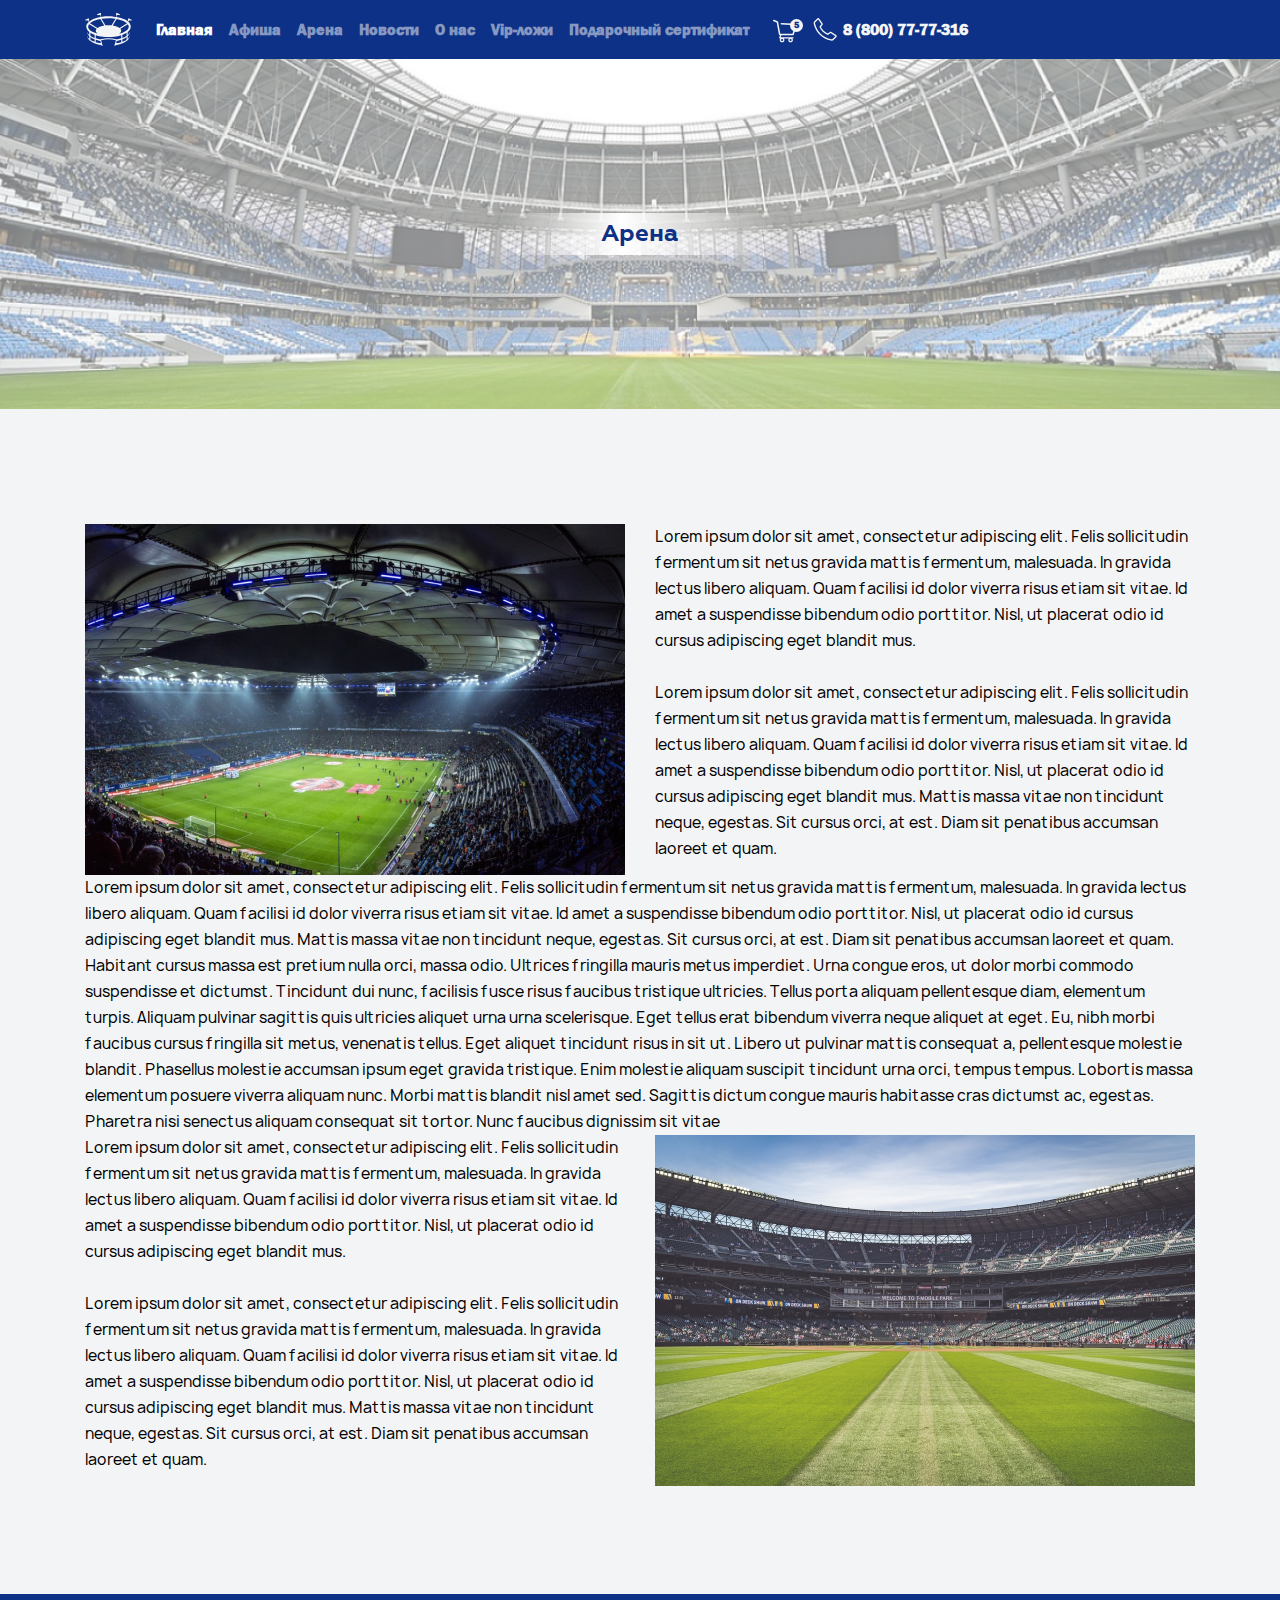
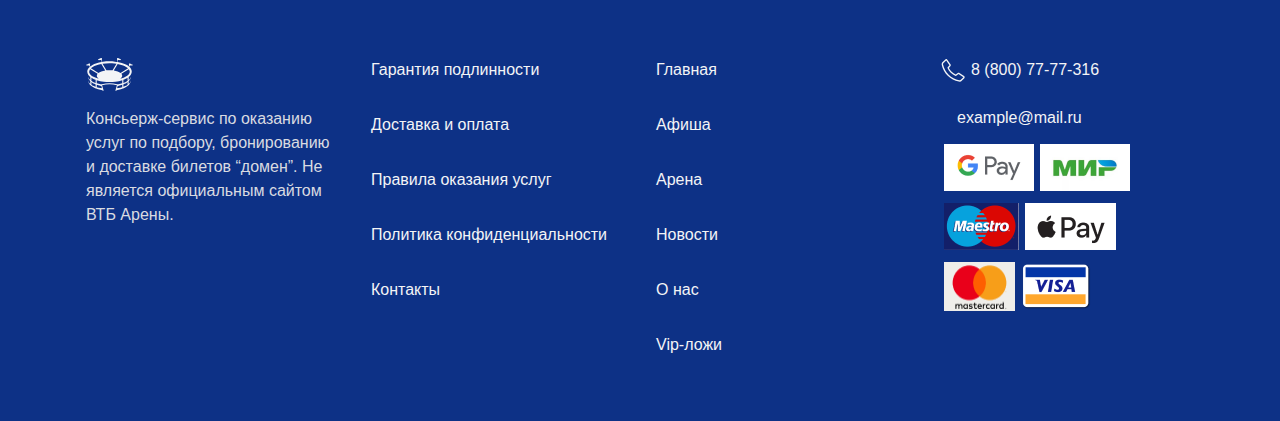
<file: arena.html>
<!DOCTYPE html>
<html lang="ru">

<head>
    <meta charset="UTF-8">
    <meta name="viewport" content="width=device-width, initial-scale=1.0">
    <!-- <link href="./bootstrap/css//bootstrap.css" rel="stylesheet"> -->
    <link rel="stylesheet" href="https://maxcdn.bootstrapcdn.com/bootstrap/4.0.0/css/bootstrap.min.css"
        integrity="sha384-Gn5384xqQ1aoWXA+058RXPxPg6fy4IWvTNh0E263XmFcJlSAwiGgFAW/dAiS6JXm" crossorigin="anonymous">
    <link href="./style.css" rel="stylesheet">
    <title>Document</title>
</head>

<body>
    <!-- HEADER-START -->
    <header class="header">
        <nav class="navbar navbar-expand-lg navbar-dark">
            <div class="container">
                <a class="navbar-brand" href="./index.html">
                    <img src="./static/logo.svg" alt="">
                </a>
                <button class="navbar-toggler" type="button" data-bs-toggle="collapse"
                    data-bs-target="#navbarSupportedContent" aria-controls="navbarSupportedContent"
                    aria-expanded="false" aria-label="Toggle navigation">
                    <span class="navbar-toggler-icon"></span>
                </button>
                <div class="collapse navbar-collapse" id="navbarSupportedContent">
                    <ul class="navbar-nav me-auto mb-2 mb-lg-0">
                        <li class="nav-item">
                            <a class="nav-link active" aria-current="page" href="./index.html">Главная</a>
                        </li>
                        <li class="nav-item">
                            <a class="nav-link" href="./afisha.html">Афиша</a>
                        </li>
                        <li class="nav-item">
                            <a class="nav-link" href="./arena.html">Арена</a>
                        </li>
                        <li class="nav-item">
                            <a class="nav-link" href="./news.html">Новости</a>
                        </li>
                        <li class="nav-item">
                            <a class="nav-link" href="./contacts.html">О нас</a>
                        </li>
                        <li class="nav-item">
                            <a class="nav-link" href="./vip.html">Vip-ложи</a>
                        </li>
                        <li class="nav-item">
                            <a class="nav-link" href="./gift.html">Подарочный сертификат</a>
                        </li>
                    </ul>
                    <div class="d-flex">
                        <a class="nav-link basket" href="./basket.html">
                            <img src="./static/basket.svg" alt="Корзина">
                            <span class="basket__count rounded-circle">
                                5
                            </span>
                        </a>
                        <p class="phone mb-0">
                            <img src="./static/phone.svg" alt="">
                            <span class="phone__legend">
                                8 (800) 77-77-316
                            </span>
                        </p>
                    </div>
                </div>
            </div>
        </nav>
    </header>
    <!-- HEADER-END -->
    <section class="content">
        <div class="container-fluid">
            <div class="row">
                <div class="col-xs-12 col-sm-12 p-0">
                    <div class="arena-img">
                        <div class="top-blanket">
                            <h1 class="arena-img__title m-0 pt-2 pb-2">Арена</h1>
                        </div>
                    </div>
                </div>
            </div>
        </div>
        <div class="container">
            <div class="arena-info">
                <div class="arena-info__container">
                    <div class="row">
                        <div class="col-xs-12 col-xl-6 col-lg-6">
                            <div class="arena-info__img">
                                <img src="./static/content/arena2.png" class="w-100" alt="">
                            </div>
                        </div>
                        <div class="col-xs-12 col-xl-6 col-lg-6">
                            <div class="arena-info__descrption--p1">
                                <p>
                                    Lorem ipsum dolor sit amet, consectetur adipiscing elit. Felis sollicitudin
                                    fermentum
                                    sit netus
                                    gravida mattis fermentum, malesuada. In gravida lectus libero aliquam. Quam facilisi
                                    id
                                    dolor
                                    viverra risus etiam sit vitae. Id amet a suspendisse bibendum odio porttitor. Nisl,
                                    ut
                                    placerat
                                    odio
                                    id cursus adipiscing eget blandit mus.
                                    <br>
                                    <br>
                                    Lorem ipsum dolor sit amet, consectetur adipiscing elit. Felis sollicitudin
                                    fermentum
                                    sit netus
                                    gravida mattis fermentum, malesuada. In gravida lectus libero aliquam. Quam facilisi
                                    id
                                    dolor
                                    viverra risus etiam sit vitae. Id amet a suspendisse bibendum odio porttitor. Nisl,
                                    ut
                                    placerat
                                    odio
                                    id cursus adipiscing eget blandit mus. Mattis massa vitae non tincidunt neque,
                                    egestas.
                                    Sit cursus orci, at est. Diam sit penatibus accumsan laoreet et quam.
                                </p>
                            </div>
                        </div>
                    </div>
                    <div class="row">
                        <div class="col-xs-12 col-lg-12 col-xl-12">
                            <div class="arena-info__descrption--p2">
                                <p>
                                    Lorem ipsum dolor sit amet, consectetur adipiscing elit. Felis sollicitudin
                                    fermentum
                                    sit
                                    netus
                                    gravida
                                    mattis fermentum, malesuada. In gravida lectus libero aliquam. Quam facilisi id
                                    dolor
                                    viverra risus
                                    etiam sit vitae. Id amet a suspendisse bibendum odio porttitor. Nisl, ut placerat
                                    odio
                                    id
                                    cursus
                                    adipiscing eget blandit mus. Mattis massa vitae non tincidunt neque, egestas.
                                    Sit cursus orci, at est. Diam sit penatibus accumsan laoreet et quam. Habitant
                                    cursus
                                    massa
                                    est
                                    pretium
                                    nulla orci, massa odio. Ultrices fringilla mauris metus imperdiet. Urna congue eros,
                                    ut
                                    dolor morbi
                                    commodo suspendisse et dictumst. Tincidunt dui nunc, facilisis fusce risus faucibus
                                    tristique
                                    ultricies.
                                    Tellus porta aliquam pellentesque diam, elementum turpis. Aliquam pulvinar sagittis
                                    quis
                                    ultricies
                                    aliquet urna urna scelerisque. Eget tellus erat bibendum viverra neque aliquet at
                                    eget.
                                    Eu,
                                    nibh
                                    morbi
                                    faucibus cursus fringilla sit metus, venenatis tellus. Eget aliquet tincidunt risus
                                    in
                                    sit
                                    ut.
                                    Libero ut
                                    pulvinar mattis consequat a, pellentesque molestie blandit.
                                    Phasellus molestie accumsan ipsum eget gravida tristique. Enim molestie aliquam
                                    suscipit
                                    tincidunt
                                    urna
                                    orci, tempus tempus. Lobortis massa elementum posuere viverra aliquam nunc. Morbi
                                    mattis
                                    blandit
                                    nisl
                                    amet sed. Sagittis dictum congue mauris habitasse cras dictumst ac, egestas.
                                    Pharetra
                                    nisi
                                    senectus
                                    aliquam consequat sit tortor.
                                    Nunc faucibus dignissim sit vitae
                                </p>
                            </div>
                        </div>
                    </div>
                    <div class="row">
                        <div class="col-xs-12 col-xl-6 col-lg-6">
                            <div class="arena-info__descrption--p3">
                                <p>
                                    Lorem ipsum dolor sit amet, consectetur adipiscing elit. Felis sollicitudin
                                    fermentum
                                    sit netus
                                    gravida mattis fermentum, malesuada. In gravida lectus libero aliquam. Quam facilisi
                                    id
                                    dolor
                                    viverra risus etiam sit vitae. Id amet a suspendisse bibendum odio porttitor. Nisl,
                                    ut
                                    placerat
                                    odio
                                    id cursus adipiscing eget blandit mus.
                                    <br>
                                    <br>
                                    Lorem ipsum dolor sit amet, consectetur adipiscing elit. Felis sollicitudin
                                    fermentum
                                    sit netus
                                    gravida mattis fermentum, malesuada. In gravida lectus libero aliquam. Quam
                                    facilisi
                                    id
                                    dolor
                                    viverra risus etiam sit vitae. Id amet a suspendisse bibendum odio porttitor.
                                    Nisl,
                                    ut
                                    placerat
                                    odio
                                    id cursus adipiscing eget blandit mus. Mattis massa vitae non tincidunt neque,
                                    egestas.
                                    Sit cursus orci, at est. Diam sit penatibus accumsan laoreet et quam.
                                </p>
                            </div>
                        </div>
                        <div class="col-xs-12 col-xl-6 col-lg-6">
                            <img src="./static/content/arena3.png" class="w-100" alt="">
                        </div>
                    </div>
                </div>
            </div>

        </div>
    </section>

    <!-- FOOTER START -->

    <footer class="footer">
        <div class="container">
            <div class="row gx-0 gy-0 py-5">
                <div class="col-xs-12 col-sm-12 col-md-12 col-lg-3 px-3">
                    <img class="my-3" src="./static/logo.svg" alt="">
                    <p class="footer__description m-0">
                        Консьерж-сервис по оказанию услуг по подбору, бронированию и доставке билетов “домен”.
                        Не является официальным сайтом ВТБ Арены.
                    </p>
                </div>
                <div class="col-xs-12 col-sm-6 col-md-4 col-lg-3 px-3">
                    <ul class="list-group">
                        <li class="list-group-item">
                            <a class="nav-link" href="./guarantee.html">
                                Гарантия подлинности
                            </a>
                        </li>
                        <li class="list-group-item">
                            <a class="nav-link" href="">
                                Доставка и оплата
                            </a>
                        </li>
                        <li class="list-group-item">
                            <a class="nav-link" href="">
                                Правила оказания услуг
                            </a>
                        </li>
                        <li class="list-group-item">
                            <a class="nav-link" href="">
                                Политика конфиденциальности
                            </a>
                        </li>
                        <li class="list-group-item">
                            <a href="./contacts.html" class="nav-link">
                                Контакты
                            </a>
                        </li>
                    </ul>
                </div>
                <div class="col-xs-12 col-sm-6 col-md-4 col-lg-3 px-3">
                    <ul class="list-group">
                        <li class="list-group-item">
                            <a class="nav-link" href="./index.html">
                                Главная
                            </a>
                        </li>
                        <li class="list-group-item">
                            <a class="nav-link" href="./afisha.html">
                                Афиша
                            </a>
                        </li>
                        <li class="list-group-item">
                            <a class="nav-link" href="./arena.html">
                                Арена
                            </a>
                        </li>
                        <li class="list-group-item">
                            <a class="nav-link" href="./news.html">
                                Новости
                            </a>
                        </li>
                        <li class="list-group-item">
                            <a class="nav-link" href="./contacts.html">
                                О нас
                            </a>
                        </li>
                        <li class="list-group-item">
                            <a class="nav-link" href="./vip.html">
                                Vip-ложи
                            </a>
                        </li>
                    </ul>
                </div>
                <div class="col-xs-12 col-sm-12 col-md-4 col-lg-3 px-3">
                    <p class="phone mb-0 py-3">
                        <img src="./static/phone.svg" alt="">
                        <span class="phone__legend">
                            8 (800) 77-77-316
                        </span>
                    </p>
                    <a class="nav-link" href="mailto:example@mail.ru">example@mail.ru</a>
                    <div class="pay-block">
                        <img src="./static/content/gpay.png" alt="">
                        <img src="./static/content/wpay.png" alt="">
                        <img src="./static/content/mopay.png" alt="">
                        <img src="./static/content/apay.png" alt="">
                        <img src="./static/content/mpay.png" alt="">
                        <img src="./static/content/vpay.png" alt="">
                    </div>
                </div>
            </div>
        </div>
    </footer>

    <!-- FOOTER END -->

    <script src="https://code.jquery.com/jquery-3.2.1.slim.min.js"
        integrity="sha384-KJ3o2DKtIkvYIK3UENzmM7KCkRr/rE9/Qpg6aAZGJwFDMVNA/GpGFF93hXpG5KkN"
        crossorigin="anonymous"></script>
    <script src="https://cdnjs.cloudflare.com/ajax/libs/popper.js/1.12.9/umd/popper.min.js"
        integrity="sha384-ApNbgh9B+Y1QKtv3Rn7W3mgPxhU9K/ScQsAP7hUibX39j7fakFPskvXusvfa0b4Q"
        crossorigin="anonymous"></script>
    <script src="https://maxcdn.bootstrapcdn.com/bootstrap/4.0.0/js/bootstrap.min.js"
        integrity="sha384-JZR6Spejh4U02d8jOt6vLEHfe/JQGiRRSQQxSfFWpi1MquVdAyjUar5+76PVCmYl"
        crossorigin="anonymous"></script>
</body>

</html>
</file>
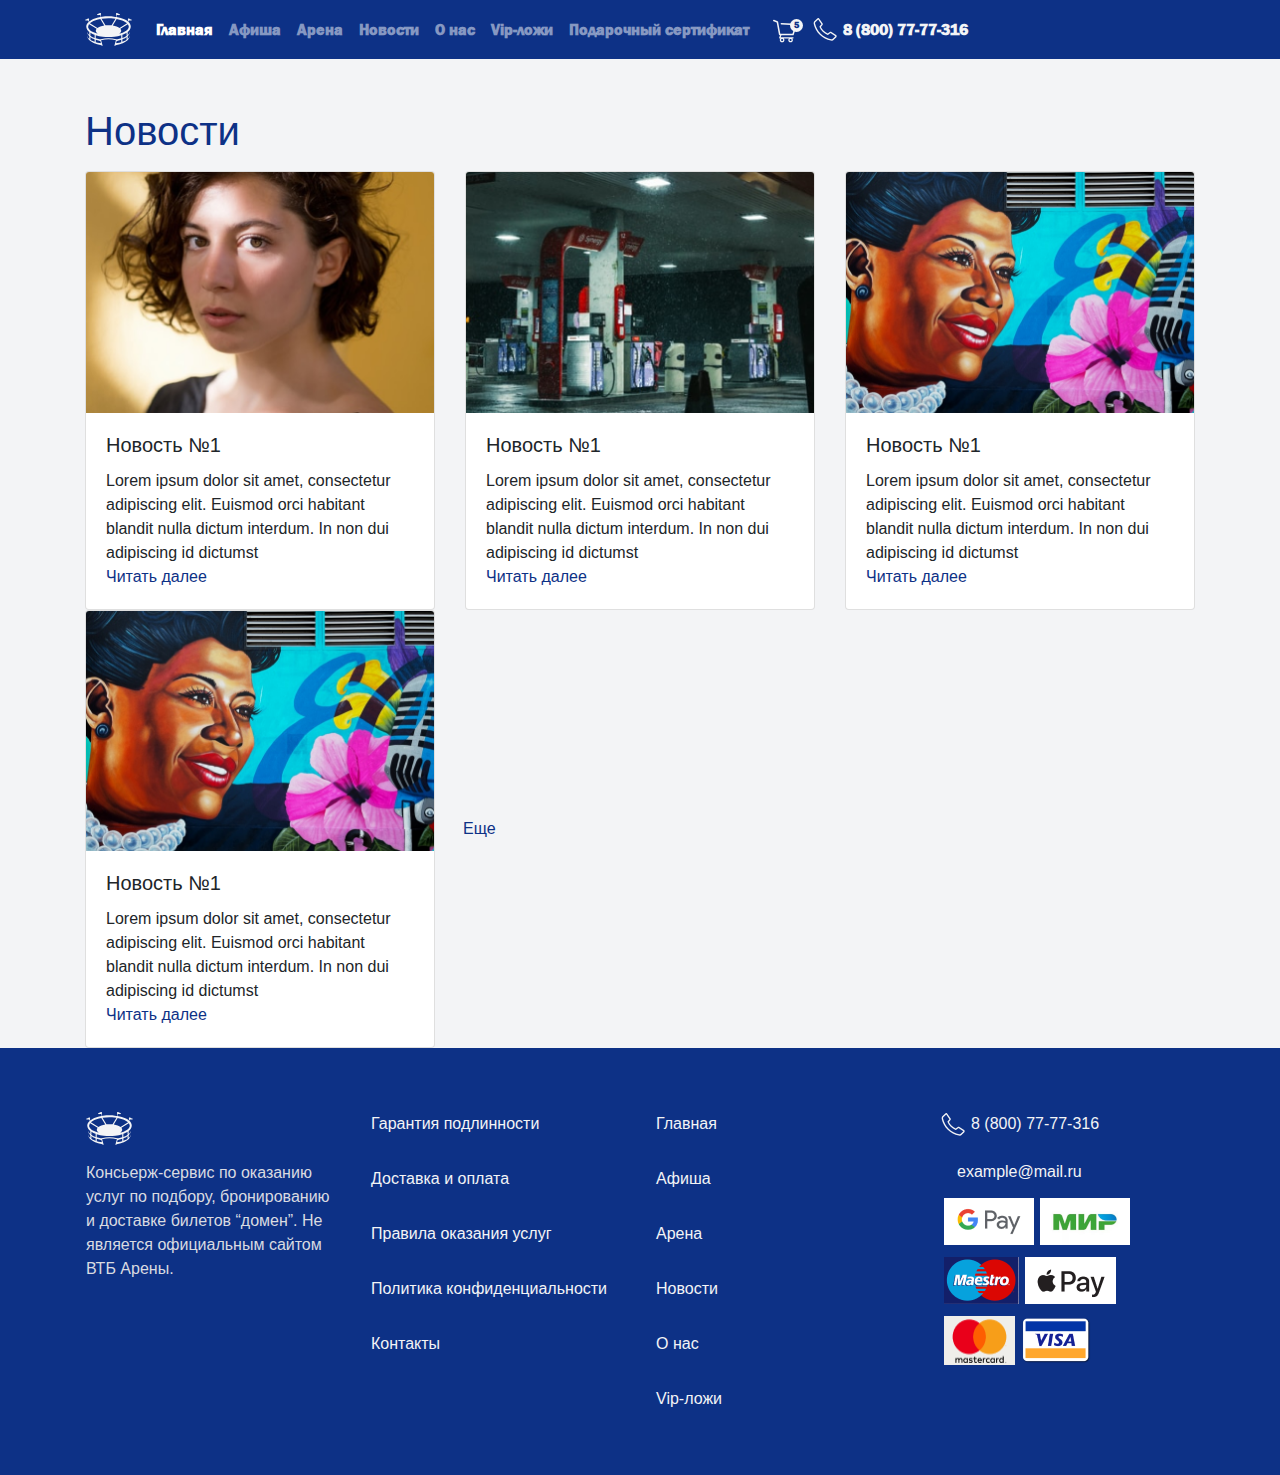
<file: authenticity.html>
<!DOCTYPE html>
<html lang="ru">

<head>
    <meta charset="UTF-8">
    <meta name="viewport" content="width=device-width, initial-scale=1.0">
    <link rel="stylesheet" href="https://maxcdn.bootstrapcdn.com/bootstrap/4.0.0/css/bootstrap.min.css"
        integrity="sha384-Gn5384xqQ1aoWXA+058RXPxPg6fy4IWvTNh0E263XmFcJlSAwiGgFAW/dAiS6JXm" crossorigin="anonymous">
    <link href="./style.css" rel="stylesheet">
    <title>Document</title>
</head>

<body>
    <!-- HEADER-START -->
    <header class="header">
        <nav class="navbar navbar-expand-lg navbar-dark">
            <div class="container">
                <a class="navbar-brand" href="./index.html">
                    <img src="./static/logo.svg" alt="">
                </a>
                <button class="navbar-toggler" type="button" data-bs-toggle="collapse"
                    data-bs-target="#navbarSupportedContent" aria-controls="navbarSupportedContent"
                    aria-expanded="false" aria-label="Toggle navigation">
                    <span class="navbar-toggler-icon"></span>
                </button>
                <div class="collapse navbar-collapse" id="navbarSupportedContent">
                    <ul class="navbar-nav me-auto mb-2 mb-lg-0">
                        <li class="nav-item">
                            <a class="nav-link active" aria-current="page" href="./index.html">Главная</a>
                        </li>
                        <li class="nav-item">
                            <a class="nav-link" href="./afisha.html">Афиша</a>
                        </li>
                        <li class="nav-item">
                            <a class="nav-link" href="./arena.html">Арена</a>
                        </li>
                        <li class="nav-item">
                            <a class="nav-link" href="./news.html">Новости</a>
                        </li>
                        <li class="nav-item">
                            <a class="nav-link" href="./contacts.html">О нас</a>
                        </li>
                        <li class="nav-item">
                            <a class="nav-link" href="./vip.html">Vip-ложи</a>
                        </li>
                        <li class="nav-item">
                            <a class="nav-link" href="./gift.html">Подарочный сертификат</a>
                        </li>
                    </ul>
                    <div class="d-flex">
                        <a class="nav-link basket" href="./basket.html">
                            <img src="./static/basket.svg" alt="Корзина">
                            <span class="basket__count rounded-circle">
                                5
                            </span>
                        </a>
                        <p class="phone mb-0">
                            <img src="./static/phone.svg" alt="">
                            <span class="phone__legend">
                                8 (800) 77-77-316
                            </span>
                        </p>
                    </div>
                </div>
            </div>
        </nav>
    </header>
    <!-- HEADER-END -->

    <section class="content">
        <div class="container">
            <h1 class="mt-5">Новости</h1>
            <div class="row gx-4 gy-4 mt-3">
                <div class="col-xs-12 col-sm-12 col-md-6 col-lg-6 col-xl-4">
                    <div class="card">
                        <img src="./static/content/news1.png" class="card-img-top" alt="...">
                        <div class="card-body">
                            <h5 class="card-title">Новость №1</h5>
                            <p class="card-text">Lorem ipsum dolor sit amet, consectetur adipiscing elit. Euismod orci
                                habitant blandit nulla dictum interdum. In non dui adipiscing id dictumst </p>
                            <a href="#" class="stretched-link">Читать далее</a>
                        </div>
                    </div>
                </div>
                <div class="col-xs-12 col-sm-12 col-md-6 col-lg-6 col-xl-4">
                    <div class="card">
                        <img src="./static/content/news2.png" class="card-img-top" alt="...">
                        <div class="card-body">
                            <h5 class="card-title">Новость №1</h5>
                            <p class="card-text">Lorem ipsum dolor sit amet, consectetur adipiscing elit. Euismod orci
                                habitant blandit nulla dictum interdum. In non dui adipiscing id dictumst </p>
                            <a href="#" class="stretched-link">Читать далее</a>
                        </div>
                    </div>
                </div>
                <div class="col-xs-12 col-sm-12 col-md-6 col-lg-6 col-xl-4">
                    <div class="card">
                        <img src="./static/content/news3.png" class="card-img-top" alt="...">
                        <div class="card-body">
                            <h5 class="card-title">Новость №1</h5>
                            <p class="card-text">Lorem ipsum dolor sit amet, consectetur adipiscing elit. Euismod orci
                                habitant blandit nulla dictum interdum. In non dui adipiscing id dictumst </p>
                            <a href="#" class="stretched-link">Читать далее</a>
                        </div>
                    </div>
                </div>
                <div class="col-xs-12 col-sm-12 col-md-6 col-lg-6 col-xl-4">
                    <div class="card">
                        <img src="./static/content/news3.png" class="card-img-top" alt="...">
                        <div class="card-body">
                            <h5 class="card-title">Новость №1</h5>
                            <p class="card-text">Lorem ipsum dolor sit amet, consectetur adipiscing elit. Euismod orci
                                habitant blandit nulla dictum interdum. In non dui adipiscing id dictumst </p>
                            <a href="#" class="stretched-link">Читать далее</a>
                        </div>
                    </div>
                </div>
                <button type="button" class="btn btn-link">Еще</button>
            </div>
        </div>
    </section>

    <!-- FOOTER START -->

    <footer class="footer">
        <div class="container">
            <div class="row gx-0 gy-0 py-5">
                <div class="col-xs-12 col-sm-12 col-md-12 col-lg-3 px-3">
                    <img class="my-3" src="./static/logo.svg" alt="">
                    <p class="footer__description m-0">
                        Консьерж-сервис по оказанию услуг по подбору, бронированию и доставке билетов “домен”.
                        Не является официальным сайтом ВТБ Арены.
                    </p>
                </div>
                <div class="col-xs-12 col-sm-6 col-md-4 col-lg-3 px-3">
                    <ul class="list-group">
                        <li class="list-group-item">
                            <a class="nav-link" href="./guarantee.html">
                                Гарантия подлинности
                            </a>
                        </li>
                        <li class="list-group-item">
                            <a class="nav-link" href="">
                                Доставка и оплата
                            </a>
                        </li>
                        <li class="list-group-item">
                            <a class="nav-link" href="">
                                Правила оказания услуг
                            </a>
                        </li>
                        <li class="list-group-item">
                            <a class="nav-link" href="">
                                Политика конфиденциальности
                            </a>
                        </li>
                        <li class="list-group-item">
                            <a href="./contacts.html" class="nav-link">
                                Контакты
                            </a>
                        </li>
                    </ul>
                </div>
                <div class="col-xs-12 col-sm-6 col-md-4 col-lg-3 px-3">
                    <ul class="list-group">
                        <li class="list-group-item">
                            <a class="nav-link" href="./index.html">
                                Главная
                            </a>
                        </li>
                        <li class="list-group-item">
                            <a class="nav-link" href="./afisha.html">
                                Афиша
                            </a>
                        </li>
                        <li class="list-group-item">
                            <a class="nav-link" href="./arena.html">
                                Арена
                            </a>
                        </li>
                        <li class="list-group-item">
                            <a class="nav-link" href="./news.html">
                                Новости
                            </a>
                        </li>
                        <li class="list-group-item">
                            <a class="nav-link" href="./contacts.html">
                                О нас
                            </a>
                        </li>
                        <li class="list-group-item">
                            <a class="nav-link" href="./vip.html">
                                Vip-ложи
                            </a>
                        </li>
                    </ul>
                </div>
                <div class="col-xs-12 col-sm-12 col-md-4 col-lg-3 px-3">
                    <p class="phone mb-0 py-3">
                        <img src="./static/phone.svg" alt="">
                        <span class="phone__legend">
                            8 (800) 77-77-316
                        </span>
                    </p>
                    <a class="nav-link" href="mailto:example@mail.ru">example@mail.ru</a>
                    <div class="pay-block">
                        <img src="./static/content/gpay.png" alt="">
                        <img src="./static/content/wpay.png" alt="">
                        <img src="./static/content/mopay.png" alt="">
                        <img src="./static/content/apay.png" alt="">
                        <img src="./static/content/mpay.png" alt="">
                        <img src="./static/content/vpay.png" alt="">
                    </div>
                </div>
            </div>
        </div>
    </footer>

    <!-- FOOTER END -->

    <script src="https://code.jquery.com/jquery-3.2.1.slim.min.js"
        integrity="sha384-KJ3o2DKtIkvYIK3UENzmM7KCkRr/rE9/Qpg6aAZGJwFDMVNA/GpGFF93hXpG5KkN"
        crossorigin="anonymous"></script>
    <script src="https://cdnjs.cloudflare.com/ajax/libs/popper.js/1.12.9/umd/popper.min.js"
        integrity="sha384-ApNbgh9B+Y1QKtv3Rn7W3mgPxhU9K/ScQsAP7hUibX39j7fakFPskvXusvfa0b4Q"
        crossorigin="anonymous"></script>
    <script src="https://maxcdn.bootstrapcdn.com/bootstrap/4.0.0/js/bootstrap.min.js"
        integrity="sha384-JZR6Spejh4U02d8jOt6vLEHfe/JQGiRRSQQxSfFWpi1MquVdAyjUar5+76PVCmYl"
        crossorigin="anonymous"></script>
</body>

</html>
</file>
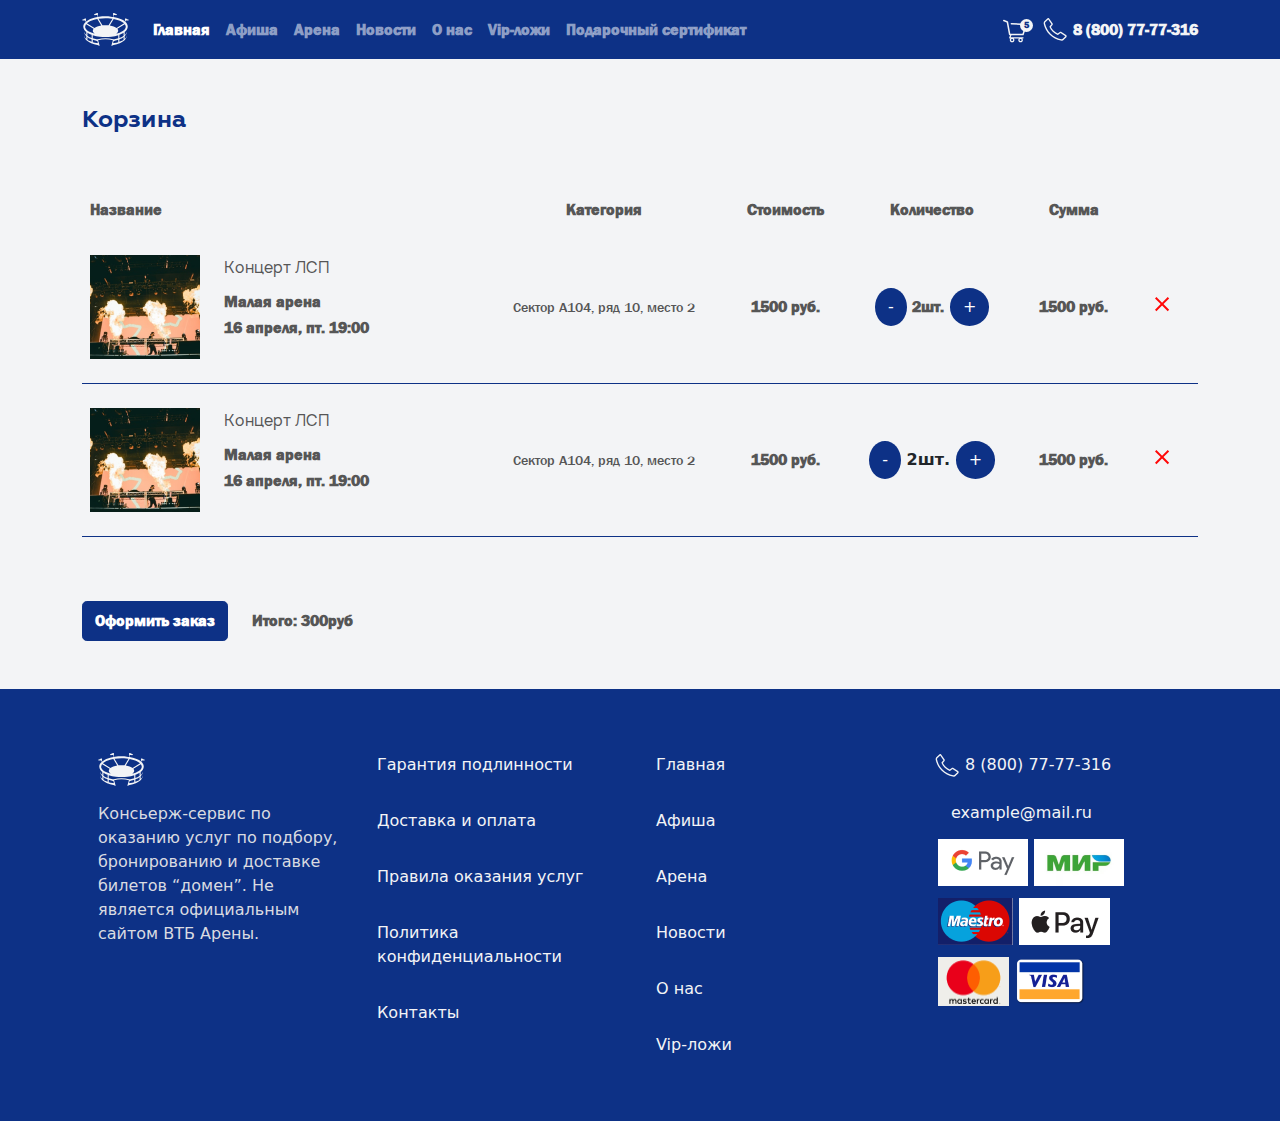
<file: basket.html>
<!DOCTYPE html>
<html lang="ru">

<head>
    <meta charset="UTF-8">
    <meta name="viewport" content="width=device-width, initial-scale=1.0">
    <link href="./bootstrap/css//bootstrap.css" rel="stylesheet">
    <link href="./style.css" rel="stylesheet">
    <title>Document</title>
</head>

<body>
    <!-- HEADER-START -->
    <header class="header">
        <nav class="navbar navbar-expand-lg navbar-dark">
            <div class="container">
                <a class="navbar-brand" href="./index.html">
                    <img src="./static/logo.svg" alt="">
                </a>
                <button class="navbar-toggler" type="button" data-bs-toggle="collapse"
                    data-bs-target="#navbarSupportedContent" aria-controls="navbarSupportedContent"
                    aria-expanded="false" aria-label="Toggle navigation">
                    <span class="navbar-toggler-icon"></span>
                </button>
                <div class="collapse navbar-collapse" id="navbarSupportedContent">
                    <ul class="navbar-nav me-auto mb-2 mb-lg-0">
                        <li class="nav-item">
                            <a class="nav-link active" aria-current="page" href="./index.html">Главная</a>
                        </li>
                        <li class="nav-item">
                            <a class="nav-link" href="./afisha.html">Афиша</a>
                        </li>
                        <li class="nav-item">
                            <a class="nav-link" href="./arena.html">Арена</a>
                        </li>
                        <li class="nav-item">
                            <a class="nav-link" href="./news.html">Новости</a>
                        </li>
                        <li class="nav-item">
                            <a class="nav-link" href="./contacts.html">О нас</a>
                        </li>
                        <li class="nav-item">
                            <a class="nav-link" href="./vip.html">Vip-ложи</a>
                        </li>
                        <li class="nav-item">
                            <a class="nav-link" href="./gift.html">Подарочный сертификат</a>
                        </li>
                    </ul>
                    <div class="d-flex">
                        <a class="nav-link basket" href="./basket.html">
                            <img src="./static/basket.svg" alt="Корзина">
                            <span class="basket__count rounded-circle">
                                5
                            </span>
                        </a>
                        <p class="phone mb-0">
                            <img src="./static/phone.svg" alt="">
                            <span class="phone__legend">
                                8 (800) 77-77-316
                            </span>
                        </p>
                    </div>
                </div>
            </div>
        </nav>
    </header>
    <!-- HEADER-END -->

    <section class="content">
        <div class="container">
            <div class="row my-5">
                <div class="col-xs-12 col-sm-12">
                    <h1 class="basket--main-title">
                        Корзина
                    </h1>
                </div>
            </div>
            <div class="row my-5">
                <div class="col-xs-12 col-sm-12 overflow-auto">
                    <table class="table basket-table">
                        <thead>
                            <tr>
                                <th class="basket--col-title" scope="col">Название</th>
                                <th class="basket--col-title text-center" scope="col">Категория</th>
                                <th class="basket--col-title text-center" scope="col">Стоимость</th>
                                <th class="basket--col-title text-center" scope="col">Количество</th>
                                <th class="basket--col-title text-center" scope="col">Сумма</th>
                                <th class="basket--col-title text-center" scope="col"></th>
                            </tr>
                        </thead>
                        <tbody>
                            <tr>
                                <th class="align-middle py-4">
                                    <div class="d-flex">
                                        <img src="./static/content/basket.png" alt="">
                                        <div class="d-flex flex-column mx-4">
                                            <h5 class="basket--product-title fw-normal">Концерт ЛСП</h5>
                                            <span class="basket--product-extra-info fw-bold">Малая арена</span>
                                            <span class="basket--product-extra-info fw-bold">16 апреля, пт. 19:00</span>
                                        </div>
                                    </div>
                                </th>
                                <td class="align-middle py-4 text-center basket--place-title">Сектор А104, ряд 10, место
                                    2</td>
                                <th class="align-middle py-4 text-center basket--product-extra-info">1500 руб.</th>
                                <th class="align-middle py-4 text-center">
                                    <div class="basket-table__count">
                                        <button class="btn rounded-circle">-</button>
                                        <span class="basket--product-extra-info">2шт.</span>
                                        <button class="btn rounded-circle">+</button>
                                    </div>
                                    <div class="basket-table__count--mobile">
                                        <span class="basket--product-extra-info">2шт.</span>
                                        <div>
                                            <button class="btn rounded-circle">-</button>
                                            <button class="btn rounded-circle">+</button>
                                        </div>
                                    </div>
                                </th>
                                <th class="align-middle py-4 text-center basket--product-extra-info">1500 руб.</th>
                                <td class="align-middle py-4 text-center">
                                    <button class="btn bg-transparent">
                                        <img class="align-baseline" src="./static/remove.svg" alt="">
                                    </button>
                                </td>
                            </tr>
                            <tr>
                                <th class="align-middle py-4">
                                    <div class="d-flex">
                                        <img src="./static/content/basket.png" alt="">
                                        <div class="d-flex flex-column mx-4">
                                            <h5 class="basket--product-title fw-normal">Концерт ЛСП</h5>
                                            <span class="basket--product-extra-info fw-bold">Малая арена</span>
                                            <span class="basket--product-extra-info fw-bold">16 апреля, пт. 19:00</span>
                                        </div>
                                    </div>
                                </th>
                                <td class="align-middle py-4 text-center basket--place-title">Сектор А104, ряд 10, место
                                    2</td>
                                <th class="align-middle py-4 text-center basket--product-extra-info">1500 руб.</th>
                                <th class="align-middle py-4 text-center">
                                    <div class="basket-table__count">
                                        <button class="btn rounded-circle">-</button>
                                        <span>2шт.</span>
                                        <button class="btn rounded-circle">+</button>
                                    </div>
                                    <div class="basket-table__count--mobile">
                                        <span>2шт.</span>
                                        <div>
                                            <button class="btn rounded-circle">-</button>
                                            <button class="btn rounded-circle">+</button>
                                        </div>
                                    </div>
                                </th>
                                <th class="align-middle py-4 text-center basket--product-extra-info">1500 руб.</th>
                                <td class="align-middle py-4 text-center">
                                    <button class="btn bg-transparent">
                                        <img class="align-baseline" src="./static/remove.svg" alt="">
                                    </button>
                                </td>
                            </tr>
                        </tbody>
                    </table>
                </div>
            </div>
            <div class="row my-5">
                <div class="col-xs-12 col-sm-12">
                    <div class="d-flex">
                        <a class="btn btn-primary basket--btn-title" href="">Оформить заказ</a>
                        <span class="align-self-center mx-4 fw-bold basket--product-extra-info">Итого: 300руб</span>
                    </div>
                </div>
            </div>
        </div>
    </section>

    <!-- FOOTER START -->

    <footer class="footer">
        <div class="container">
            <div class="row gx-0 gy-0 py-5">
                <div class="col-xs-12 col-sm-12 col-md-12 col-lg-3 px-3">
                    <img class="my-3" src="./static/logo.svg" alt="">
                    <p class="footer__description m-0">
                        Консьерж-сервис по оказанию услуг по подбору, бронированию и доставке билетов “домен”.
                        Не является официальным сайтом ВТБ Арены.
                    </p>
                </div>
                <div class="col-xs-12 col-sm-6 col-md-4 col-lg-3 px-3">
                    <ul class="list-group">
                        <li class="list-group-item">
                            <a class="nav-link" href="./guarantee.html">
                                Гарантия подлинности
                            </a>
                        </li>
                        <li class="list-group-item">
                            <a class="nav-link" href="">
                                Доставка и оплата
                            </a>
                        </li>
                        <li class="list-group-item">
                            <a class="nav-link" href="">
                                Правила оказания услуг
                            </a>
                        </li>
                        <li class="list-group-item">
                            <a class="nav-link" href="">
                                Политика конфиденциальности
                            </a>
                        </li>
                        <li class="list-group-item">
                            <a href="./contacts.html" class="nav-link">
                                Контакты
                            </a>
                        </li>
                    </ul>
                </div>
                <div class="col-xs-12 col-sm-6 col-md-4 col-lg-3 px-3">
                    <ul class="list-group">
                        <li class="list-group-item">
                            <a class="nav-link" href="./index.html">
                                Главная
                            </a>
                        </li>
                        <li class="list-group-item">
                            <a class="nav-link" href="./afisha.html">
                                Афиша
                            </a>
                        </li>
                        <li class="list-group-item">
                            <a class="nav-link" href="./arena.html">
                                Арена
                            </a>
                        </li>
                        <li class="list-group-item">
                            <a class="nav-link" href="./news.html">
                                Новости
                            </a>
                        </li>
                        <li class="list-group-item">
                            <a class="nav-link" href="./contacts.html">
                                О нас
                            </a>
                        </li>
                        <li class="list-group-item">
                            <a class="nav-link" href="./vip.html">
                                Vip-ложи
                            </a>
                        </li>
                    </ul>
                </div>
                <div class="col-xs-12 col-sm-12 col-md-4 col-lg-3 px-3">
                    <p class="phone mb-0 py-3">
                        <img src="./static/phone.svg" alt="">
                        <span class="phone__legend">
                            8 (800) 77-77-316
                        </span>
                    </p>
                    <a class="nav-link" href="mailto:example@mail.ru">example@mail.ru</a>
                    <div class="pay-block">
                        <img src="./static/content/gpay.png" alt="">
                        <img src="./static/content/wpay.png" alt="">
                        <img src="./static/content/mopay.png" alt="">
                        <img src="./static/content/apay.png" alt="">
                        <img src="./static/content/mpay.png" alt="">
                        <img src="./static/content/vpay.png" alt="">
                    </div>
                </div>
            </div>
        </div>
    </footer>

    <!-- FOOTER END -->
    <script src="./bootstrap/js/bootstrap.js"></script>
</body>

</html>
</file>
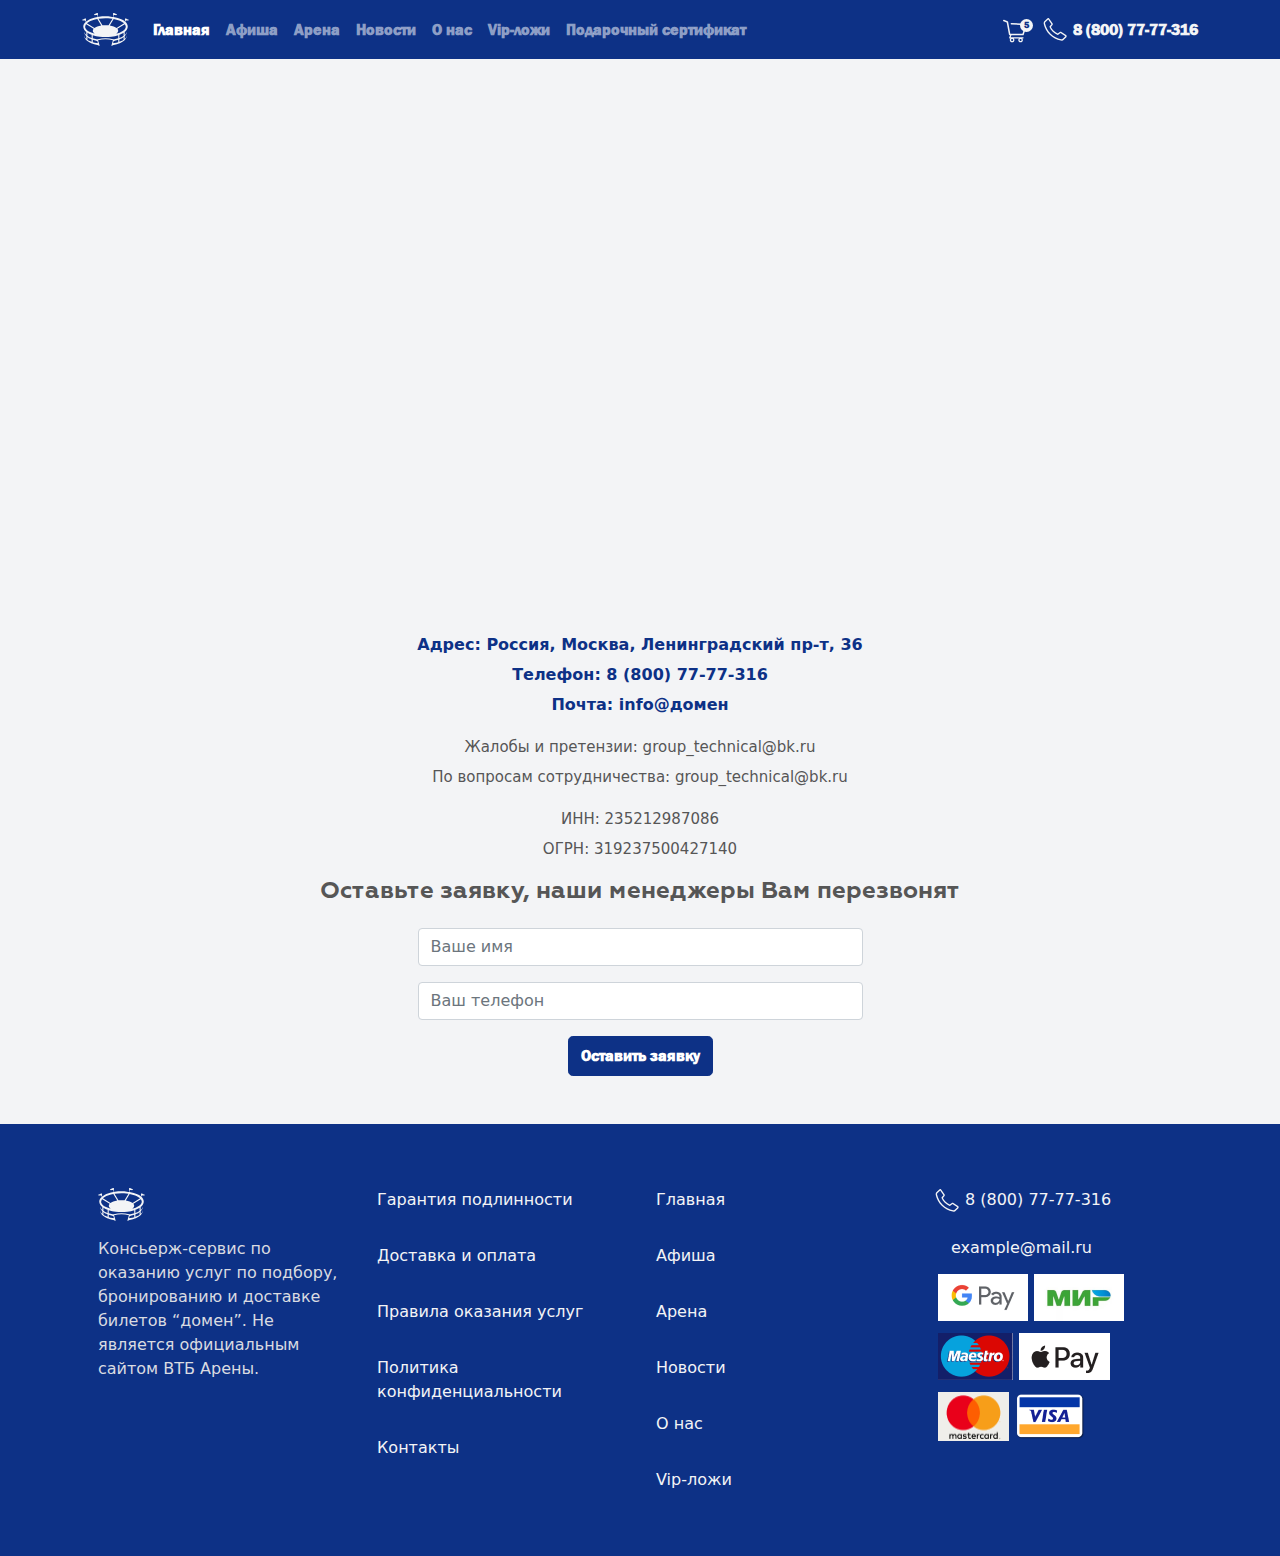
<file: contacts.html>
<!DOCTYPE html>
<html lang="ru">

<head>
    <meta charset="UTF-8">
    <meta name="viewport" content="width=device-width, initial-scale=1.0">
    <link href="./bootstrap/css//bootstrap.css" rel="stylesheet">
    <link href="./style.css" rel="stylesheet">
    <title>Document</title>
</head>

<body>
    <!-- HEADER-START -->
    <header class="header">
        <nav class="navbar navbar-expand-lg navbar-dark">
            <div class="container">
                <a class="navbar-brand" href="./index.html">
                    <img src="./static/logo.svg" alt="">
                </a>
                <button class="navbar-toggler" type="button" data-bs-toggle="collapse"
                    data-bs-target="#navbarSupportedContent" aria-controls="navbarSupportedContent"
                    aria-expanded="false" aria-label="Toggle navigation">
                    <span class="navbar-toggler-icon"></span>
                </button>
                <div class="collapse navbar-collapse" id="navbarSupportedContent">
                    <ul class="navbar-nav me-auto mb-2 mb-lg-0">
                        <li class="nav-item">
                            <a class="nav-link active" aria-current="page" href="./index.html">Главная</a>
                        </li>
                        <li class="nav-item">
                            <a class="nav-link" href="./afisha.html">Афиша</a>
                        </li>
                        <li class="nav-item">
                            <a class="nav-link" href="./arena.html">Арена</a>
                        </li>
                        <li class="nav-item">
                            <a class="nav-link" href="./news.html">Новости</a>
                        </li>
                        <li class="nav-item">
                            <a class="nav-link" href="./contacts.html">О нас</a>
                        </li>
                        <li class="nav-item">
                            <a class="nav-link" href="./vip.html">Vip-ложи</a>
                        </li>
                        <li class="nav-item">
                            <a class="nav-link" href="./gift.html">Подарочный сертификат</a>
                        </li>
                    </ul>
                    <div class="d-flex">
                        <a class="nav-link basket" href="./basket.html">
                            <img src="./static/basket.svg" alt="Корзина">
                            <span class="basket__count rounded-circle">
                                5
                            </span>
                        </a>
                        <p class="phone mb-0">
                            <img src="./static/phone.svg" alt="">
                            <span class="phone__legend">
                                8 (800) 77-77-316
                            </span>
                        </p>
                    </div>
                </div>
            </div>
        </nav>
    </header>
    <!-- HEADER-END -->

    <section class="content">
        <div class="container-fluid">
            <div class="row">
                <div class="col p-0">
                    <iframe class="ratio"
                        src="https://www.google.com/maps/embed?pb=!1m16!1m12!1m3!1d2243.1112025711104!2d37.55737246593199!3d55.7913069305636!2m3!1f0!2f0!3f0!3m2!1i1024!2i768!4f13.1!2m1!1z0JLQotCRINCw0YDQtdC90LAg0LrQsNGA0YLQsA!5e0!3m2!1sru!2sru!4v1616351299791!5m2!1sru!2sru"
                        width="600" height="550" style="border:0;" allowfullscreen="" loading="lazy">
                    </iframe>
                </div>
            </div>
        </div>
        <div class="container">
            <div class="row">
                <div class="col">
                    <div class="contacts-address">
                        <span class="contacts-address__item">
                            Адрес: Россия, Москва, Ленинградский пр-т, 36
                        </span>
                        <span class="contacts-address__item">
                            Телефон: 8 (800) 77-77-316
                        </span>
                        <span class="contacts-address__item">
                            Почта: info@домен
                        </span>
                    </div>
                </div>
            </div>
            <div class="row">
                <div class="col">
                    <div class="contacts-extra-info">
                        <span class="contacts-extra-info__item">
                            Жалобы и претензии: group_technical@bk.ru
                        </span>
                        <span class="contacts-extra-info__item">
                            По вопросам сотрудничества: group_technical@bk.ru
                        </span>
                    </div>
                </div>
            </div>
            <div class="row">
                <div class="col">
                    <div class="contacts-extra-info">
                        <span class="contacts-extra-info__item">
                            ИНН: 235212987086
                        </span>
                        <span class="contacts-extra-info__item">
                            ОГРН: 319237500427140
                        </span>
                    </div>
                </div>
            </div>
            <div class="row my-3">
                <div class="col">
                    <h3 class="text-center title--response">
                        Оставьте заявку, наши менеджеры Вам перезвонят
                    </h3>
                </div>
            </div>
            <div class="row mb-5">
                <div class="col">
                    <form class="d-flex flex-column mx-auto form mw-100 form-gift">
                        <div class="mb-3">
                            <input type="text" placeholder="Ваше имя" class="form-control" id="exampleInputEmail1"
                                aria-describedby="emailHelp">
                        </div>
                        <div class="mb-3">
                            <input type="tel" placeholder="Ваш телефон" class="form-control" id="exampleInputPassword1">
                        </div>
                        <button type="submit" class="btn btn-primary form-gift__btn">Оставить заявку</button>
                    </form>
                </div>
            </div>
        </div>
    </section>

    <!-- FOOTER START -->

    <footer class="footer">
        <div class="container">
            <div class="row gx-0 gy-0 py-5">
                <div class="col-xs-12 col-sm-12 col-md-12 col-lg-3 px-3">
                    <img class="my-3" src="./static/logo.svg" alt="">
                    <p class="footer__description m-0">
                        Консьерж-сервис по оказанию услуг по подбору, бронированию и доставке билетов “домен”.
                        Не является официальным сайтом ВТБ Арены.
                    </p>
                </div>
                <div class="col-xs-12 col-sm-6 col-md-4 col-lg-3 px-3">
                    <ul class="list-group">
                        <li class="list-group-item">
                            <a class="nav-link" href="./guarantee.html">
                                Гарантия подлинности
                            </a>
                        </li>
                        <li class="list-group-item">
                            <a class="nav-link" href="">
                                Доставка и оплата
                            </a>
                        </li>
                        <li class="list-group-item">
                            <a class="nav-link" href="">
                                Правила оказания услуг
                            </a>
                        </li>
                        <li class="list-group-item">
                            <a class="nav-link" href="">
                                Политика конфиденциальности
                            </a>
                        </li>
                        <li class="list-group-item">
                            <a href="./contacts.html" class="nav-link">
                                Контакты
                            </a>
                        </li>
                    </ul>
                </div>
                <div class="col-xs-12 col-sm-6 col-md-4 col-lg-3 px-3">
                    <ul class="list-group">
                        <li class="list-group-item">
                            <a class="nav-link" href="./index.html">
                                Главная
                            </a>
                        </li>
                        <li class="list-group-item">
                            <a class="nav-link" href="./afisha.html">
                                Афиша
                            </a>
                        </li>
                        <li class="list-group-item">
                            <a class="nav-link" href="./arena.html">
                                Арена
                            </a>
                        </li>
                        <li class="list-group-item">
                            <a class="nav-link" href="./news.html">
                                Новости
                            </a>
                        </li>
                        <li class="list-group-item">
                            <a class="nav-link" href="./contacts.html">
                                О нас
                            </a>
                        </li>
                        <li class="list-group-item">
                            <a class="nav-link" href="./vip.html">
                                Vip-ложи
                            </a>
                        </li>
                    </ul>
                </div>
                <div class="col-xs-12 col-sm-12 col-md-4 col-lg-3 px-3">
                    <p class="phone mb-0 py-3">
                        <img src="./static/phone.svg" alt="">
                        <span class="phone__legend">
                            8 (800) 77-77-316
                        </span>
                    </p>
                    <a class="nav-link" href="mailto:example@mail.ru">example@mail.ru</a>
                    <div class="pay-block">
                        <img src="./static/content/gpay.png" alt="">
                        <img src="./static/content/wpay.png" alt="">
                        <img src="./static/content/mopay.png" alt="">
                        <img src="./static/content/apay.png" alt="">
                        <img src="./static/content/mpay.png" alt="">
                        <img src="./static/content/vpay.png" alt="">
                    </div>
                </div>
            </div>
        </div>
    </footer>

    <!-- FOOTER END -->
    <script src="./bootstrap/js/bootstrap.js"></script>
</body>

</html>
</file>
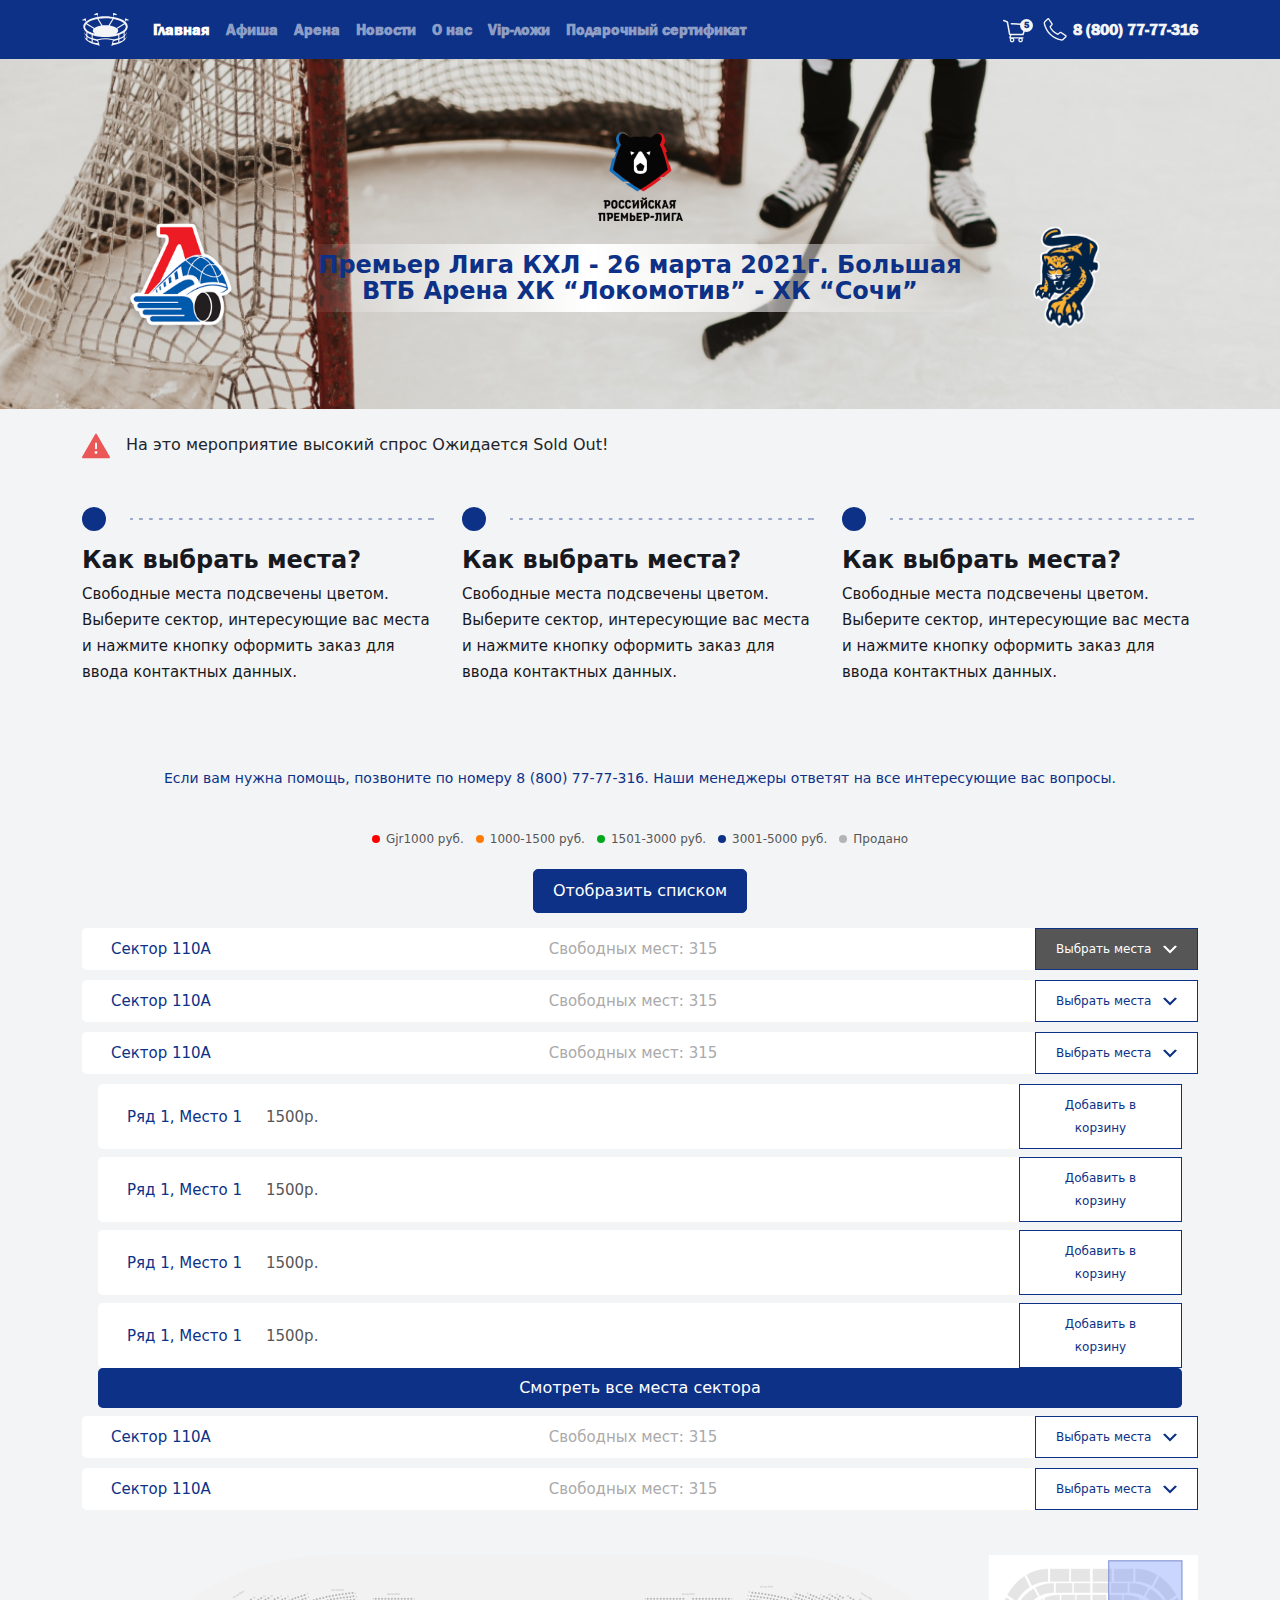
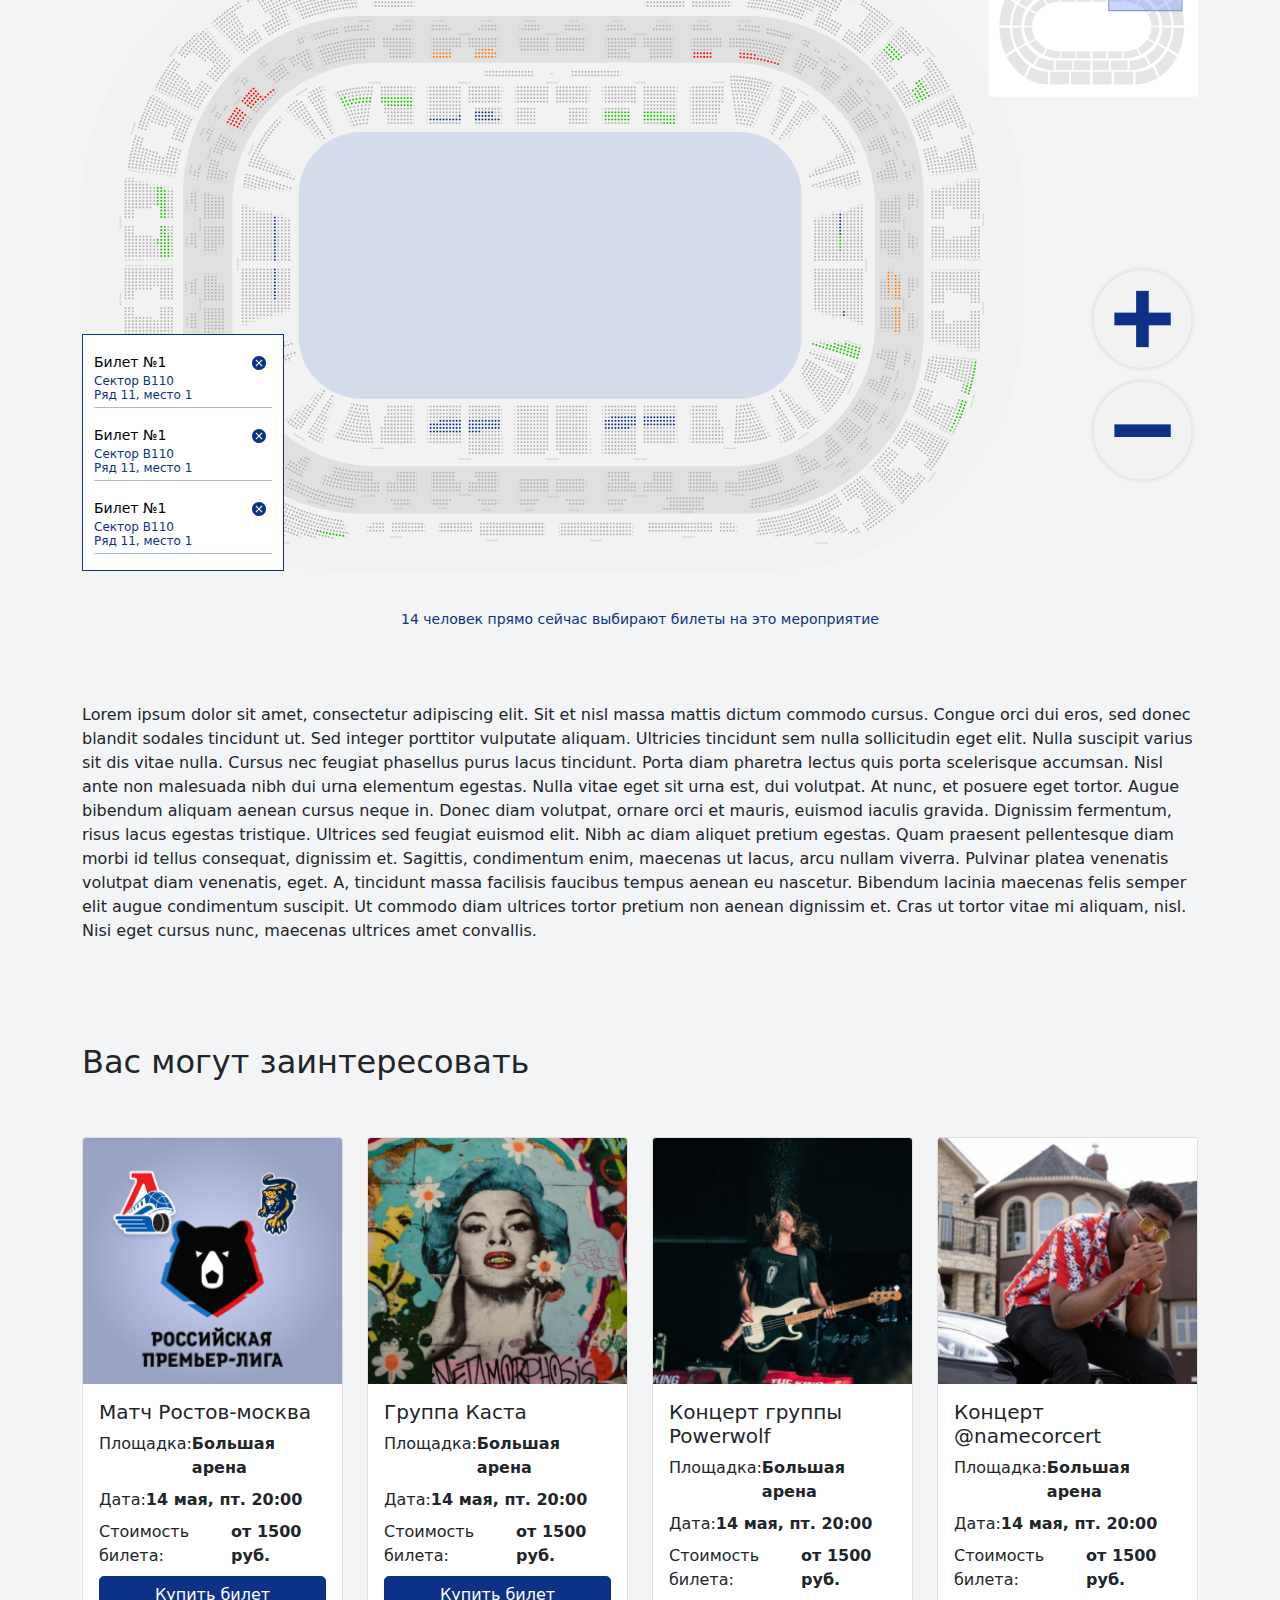
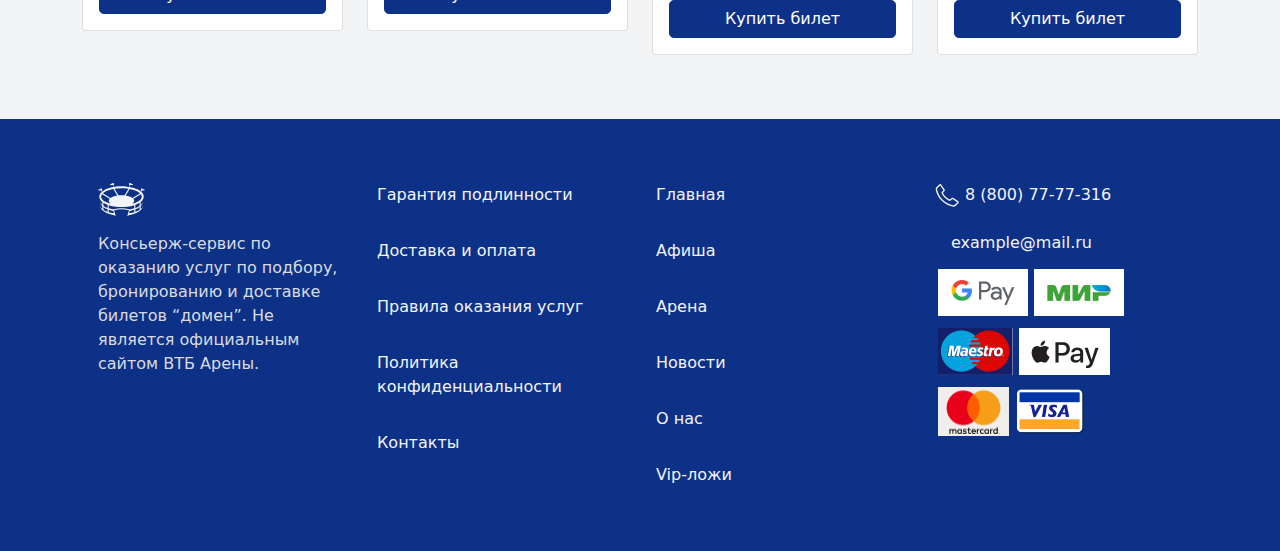
<file: event.html>
<!DOCTYPE html>
<html lang="en">

<head>
    <meta charset="UTF-8">
    <meta name="viewport" content="width=device-width, initial-scale=1.0">
    <link href="./bootstrap/css//bootstrap.css" rel="stylesheet">
    <link href="./style.css" rel="stylesheet">
    <title>Услуга</title>
</head>

<body>
    <header class="header">
        <nav class="navbar navbar-expand-lg navbar-dark">
            <div class="container">
                <a class="navbar-brand" href="./index.html">
                    <img src="./static/logo.svg" alt="">
                </a>
                <button class="navbar-toggler" type="button" data-bs-toggle="collapse"
                    data-bs-target="#navbarSupportedContent" aria-controls="navbarSupportedContent"
                    aria-expanded="false" aria-label="Toggle navigation">
                    <span class="navbar-toggler-icon"></span>
                </button>
                <div class="collapse navbar-collapse" id="navbarSupportedContent">
                    <ul class="navbar-nav me-auto mb-2 mb-lg-0">
                        <li class="nav-item">
                            <a class="nav-link active" aria-current="page" href="./index.html">Главная</a>
                        </li>
                        <li class="nav-item">
                            <a class="nav-link" href="./afisha.html">Афиша</a>
                        </li>
                        <li class="nav-item">
                            <a class="nav-link" href="./arena.html">Арена</a>
                        </li>
                        <li class="nav-item">
                            <a class="nav-link" href="./news.html">Новости</a>
                        </li>
                        <li class="nav-item">
                            <a class="nav-link" href="./contacts.html">О нас</a>
                        </li>
                        <li class="nav-item">
                            <a class="nav-link" href="./vip.html">Vip-ложи</a>
                        </li>
                        <li class="nav-item">
                            <a class="nav-link" href="./gift.html">Подарочный сертификат</a>
                        </li>
                    </ul>
                    <div class="d-flex">
                        <a class="nav-link basket" href="./basket.html">
                            <img src="./static/basket.svg" alt="Корзина">
                            <span class="basket__count rounded-circle">
                                5
                            </span>
                        </a>
                        <p class="phone mb-0">
                            <img src="./static/phone.svg" alt="">
                            <span class="phone__legend">
                                8 (800) 77-77-316
                            </span>
                        </p>
                    </div>
                </div>
            </div>
        </nav>
    </header>

    <main>
        <section class="content event">
            <div class="container-fluid">
                <div class="row">
                    <div class="col-xs-12 col-sm-12 p-0">
                        <div class="event-img--mobile">
                            <div class="event-img--mobile__top">
                                <img src="./static/content/loco.png" alt="">
                                <img src="./static/content/bear.png" alt="">
                                <img src="./static/content/tiger.png" alt="">
                            </div>
                            <div class="event-img--mobile__body">
                                <h1 class="event-img__title">
                                    Премьер Лига КХЛ - 26 марта 2021г.
                                    Большая
                                    ВТБ Арена
                                    ХК “Локомотив” - ХК “Сочи”
                                </h1>
                            </div>
                        </div>
                        <div class="event-img">
                            <div class="row">
                                <div class="col-sm-12">
                                    <img src="./static/content/bear.png" alt="">
                                </div>
                            </div>
                            <div class="row mx-0">
                                <div class="col-sm-2">
                                    <img src="./static/content/loco.png" alt="">
                                </div>
                                <div class="col-sm-8 d-flex align-items-center">
                                    <h1 class="event-img__title m-0 pt-2 pb-2">Премьер Лига КХЛ - 26 марта 2021г.
                                        Большая
                                        ВТБ Арена
                                        ХК “Локомотив” - ХК “Сочи”
                                    </h1>
                                </div>
                                <div class="col-sm-2">
                                    <img src="./static/content/tiger.png" alt="">
                                </div>
                            </div>
                        </div>
                    </div>
                </div>
            </div>
            <div class="container">
                <div class="row mt-4 mb-5">
                    <div class="col">
                        <div class="d-flex">
                            <img src="./static/warning.svg" alt="">
                            <span class="mx-3">На это мероприятие высокий спрос Ожидается Sold Out!</span>
                        </div>
                    </div>
                </div>
                <div class="row">
                    <div class="col-12 col-sm-12 col-md-4">
                        <div class="event-question">
                            <div class="event-question__top">
                                <div class="event-question__circle"></div>
                                <div class="event-question__line"></div>
                            </div>
                            <div class="event-question__body">
                                <h2 class="event-question__head">Как выбрать места? </h2>
                                <p class="event-question__description">Свободные места подсвечены цветом. Выберите
                                    сектор, интересующие вас места и нажмите
                                    кнопку оформить заказ для ввода контактных данных.</p>
                            </div>
                        </div>
                        <div class="event-question--mobile container__event-question--mobile">
                            <div class="event-question__left">
                                <div class="event-question__circle"></div>
                                <div class="event-question__line"></div>
                            </div>
                            <div class="event-question__right">
                                <h2 class="event-question__head">Как выбрать места? </h2>
                                <p class="event-question__description">Свободные места подсвечены цветом. Выберите
                                    сектор, интересующие вас места и нажмите
                                    кнопку оформить заказ для ввода контактных данных.</p>
                            </div>
                        </div>
                    </div>
                    <div class="col-12 col-sm-12 col-md-4">
                        <div class="event-question">
                            <div class="event-question__top">
                                <div class="event-question__circle"></div>
                                <div class="event-question__line"></div>
                            </div>
                            <div class="event-question__body">
                                <h2 class="event-question__head">Как выбрать места? </h2>
                                <p class="event-question__description">Свободные места подсвечены цветом. Выберите
                                    сектор, интересующие вас места и нажмите
                                    кнопку оформить заказ для ввода контактных данных.</p>
                            </div>
                        </div>
                        <div class="event-question--mobile container__event-question--mobile">
                            <div class="event-question__left">
                                <div class="event-question__circle"></div>
                                <div class="event-question__line"></div>
                            </div>
                            <div class="event-question__right">
                                <h2 class="event-question__head">Как выбрать места? </h2>
                                <p class="event-question__description">Свободные места подсвечены цветом. Выберите
                                    сектор, интересующие вас места и нажмите
                                    кнопку оформить заказ для ввода контактных данных.</p>
                            </div>
                        </div>
                    </div>
                    <div class="col-12 col-sm-12 col-md-4">
                        <div class="event-question">
                            <div class="event-question__top">
                                <div class="event-question__circle"></div>
                                <div class="event-question__line"></div>
                            </div>
                            <div class="event-question__body">
                                <h2 class="event-question__head">Как выбрать места? </h2>
                                <p class="event-question__description">Свободные места подсвечены цветом. Выберите
                                    сектор, интересующие вас места и нажмите
                                    кнопку оформить заказ для ввода контактных данных.</p>
                            </div>
                        </div>
                        <div class="event-question--mobile container__event-question--mobile">
                            <div class="event-question__left">
                                <div class="event-question__circle"></div>
                                <div class="event-question__line"></div>
                            </div>
                            <div class="event-question__right">
                                <h2 class="event-question__head">Как выбрать места? </h2>
                                <p class="event-question__description">Свободные места подсвечены цветом. Выберите
                                    сектор, интересующие вас места и нажмите
                                    кнопку оформить заказ для ввода контактных данных.</p>
                            </div>
                        </div>
                    </div>
                </div>
                <div class="row">
                    <div class="col-md-12">
                        <h4 class="event-secondary-title event__event-secondary-title">Если вам нужна помощь, позвоните
                            по номеру 8 (800) 77-77-316.
                            Наши менеджеры ответят на все
                            интересующие вас вопросы.</h4>
                    </div>
                </div>
                <div class="row">
                    <div class="col-md-12">
                        <div class="event-tickets-cost">
                            <div class="event-tickets-cost__container">
                                <button class="event-tickets-cost__elem event-tickets-cost__elem--low">Gjr1000
                                    руб.</button>
                                <button class="event-tickets-cost__elem event-tickets-cost__elem--medium">1000-1500
                                    руб.</button>
                                <button class="event-tickets-cost__elem event-tickets-cost__elem--high">1501-3000
                                    руб.</button>
                                <button class="event-tickets-cost__elem event-tickets-cost__elem--large">3001-5000
                                    руб.</button>
                                <button class="event-tickets-cost__elem event-tickets-cost__elem--sold">Продано</button>
                            </div>
                        </div>
                    </div>
                </div>
                <div class="row">
                    <div class="col-md-12">
                        <div class="event-show">
                            <div class="event-show__container">
                                <button class="event-btn-list">
                                    <div class="event-btn-list__container">
                                        Отобразить списком
                                    </div>
                                </button>
                            </div>
                        </div>
                    </div>
                </div>
                <div class="row">
                    <div class="col-md-12">
                        <div class="event-sectors">
                            <div class="event-sectors__container">
                                <div class="event-sector event-sectors__event-sector">
                                    <div class="event-sector__container">
                                        <span class="event-sector__number">Сектор 110А</span>
                                        <span class="event-sector__places">Свободных мест: 315</span>
                                    </div>
                                    <button class="event-sector__btn event-sector__btn--none">
                                        <span>Выбрать места</span>
                                        <img src="./static/arrow-down-white.svg" alt="">
                                    </button>
                                </div>
                                <div class="event-sector event-sectors__event-sector">
                                    <div class="event-sector__container">
                                        <span class="event-sector__number">Сектор 110А</span>
                                        <span class="event-sector__places">Свободных мест: 315</span>
                                    </div>
                                    <button class="event-sector__btn">
                                        <span>Выбрать места</span>
                                        <img src="./static/arrow-down.svg" alt="">
                                    </button>
                                </div>
                                <div class="event-sector event-sectors__event-sector">
                                    <div class="event-sector__container">
                                        <span class="event-sector__number">Сектор 110А</span>
                                        <span class="event-sector__places">Свободных мест: 315</span>
                                    </div>
                                    <button class="event-sector__btn">
                                        <span>Выбрать места</span>
                                        <img src="./static/arrow-down.svg" alt="">
                                    </button>
                                </div>
                                <div class="event-places">
                                    <div class="event-places__container">
                                        <div class="event-place event-sectors__event-place">
                                            <div class="event-place__container">
                                                <span class="event-place__number">Ряд 1, Место 1</span>
                                                <span class="event-place__places">1500р.</span>
                                            </div>
                                            <button class="event-place__btn">
                                                Добавить в корзину
                                            </button>
                                        </div>
                                        <div class="event-place event-sectors__event-place">
                                            <div class="event-place__container">
                                                <span class="event-place__number">Ряд 1, Место 1</span>
                                                <span class="event-place__places">1500р.</span>
                                            </div>
                                            <button class="event-place__btn">
                                                Добавить в корзину
                                            </button>
                                        </div>
                                        <div class="event-place event-sectors__event-place">
                                            <div class="event-place__container">
                                                <span class="event-place__number">Ряд 1, Место 1</span>
                                                <span class="event-place__places">1500р.</span>
                                            </div>
                                            <button class="event-place__btn">
                                                Добавить в корзину
                                            </button>
                                        </div>
                                        <div class="event-place event-sectors__event-place">
                                            <div class="event-place__container">
                                                <span class="event-place__number">Ряд 1, Место 1</span>
                                                <span class="event-place__places">1500р.</span>
                                            </div>
                                            <button class="event-place__btn">
                                                Добавить в корзину
                                            </button>
                                        </div>
                                        <a class="event-all-place-link event-places__link">
                                            <div class="event-all-place-link__container">
                                                Смотреть все места сектора
                                            </div>
                                        </a>
                                    </div>
                                </div>

                                <div class="event-sector event-sectors__event-sector">
                                    <div class="event-sector__container">
                                        <span class="event-sector__number">Сектор 110А</span>
                                        <span class="event-sector__places">Свободных мест: 315</span>
                                    </div>
                                    <button class="event-sector__btn">
                                        <span>Выбрать места</span>
                                        <img src="./static/arrow-down.svg" alt="">
                                    </button>
                                </div>
                                <div class="event-sector event-sectors__event-sector">
                                    <div class="event-sector__container">
                                        <span class="event-sector__number">Сектор 110А</span>
                                        <span class="event-sector__places">Свободных мест: 315</span>
                                    </div>
                                    <button class="event-sector__btn">
                                        <span>Выбрать места</span>
                                        <img src="./static/arrow-down.svg" alt="">
                                    </button>
                                </div>
                            </div>
                        </div>
                    </div>
                </div>
                <div class="row">
                    <div class="col-md-12">
                        <div class="event-stadium">
                            <div class="event-stadium__main-map">
                                <img src="./static/content/stadium.png" alt="">
                            </div>
                            <div class="event-stadium__mini-map">
                                <img src="./static/content/mini-map.png" alt="">
                            </div>
                            <div class="event-stadium__btns">
                                <img src="./static/content/map-plus.png" alt="">
                                <img src="./static/content/minus-map.png" alt="">
                            </div>
                            <div class="tickets event-stadium__tickets">
                                <div class="tickets__container">
                                    <div class="event-ticket tickets__event-ticket">
                                        <div class="event-ticket__top">
                                            <h5 class="event-ticket__head">
                                                Билет №1
                                            </h5>
                                            <button class="event-ticket__remove">
                                                <img src="./static/remove-blue.svg" alt="">
                                            </button>
                                        </div>
                                        <div class="event-ticket__body">
                                            <span class="event-ticket__legend">Сектор B110</span>
                                            <span class="event-ticket__legend">Ряд 11, место 1</span>
                                        </div>
                                    </div>
                                    <div class="event-ticket tickets__event-ticket">
                                        <div class="event-ticket__top">
                                            <h5 class="event-ticket__head">
                                                Билет №1
                                            </h5>
                                            <button class="event-ticket__remove">
                                                <img src="./static/remove-blue.svg" alt="">
                                            </button>
                                        </div>
                                        <div class="event-ticket__body">
                                            <span class="event-ticket__legend">Сектор B110</span>
                                            <span class="event-ticket__legend">Ряд 11, место 1</span>
                                        </div>
                                    </div>
                                    <div class="event-ticket tickets__event-ticket">
                                        <div class="event-ticket__top">
                                            <h5 class="event-ticket__head">
                                                Билет №1
                                            </h5>
                                            <button class="event-ticket__remove">
                                                <img src="./static/remove-blue.svg" alt="">
                                            </button>
                                        </div>
                                        <div class="event-ticket__body">
                                            <span class="event-ticket__legend">Сектор B110</span>
                                            <span class="event-ticket__legend">Ряд 11, место 1</span>
                                        </div>
                                    </div>
                                </div>
                            </div>
                        </div>
                    </div>
                </div>
                <div class="row">
                    <div class="col-md-12">
                        <span class="event-people-now">
                            <div class="event-people-now__container">
                                14 человек прямо сейчас выбирают билеты на это мероприятие
                            </div>
                        </span>
                    </div>
                    <div class="col-md-12">
                        <div class="event-description">
                            <p class="event-description__text">
                                Lorem ipsum dolor sit amet, consectetur adipiscing elit. Sit et nisl massa mattis dictum
                                commodo cursus. Congue orci dui eros, sed donec blandit sodales tincidunt ut. Sed
                                integer porttitor vulputate aliquam. Ultricies tincidunt sem nulla sollicitudin eget
                                elit. Nulla suscipit varius sit dis vitae nulla. Cursus nec feugiat phasellus purus
                                lacus tincidunt. Porta diam pharetra lectus quis porta scelerisque accumsan. Nisl ante
                                non malesuada nibh dui urna elementum egestas. Nulla vitae eget sit urna est, dui
                                volutpat. At nunc, et posuere eget tortor. Augue bibendum aliquam aenean cursus neque
                                in. Donec diam volutpat, ornare orci et mauris, euismod iaculis gravida.
                                Dignissim fermentum, risus lacus egestas tristique. Ultrices sed feugiat euismod elit.
                                Nibh ac diam aliquet pretium egestas. Quam praesent pellentesque diam morbi id tellus
                                consequat, dignissim et. Sagittis, condimentum enim, maecenas ut lacus, arcu nullam
                                viverra. Pulvinar platea venenatis volutpat diam venenatis, eget. A, tincidunt massa
                                facilisis faucibus tempus aenean eu nascetur. Bibendum lacinia maecenas felis semper
                                elit augue condimentum suscipit. Ut commodo diam ultrices tortor pretium non aenean
                                dignissim et. Cras ut tortor vitae mi aliquam, nisl. Nisi eget cursus nunc, maecenas
                                ultrices amet convallis.
                            </p>
                        </div>
                    </div>
                </div>

                <div class="row">
                    <div class="col-md-12">
                        <h2>Вас могут заинтересовать</h2>
                    </div>
                </div>

                <div class="row my-5">
                    <div class="col-xs-12 col-sm-6 col-md-6 col-lg-4 col-xl-3">
                        <div class="card mb-3">
                            <img src="./static/content/afisha/a1.png" class="card-img-top" alt="...">
                            <div class="card-body">
                                <h5 class="card-title">Матч Ростов-москва</h5>
                                <div class="d-flex my-2">
                                    <span>
                                        Площадка:
                                    </span>
                                    <span class="fw-bold">
                                        Большая арена
                                    </span>
                                </div>
                                <div class="d-flex my-2">
                                    <span>
                                        Дата:
                                    </span>
                                    <span class="fw-bold">
                                        14 мая, пт. 20:00
                                    </span>
                                </div>
                                <div class="d-flex my-2">
                                    <span>
                                        Стоимость билета:
                                    </span>
                                    <span class="fw-bold">
                                        от 1500 руб.
                                    </span>
                                </div>
                                <a href="#" class="btn btn-primary w-100">Купить билет</a>
                            </div>
                        </div>
                    </div>
                    <div class="col-xs-12 col-sm-6 col-md-6 col-lg-4 col-xl-3">
                        <div class="card mb-3">
                            <img src="./static/content/afisha/a2.png" class="card-img-top" alt="...">
                            <div class="card-body">
                                <h5 class="card-title">Группа Каста</h5>
                                <div class="d-flex my-2">
                                    <span>
                                        Площадка:
                                    </span>
                                    <span class="fw-bold">
                                        Большая арена
                                    </span>
                                </div>
                                <div class="d-flex my-2">
                                    <span>
                                        Дата:
                                    </span>
                                    <span class="fw-bold">
                                        14 мая, пт. 20:00
                                    </span>
                                </div>
                                <div class="d-flex my-2">
                                    <span>
                                        Стоимость билета:
                                    </span>
                                    <span class="fw-bold">
                                        от 1500 руб.
                                    </span>
                                </div>
                                <a href="#" class="btn btn-primary w-100">Купить билет</a>
                            </div>
                        </div>
                    </div>
                    <div class="col-xs-12 col-sm-6 col-md-6 col-lg-4 col-xl-3">
                        <div class="card mb-3">
                            <img src="./static/content/afisha/a3.png" class="card-img-top" alt="...">
                            <div class="card-body">
                                <h5 class="card-title">Концерт группы Powerwolf</h5>
                                <div class="d-flex my-2">
                                    <span>
                                        Площадка:
                                    </span>
                                    <span class="fw-bold">
                                        Большая арена
                                    </span>
                                </div>
                                <div class="d-flex my-2">
                                    <span>
                                        Дата:
                                    </span>
                                    <span class="fw-bold">
                                        14 мая, пт. 20:00
                                    </span>
                                </div>
                                <div class="d-flex my-2">
                                    <span>
                                        Стоимость билета:
                                    </span>
                                    <span class="fw-bold">
                                        от 1500 руб.
                                    </span>
                                </div>
                                <a href="#" class="btn btn-primary w-100">Купить билет</a>
                            </div>
                        </div>
                    </div>
                    <div class="col-xs-12 col-sm-6 col-md-6 col-lg-4 col-xl-3">
                        <div class="card mb-3">
                            <img src="./static/content/afisha/a4.png" class="card-img-top" alt="...">
                            <div class="card-body">
                                <h5 class="card-title">Концерт @namecorcert</h5>
                                <div class="d-flex my-2">
                                    <span>
                                        Площадка:
                                    </span>
                                    <span class="fw-bold">
                                        Большая арена
                                    </span>
                                </div>
                                <div class="d-flex my-2">
                                    <span>
                                        Дата:
                                    </span>
                                    <span class="fw-bold">
                                        14 мая, пт. 20:00
                                    </span>
                                </div>
                                <div class="d-flex my-2">
                                    <span>
                                        Стоимость билета:
                                    </span>
                                    <span class="fw-bold">
                                        от 1500 руб.
                                    </span>
                                </div>
                                <a href="#" class="btn btn-primary w-100">Купить билет</a>
                            </div>
                        </div>
                    </div>
                </div>
            </div>
        </section>
    </main>

    <footer class="footer">
        <div class="container">
            <div class="row gx-0 gy-0 py-5">
                <div class="col-xs-12 col-sm-12 col-md-12 col-lg-3 px-3">
                    <img class="my-3" src="./static/logo.svg" alt="">
                    <p class="footer__description m-0">
                        Консьерж-сервис по оказанию услуг по подбору, бронированию и доставке билетов “домен”.
                        Не является официальным сайтом ВТБ Арены.
                    </p>
                </div>
                <div class="col-xs-12 col-sm-6 col-md-4 col-lg-3 px-3">
                    <ul class="list-group">
                        <li class="list-group-item">
                            <a class="nav-link" href="./guarantee.html">
                                Гарантия подлинности
                            </a>
                        </li>
                        <li class="list-group-item">
                            <a class="nav-link" href="">
                                Доставка и оплата
                            </a>
                        </li>
                        <li class="list-group-item">
                            <a class="nav-link" href="">
                                Правила оказания услуг
                            </a>
                        </li>
                        <li class="list-group-item">
                            <a class="nav-link" href="">
                                Политика конфиденциальности
                            </a>
                        </li>
                        <li class="list-group-item">
                            <a href="./contacts.html" class="nav-link">
                                Контакты
                            </a>
                        </li>
                    </ul>
                </div>
                <div class="col-xs-12 col-sm-6 col-md-4 col-lg-3 px-3">
                    <ul class="list-group">
                        <li class="list-group-item">
                            <a class="nav-link" href="./index.html">
                                Главная
                            </a>
                        </li>
                        <li class="list-group-item">
                            <a class="nav-link" href="./afisha.html">
                                Афиша
                            </a>
                        </li>
                        <li class="list-group-item">
                            <a class="nav-link" href="./arena.html">
                                Арена
                            </a>
                        </li>
                        <li class="list-group-item">
                            <a class="nav-link" href="./news.html">
                                Новости
                            </a>
                        </li>
                        <li class="list-group-item">
                            <a class="nav-link" href="./contacts.html">
                                О нас
                            </a>
                        </li>
                        <li class="list-group-item">
                            <a class="nav-link" href="./vip.html">
                                Vip-ложи
                            </a>
                        </li>
                    </ul>
                </div>
                <div class="col-xs-12 col-sm-12 col-md-4 col-lg-3 px-3">
                    <p class="phone mb-0 py-3">
                        <img src="./static/phone.svg" alt="">
                        <span class="phone__legend">
                            8 (800) 77-77-316
                        </span>
                    </p>
                    <a class="nav-link" href="mailto:example@mail.ru">example@mail.ru</a>
                    <div class="pay-block">
                        <img src="./static/content/gpay.png" alt="">
                        <img src="./static/content/wpay.png" alt="">
                        <img src="./static/content/mopay.png" alt="">
                        <img src="./static/content/apay.png" alt="">
                        <img src="./static/content/mpay.png" alt="">
                        <img src="./static/content/vpay.png" alt="">
                    </div>
                </div>
            </div>
        </div>
    </footer>
    <script src="./bootstrap/js/bootstrap.js"></script>
</body>

</html>
</file>
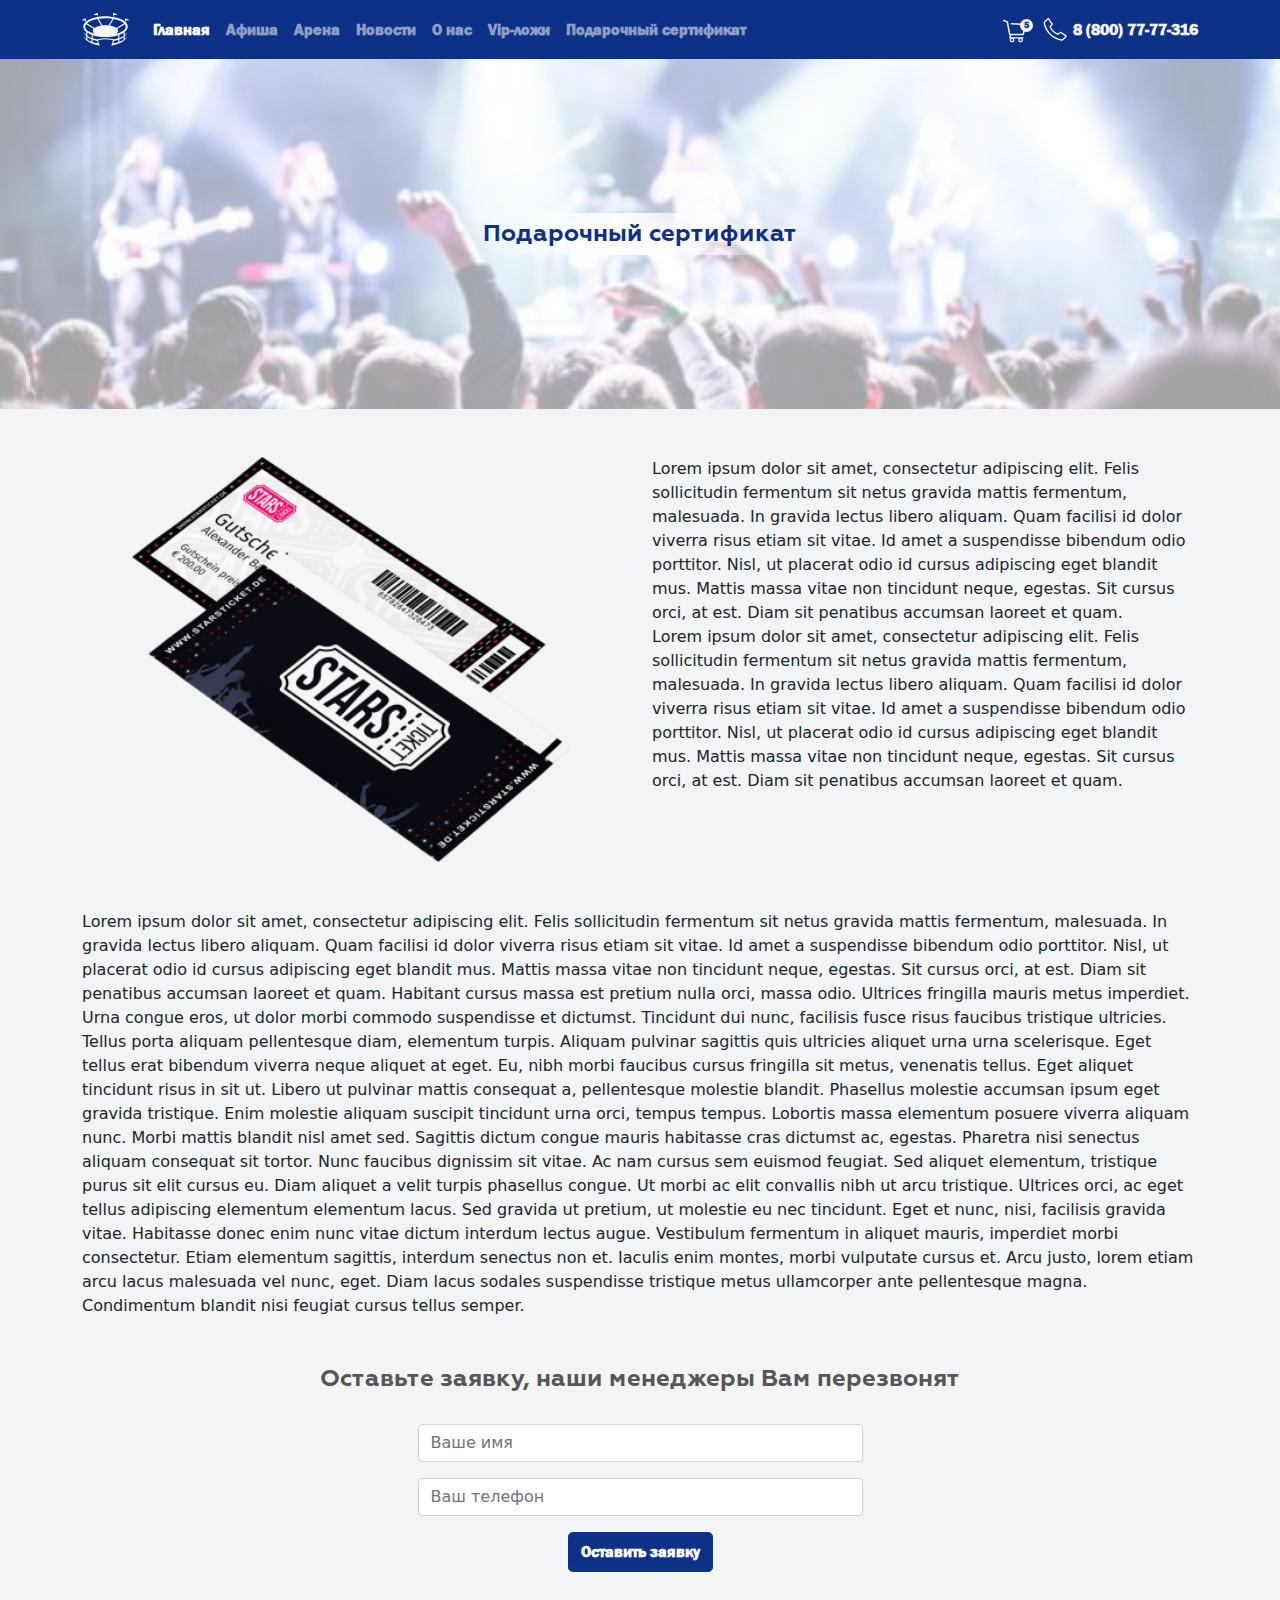
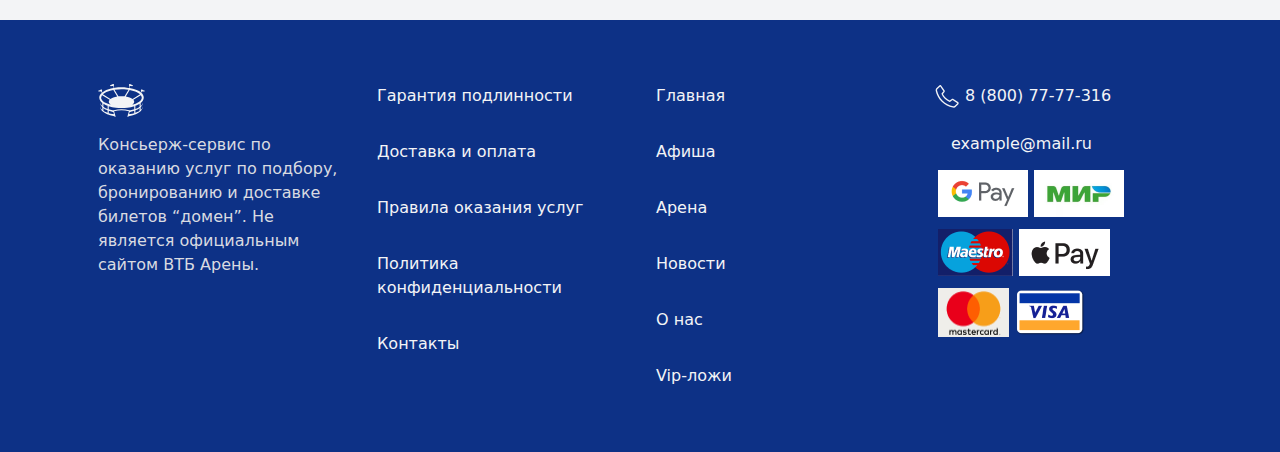
<file: gift.html>
<!DOCTYPE html>
<html lang="ru">

<head>
    <meta charset="UTF-8">
    <meta name="viewport" content="width=device-width, initial-scale=1.0">
    <link href="./bootstrap/css//bootstrap.css" rel="stylesheet">
    <link href="./style.css" rel="stylesheet">
    <title>Document</title>
</head>

<body>
    <!-- HEADER-START -->
    <header class="header">
        <nav class="navbar navbar-expand-lg navbar-dark">
            <div class="container">
                <a class="navbar-brand" href="./index.html">
                    <img src="./static/logo.svg" alt="">
                </a>
                <button class="navbar-toggler" type="button" data-bs-toggle="collapse"
                    data-bs-target="#navbarSupportedContent" aria-controls="navbarSupportedContent"
                    aria-expanded="false" aria-label="Toggle navigation">
                    <span class="navbar-toggler-icon"></span>
                </button>
                <div class="collapse navbar-collapse" id="navbarSupportedContent">
                    <ul class="navbar-nav me-auto mb-2 mb-lg-0">
                        <li class="nav-item">
                            <a class="nav-link active" aria-current="page" href="./index.html">Главная</a>
                        </li>
                        <li class="nav-item">
                            <a class="nav-link" href="./afisha.html">Афиша</a>
                        </li>
                        <li class="nav-item">
                            <a class="nav-link" href="./arena.html">Арена</a>
                        </li>
                        <li class="nav-item">
                            <a class="nav-link" href="./news.html">Новости</a>
                        </li>
                        <li class="nav-item">
                            <a class="nav-link" href="./contacts.html">О нас</a>
                        </li>
                        <li class="nav-item">
                            <a class="nav-link" href="./vip.html">Vip-ложи</a>
                        </li>
                        <li class="nav-item">
                            <a class="nav-link" href="./gift.html">Подарочный сертификат</a>
                        </li>
                    </ul>
                    <div class="d-flex">
                        <a class="nav-link basket" href="./basket.html">
                            <img src="./static/basket.svg" alt="Корзина">
                            <span class="basket__count rounded-circle">
                                5
                            </span>
                        </a>
                        <p class="phone mb-0">
                            <img src="./static/phone.svg" alt="">
                            <span class="phone__legend">
                                8 (800) 77-77-316
                            </span>
                        </p>
                    </div>
                </div>
            </div>
        </nav>
    </header>
    <!-- HEADER-END -->

    <section class="content">
        <div class="container-fluid">
            <div class="row">
                <div class="col-xs-12 col-sm-12 p-0">
                    <div class="gift-img">
                        <div class="top-blanket">
                            <h1 class="gift-img__title m-0 pt-2 pb-2">Подарочный сертификат</h1>
                        </div>
                    </div>
                </div>
            </div>
        </div>
        <div class="container">
            <div class="row my-5">
                <div class="col-xs-12 col-sm-12 col-md-6">
                    <img class="w-100" src="./static/content/gift.png" alt="">
                </div>
                <div class="col">
                    <p>Lorem ipsum dolor sit amet, consectetur adipiscing elit. Felis sollicitudin fermentum sit netus
                        gravida mattis fermentum, malesuada. In gravida lectus libero aliquam. Quam facilisi id dolor
                        viverra risus etiam sit vitae. Id amet a suspendisse bibendum odio porttitor. Nisl, ut placerat
                        odio id cursus adipiscing eget blandit mus. Mattis massa vitae non tincidunt neque, egestas.
                        Sit cursus orci, at est. Diam sit penatibus accumsan laoreet et quam.
                    </p>
                    <p>
                        Lorem ipsum dolor sit amet, consectetur adipiscing elit. Felis sollicitudin fermentum sit netus
                        gravida mattis fermentum, malesuada. In gravida lectus libero aliquam. Quam facilisi id dolor
                        viverra risus etiam sit vitae. Id amet a suspendisse bibendum odio porttitor. Nisl, ut placerat
                        odio id cursus adipiscing eget blandit mus. Mattis massa vitae non tincidunt neque, egestas.
                        Sit cursus orci, at est. Diam sit penatibus accumsan laoreet et quam.
                    </p>
                </div>
            </div>
            <div class="row mb-5">
                <div class="col"></div>
                <p>
                    Lorem ipsum dolor sit amet, consectetur adipiscing elit. Felis sollicitudin fermentum sit netus
                    gravida mattis fermentum, malesuada. In gravida lectus libero aliquam. Quam facilisi id dolor
                    viverra risus etiam sit vitae. Id amet a suspendisse bibendum odio porttitor. Nisl, ut placerat odio
                    id cursus adipiscing eget blandit mus. Mattis massa vitae non tincidunt neque, egestas.
                    Sit cursus orci, at est. Diam sit penatibus accumsan laoreet et quam. Habitant cursus massa est
                    pretium nulla orci, massa odio. Ultrices fringilla mauris metus imperdiet. Urna congue eros, ut
                    dolor morbi commodo suspendisse et dictumst. Tincidunt dui nunc, facilisis fusce risus faucibus
                    tristique ultricies. Tellus porta aliquam pellentesque diam, elementum turpis. Aliquam pulvinar
                    sagittis quis ultricies aliquet urna urna scelerisque. Eget tellus erat bibendum viverra neque
                    aliquet at eget. Eu, nibh morbi faucibus cursus fringilla sit metus, venenatis tellus. Eget aliquet
                    tincidunt risus in sit ut. Libero ut pulvinar mattis consequat a, pellentesque molestie blandit.
                    Phasellus molestie accumsan ipsum eget gravida tristique. Enim molestie aliquam suscipit tincidunt
                    urna orci, tempus tempus. Lobortis massa elementum posuere viverra aliquam nunc. Morbi mattis
                    blandit nisl amet sed. Sagittis dictum congue mauris habitasse cras dictumst ac, egestas. Pharetra
                    nisi senectus aliquam consequat sit tortor.
                    Nunc faucibus dignissim sit vitae. Ac nam cursus sem euismod feugiat. Sed aliquet elementum,
                    tristique purus sit elit cursus eu. Diam aliquet a velit turpis phasellus congue. Ut morbi ac elit
                    convallis nibh ut arcu tristique. Ultrices orci, ac eget tellus adipiscing elementum elementum
                    lacus. Sed gravida ut pretium, ut molestie eu nec tincidunt. Eget et nunc, nisi, facilisis gravida
                    vitae. Habitasse donec enim nunc vitae dictum interdum lectus augue.
                    Vestibulum fermentum in aliquet mauris, imperdiet morbi consectetur. Etiam elementum sagittis,
                    interdum senectus non et. Iaculis enim montes, morbi vulputate cursus et. Arcu justo, lorem etiam
                    arcu lacus malesuada vel nunc, eget. Diam lacus sodales suspendisse tristique metus ullamcorper ante
                    pellentesque magna. Condimentum blandit nisi feugiat cursus tellus semper.
                </p>
            </div>
            <div class="row mb-4">
                <div class="col">
                    <h3 class="text-center title--response">Оставьте заявку, наши менеджеры Вам перезвонят</h3>
                </div>
            </div>
            <div class="row mb-5">
                <div class="col-xs-12 col-sm-12">
                    <form class="d-flex flex-column mx-auto form mw-100 form-gift">
                        <div class="mb-3">
                            <input type="text" placeholder="Ваше имя" class="form-control" id="exampleInputEmail1"
                                aria-describedby="emailHelp">
                        </div>
                        <div class="mb-3">
                            <input type="tel" placeholder="Ваш телефон" class="form-control" id="exampleInputPassword1">
                        </div>
                        <button type="submit" class="btn btn-primary form-gift__btn">Оставить заявку</button>
                    </form>
                </div>
            </div>
        </div>
    </section>


    <!-- FOOTER START -->

    <footer class="footer">
        <div class="container">
            <div class="row gx-0 gy-0 py-5">
                <div class="col-xs-12 col-sm-12 col-md-12 col-lg-3 px-3">
                    <img class="my-3" src="./static/logo.svg" alt="">
                    <p class="footer__description m-0">
                        Консьерж-сервис по оказанию услуг по подбору, бронированию и доставке билетов “домен”.
                        Не является официальным сайтом ВТБ Арены.
                    </p>
                </div>
                <div class="col-xs-12 col-sm-6 col-md-4 col-lg-3 px-3">
                    <ul class="list-group">
                        <li class="list-group-item">
                            <a class="nav-link" href="./guarantee.html">
                                Гарантия подлинности
                            </a>
                        </li>
                        <li class="list-group-item">
                            <a class="nav-link" href="">
                                Доставка и оплата
                            </a>
                        </li>
                        <li class="list-group-item">
                            <a class="nav-link" href="">
                                Правила оказания услуг
                            </a>
                        </li>
                        <li class="list-group-item">
                            <a class="nav-link" href="">
                                Политика конфиденциальности
                            </a>
                        </li>
                        <li class="list-group-item">
                            <a href="./contacts.html" class="nav-link">
                                Контакты
                            </a>
                        </li>
                    </ul>
                </div>
                <div class="col-xs-12 col-sm-6 col-md-4 col-lg-3 px-3">
                    <ul class="list-group">
                        <li class="list-group-item">
                            <a class="nav-link" href="./index.html">
                                Главная
                            </a>
                        </li>
                        <li class="list-group-item">
                            <a class="nav-link" href="./afisha.html">
                                Афиша
                            </a>
                        </li>
                        <li class="list-group-item">
                            <a class="nav-link" href="./arena.html">
                                Арена
                            </a>
                        </li>
                        <li class="list-group-item">
                            <a class="nav-link" href="./news.html">
                                Новости
                            </a>
                        </li>
                        <li class="list-group-item">
                            <a class="nav-link" href="./contacts.html">
                                О нас
                            </a>
                        </li>
                        <li class="list-group-item">
                            <a class="nav-link" href="./vip.html">
                                Vip-ложи
                            </a>
                        </li>
                    </ul>
                </div>
                <div class="col-xs-12 col-sm-12 col-md-4 col-lg-3 px-3">
                    <p class="phone mb-0 py-3">
                        <img src="./static/phone.svg" alt="">
                        <span class="phone__legend">
                            8 (800) 77-77-316
                        </span>
                    </p>
                    <a class="nav-link" href="mailto:example@mail.ru">example@mail.ru</a>
                    <div class="pay-block">
                        <img src="./static/content/gpay.png" alt="">
                        <img src="./static/content/wpay.png" alt="">
                        <img src="./static/content/mopay.png" alt="">
                        <img src="./static/content/apay.png" alt="">
                        <img src="./static/content/mpay.png" alt="">
                        <img src="./static/content/vpay.png" alt="">
                    </div>
                </div>
            </div>
        </div>
    </footer>

    <!-- FOOTER END -->
    <script src="./bootstrap/js/bootstrap.js"></script>
</body>

</html>
</file>
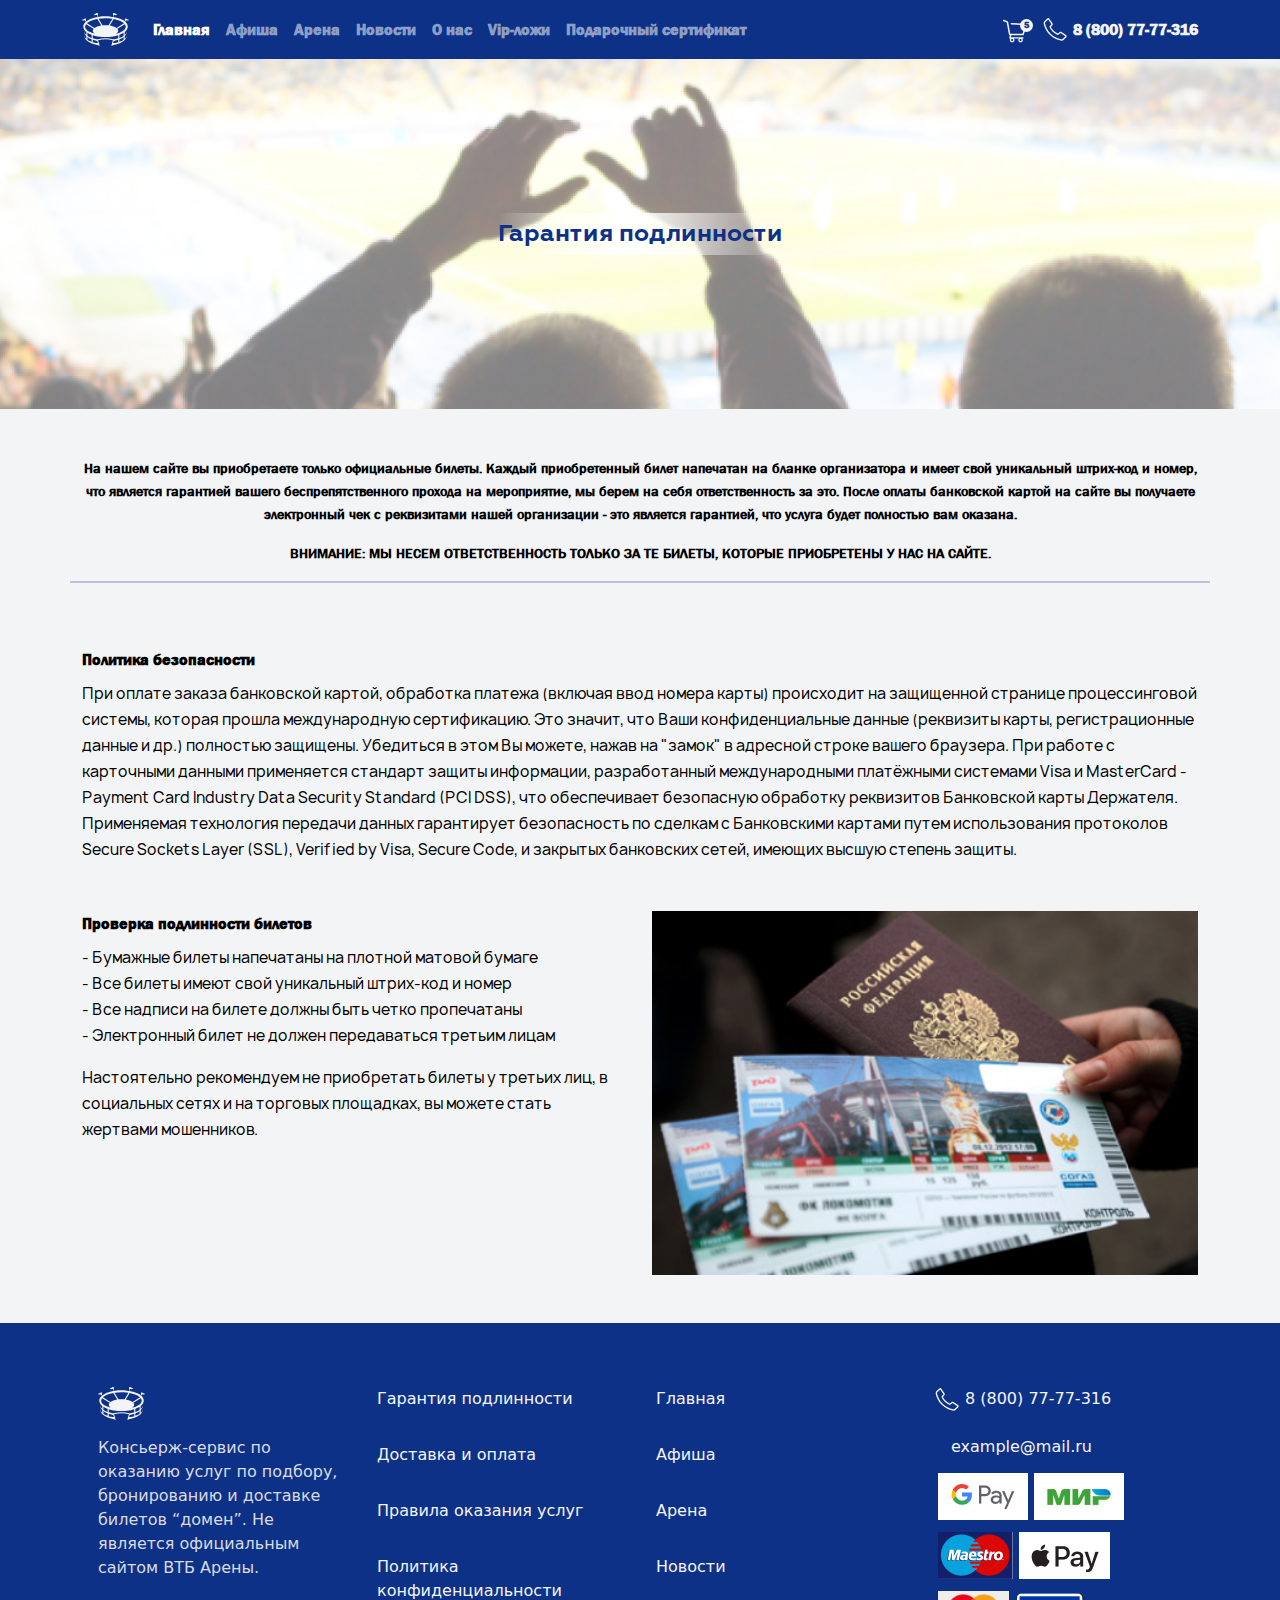
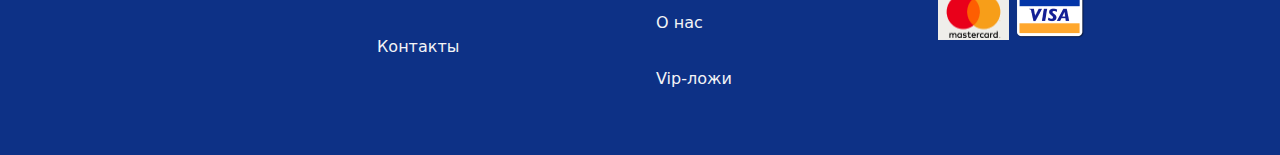
<file: guarantee.html>
<!DOCTYPE html>
<html lang="ru">

<head>
    <meta charset="UTF-8">
    <meta name="viewport" content="width=device-width, initial-scale=1.0">
    <link href="./bootstrap/css//bootstrap.css" rel="stylesheet">
    <link href="./style.css" rel="stylesheet">
    <title>Document</title>
</head>

<body>
    <!-- HEADER-START -->
    <header class="header">
        <nav class="navbar navbar-expand-lg navbar-dark">
            <div class="container">
                <a class="navbar-brand" href="./index.html">
                    <img src="./static/logo.svg" alt="">
                </a>
                <button class="navbar-toggler" type="button" data-bs-toggle="collapse"
                    data-bs-target="#navbarSupportedContent" aria-controls="navbarSupportedContent"
                    aria-expanded="false" aria-label="Toggle navigation">
                    <span class="navbar-toggler-icon"></span>
                </button>
                <div class="collapse navbar-collapse" id="navbarSupportedContent">
                    <ul class="navbar-nav me-auto mb-2 mb-lg-0">
                        <li class="nav-item">
                            <a class="nav-link active" aria-current="page" href="./index.html">Главная</a>
                        </li>
                        <li class="nav-item">
                            <a class="nav-link" href="./afisha.html">Афиша</a>
                        </li>
                        <li class="nav-item">
                            <a class="nav-link" href="./arena.html">Арена</a>
                        </li>
                        <li class="nav-item">
                            <a class="nav-link" href="./news.html">Новости</a>
                        </li>
                        <li class="nav-item">
                            <a class="nav-link" href="./contacts.html">О нас</a>
                        </li>
                        <li class="nav-item">
                            <a class="nav-link" href="./vip.html">Vip-ложи</a>
                        </li>
                        <li class="nav-item">
                            <a class="nav-link" href="./gift.html">Подарочный сертификат</a>
                        </li>
                    </ul>
                    <div class="d-flex">
                        <a class="nav-link basket" href="./basket.html">
                            <img src="./static/basket.svg" alt="Корзина">
                            <span class="basket__count rounded-circle">
                                5
                            </span>
                        </a>
                        <p class="phone mb-0">
                            <img src="./static/phone.svg" alt="">
                            <span class="phone__legend">
                                8 (800) 77-77-316
                            </span>
                        </p>
                    </div>
                </div>
            </div>
        </nav>
    </header>
    <!-- HEADER-END -->

    <section class="content">
        <div class="container-fluid">
            <div class="row">
                <div class="col-xs-12 col-sm-12 p-0">
                    <div class="guarantee-img">
                        <div class="top-blanket">
                            <h1 class="guarantee-img__title m-0 pt-2 pb-2">Гарантия подлинности</h1>
                        </div>
                    </div>
                </div>
            </div>
        </div>
        <div class="container">
            <div class="row my-5">
                <div class="col">
                    <p class="text-center guarantee--description fw-bold">На нашем сайте вы приобретаете только
                        официальные билеты. Каждый
                        приобретенный билет напечатан на
                        бланке организатора и имеет свой уникальный штрих-код и номер, что является гарантией вашего
                        беспрепятственного прохода на мероприятие, мы берем на себя ответственность за это. После оплаты
                        банковской картой на сайте вы получаете электронный чек с реквизитами нашей организации - это
                        является гарантией, что услуга будет полностью вам оказана.
                    </p>
                    <p class="text-center guarantee--description fw-bold my-3">
                        ВНИМАНИЕ: МЫ НЕСЕМ ОТВЕТСТВЕННОСТЬ ТОЛЬКО ЗА ТЕ БИЛЕТЫ, КОТОРЫЕ ПРИОБРЕТЕНЫ У НАС НА САЙТЕ.
                    </p>
                </div>
                <hr class="col-xs-12">
            </div>
            <div class="row my-5">
                <div class="col">
                    <h5 class="guarantee--title-secondary">
                        Политика безопасности
                    </h5>
                    <p class="guarantee--description-second">При оплате заказа банковской картой, обработка платежа
                        (включая ввод номера карты) происходит на
                        защищенной странице процессинговой системы, которая прошла международную сертификацию. Это
                        значит,
                        что Ваши конфиденциальные данные (реквизиты карты, регистрационные данные и др.) полностью
                        защищены.
                        Убедиться в этом Вы можете, нажав на "замок" в адресной строке вашего браузера. При работе с
                        карточными данными применяется стандарт защиты информации, разработанный международными
                        платёжными
                        системами Visa и MasterCard - Payment Card Industry Data Security Standard (PCI DSS), что
                        обеспечивает безопасную обработку реквизитов Банковской карты Держателя. Применяемая технология
                        передачи данных гарантирует безопасность по сделкам с Банковскими картами путем использования
                        протоколов Secure Sockets Layer (SSL), Verified by Visa, Secure Code, и закрытых банковских
                        сетей,
                        имеющих высшую степень защиты.
                    </p>
                </div>
            </div>
            <div class="row my-5">
                <div class="col-xs-12 col-sm-12 col-md-6">
                    <h5 class="guarantee--title-secondary">
                        Проверка подлинности билетов
                    </h5>
                    <ul class="guarantee-list guarantee--description-second">
                        <li>
                            Бумажные билеты напечатаны на плотной матовой бумаге
                        </li>
                        <li>
                            Все билеты имеют свой уникальный штрих-код и номер
                        </li>
                        <li>
                            Все надписи на билете должны быть четко пропечатаны
                        </li>
                        <li>
                            Электронный билет не должен передаваться третьим лицам
                        </li>
                    </ul>
                    <p class="guarantee--description-second">
                        Настоятельно рекомендуем не приобретать билеты у третьих лиц, в социальных сетях и на торговых
                        площадках, вы можете стать жертвами мошенников.
                    </p>
                </div>
                <div class="col-xs-12 col-sm-12 col-md-6">
                    <img class="w-100" src="./static/content/guarantee-passport.png" alt="">
                </div>
            </div>
        </div>
    </section>

    <!-- FOOTER START -->

    <footer class="footer">
        <div class="container">
            <div class="row gx-0 gy-0 py-5">
                <div class="col-xs-12 col-sm-12 col-md-12 col-lg-3 px-3">
                    <img class="my-3" src="./static/logo.svg" alt="">
                    <p class="footer__description m-0">
                        Консьерж-сервис по оказанию услуг по подбору, бронированию и доставке билетов “домен”.
                        Не является официальным сайтом ВТБ Арены.
                    </p>
                </div>
                <div class="col-xs-12 col-sm-6 col-md-4 col-lg-3 px-3">
                    <ul class="list-group">
                        <li class="list-group-item">
                            <a class="nav-link" href="./guarantee.html">
                                Гарантия подлинности
                            </a>
                        </li>
                        <li class="list-group-item">
                            <a class="nav-link" href="">
                                Доставка и оплата
                            </a>
                        </li>
                        <li class="list-group-item">
                            <a class="nav-link" href="">
                                Правила оказания услуг
                            </a>
                        </li>
                        <li class="list-group-item">
                            <a class="nav-link" href="">
                                Политика конфиденциальности
                            </a>
                        </li>
                        <li class="list-group-item">
                            <a href="./contacts.html" class="nav-link">
                                Контакты
                            </a>
                        </li>
                    </ul>
                </div>
                <div class="col-xs-12 col-sm-6 col-md-4 col-lg-3 px-3">
                    <ul class="list-group">
                        <li class="list-group-item">
                            <a class="nav-link" href="./index.html">
                                Главная
                            </a>
                        </li>
                        <li class="list-group-item">
                            <a class="nav-link" href="./afisha.html">
                                Афиша
                            </a>
                        </li>
                        <li class="list-group-item">
                            <a class="nav-link" href="./arena.html">
                                Арена
                            </a>
                        </li>
                        <li class="list-group-item">
                            <a class="nav-link" href="./news.html">
                                Новости
                            </a>
                        </li>
                        <li class="list-group-item">
                            <a class="nav-link" href="./contacts.html">
                                О нас
                            </a>
                        </li>
                        <li class="list-group-item">
                            <a class="nav-link" href="./vip.html">
                                Vip-ложи
                            </a>
                        </li>
                    </ul>
                </div>
                <div class="col-xs-12 col-sm-12 col-md-4 col-lg-3 px-3">
                    <p class="phone mb-0 py-3">
                        <img src="./static/phone.svg" alt="">
                        <span class="phone__legend">
                            8 (800) 77-77-316
                        </span>
                    </p>
                    <a class="nav-link" href="mailto:example@mail.ru">example@mail.ru</a>
                    <div class="pay-block">
                        <img src="./static/content/gpay.png" alt="">
                        <img src="./static/content/wpay.png" alt="">
                        <img src="./static/content/mopay.png" alt="">
                        <img src="./static/content/apay.png" alt="">
                        <img src="./static/content/mpay.png" alt="">
                        <img src="./static/content/vpay.png" alt="">
                    </div>
                </div>
            </div>
        </div>
    </footer>

    <!-- FOOTER END -->
    <script src="./bootstrap/js/bootstrap.js"></script>
</body>

</html>
</file>
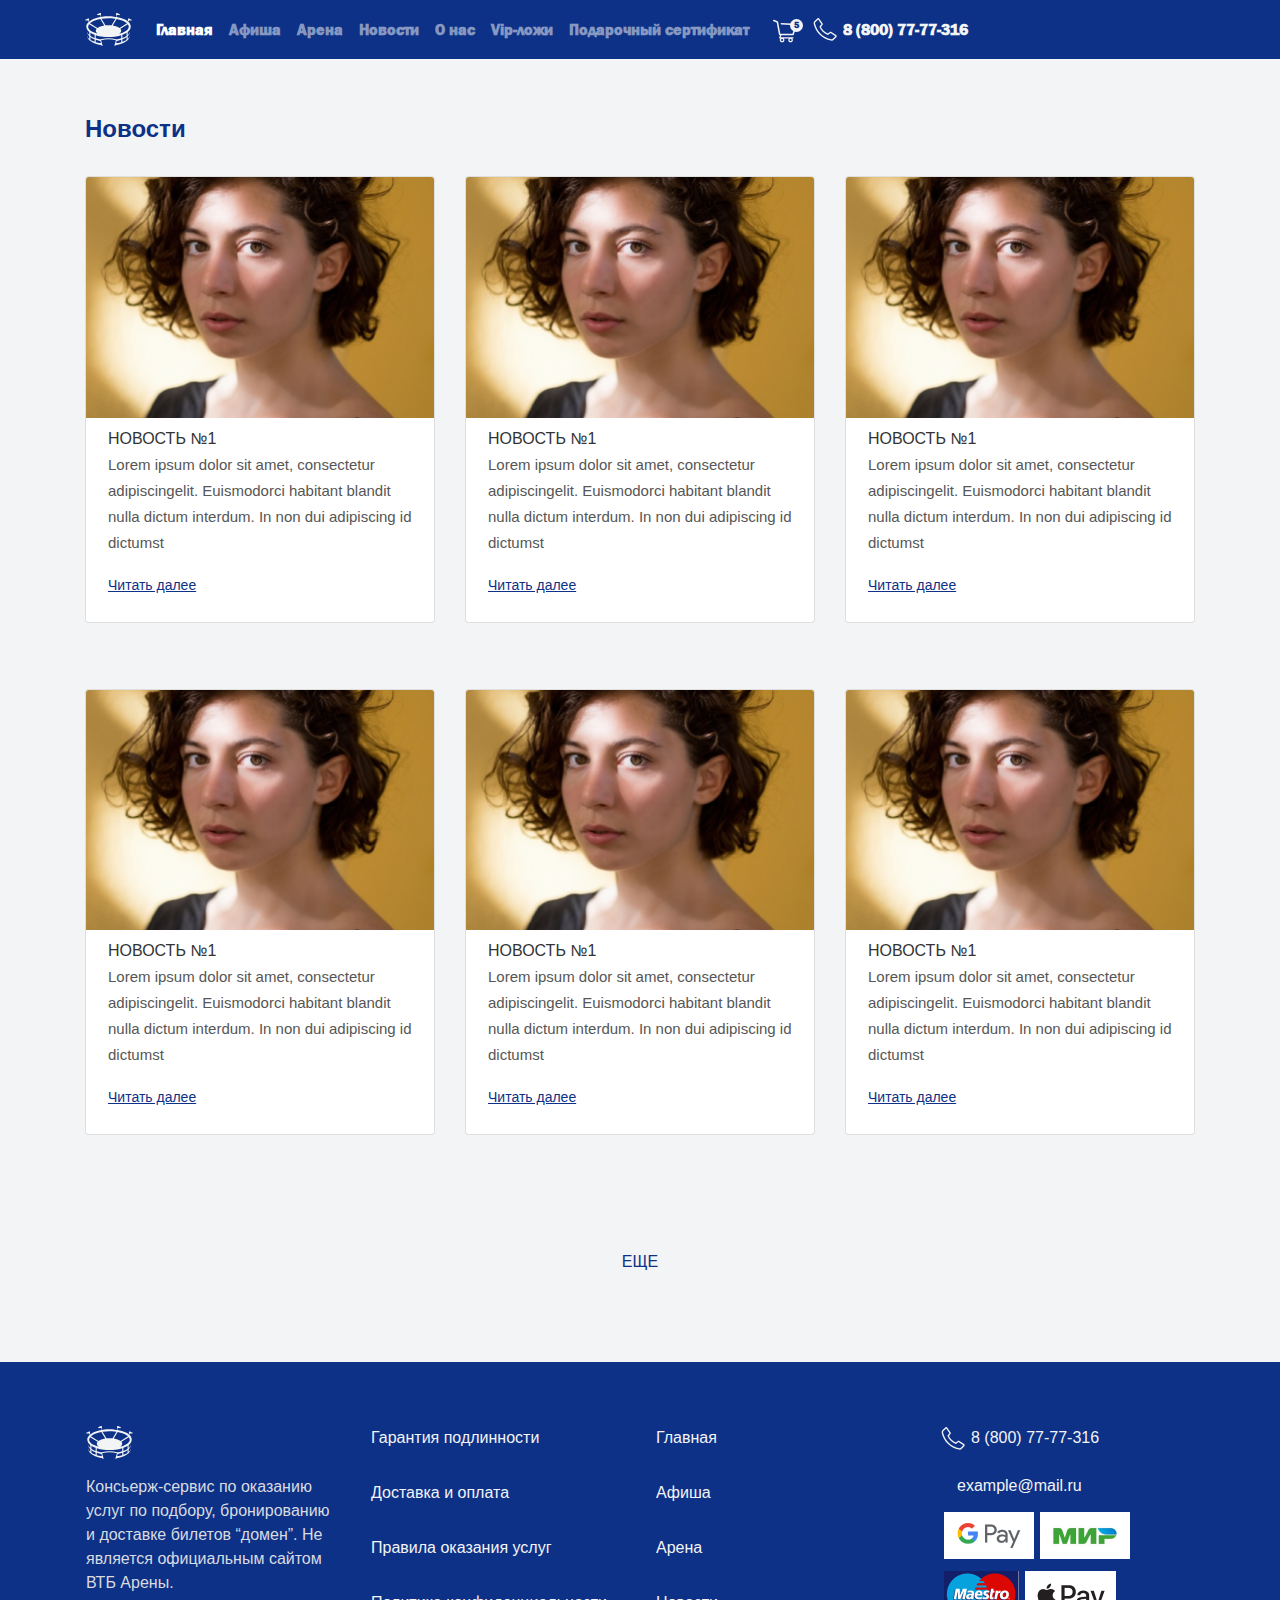
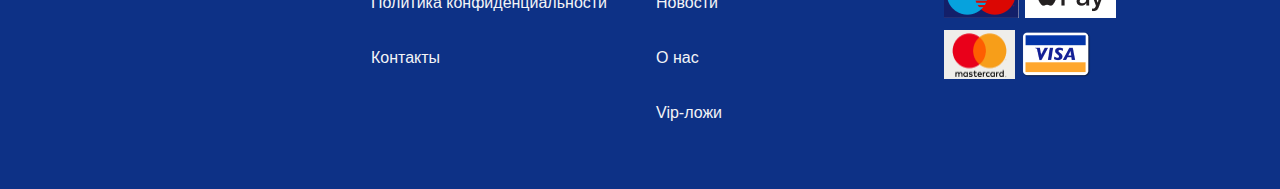
<file: news.html>
<!DOCTYPE html>
<html lang="ru">

<head>
    <meta charset="UTF-8">
    <meta name="viewport" content="width=device-width, initial-scale=1.0">
    <link rel="stylesheet" href="https://maxcdn.bootstrapcdn.com/bootstrap/4.0.0/css/bootstrap.min.css"
        integrity="sha384-Gn5384xqQ1aoWXA+058RXPxPg6fy4IWvTNh0E263XmFcJlSAwiGgFAW/dAiS6JXm" crossorigin="anonymous">
    <link href="./style.css" rel="stylesheet">
    <title>Document</title>
</head>

<body>
    <!-- HEADER-START -->
    <header class="header">
        <nav class="navbar navbar-expand-lg navbar-dark">
            <div class="container">
                <a class="navbar-brand" href="./index.html">
                    <img src="./static/logo.svg" alt="">
                </a>
                <button class="navbar-toggler" type="button" data-bs-toggle="collapse"
                    data-bs-target="#navbarSupportedContent" aria-controls="navbarSupportedContent"
                    aria-expanded="false" aria-label="Toggle navigation">
                    <span class="navbar-toggler-icon"></span>
                </button>
                <div class="collapse navbar-collapse" id="navbarSupportedContent">
                    <ul class="navbar-nav me-auto mb-2 mb-lg-0">
                        <li class="nav-item">
                            <a class="nav-link active" aria-current="page" href="./index.html">Главная</a>
                        </li>
                        <li class="nav-item">
                            <a class="nav-link" href="./afisha.html">Афиша</a>
                        </li>
                        <li class="nav-item">
                            <a class="nav-link" href="./arena.html">Арена</a>
                        </li>
                        <li class="nav-item">
                            <a class="nav-link" href="./news.html">Новости</a>
                        </li>
                        <li class="nav-item">
                            <a class="nav-link" href="./contacts.html">О нас</a>
                        </li>
                        <li class="nav-item">
                            <a class="nav-link" href="./vip.html">Vip-ложи</a>
                        </li>
                        <li class="nav-item">
                            <a class="nav-link" href="./gift.html">Подарочный сертификат</a>
                        </li>
                    </ul>
                    <div class="d-flex">
                        <a class="nav-link basket" href="./basket.html">
                            <img src="./static/basket.svg" alt="Корзина">
                            <span class="basket__count rounded-circle">
                                5
                            </span>
                        </a>
                        <p class="phone mb-0">
                            <img src="./static/phone.svg" alt="">
                            <span class="phone__legend">
                                8 (800) 77-77-316
                            </span>
                        </p>
                    </div>
                </div>
            </div>
        </nav>
    </header>
    <!-- HEADER-END -->

    <section class="content">
        <div class="container">
            <div class="news">
                <h1 class="news__title">Новости</h1>
                <div class="row">
                    <div class="col-xs-12 col-sm-12 col-md-6 col-lg-6 col-xl-4">
                        <div class="card news-card content__news-card">
                            <img src="./static/content/news1.png" class="card-img-top" alt="...">
                            <div class="card-body">
                                <h5 class="card-title news-card__title">Новость №1</h5>
                                <p class="card-text news-card__text">Lorem ipsum dolor sit amet, consectetur
                                    adipiscingelit. Euismodorci
                                    habitant blandit nulla dictum interdum. In non dui adipiscing id dictumst
                                </p>
                                <a href="#" class="stretched-link news-card__link">Читать далее</a>
                            </div>
                        </div>
                    </div>
                    <div class="col-xs-12 col-sm-12 col-md-6 col-lg-6 col-xl-4">
                        <div class="card news-card content__news-card">
                            <img src="./static/content/news1.png" class="card-img-top" alt="...">
                            <div class="card-body">
                                <h5 class="card-title news-card__title">Новость №1</h5>
                                <p class="card-text news-card__text">Lorem ipsum dolor sit amet, consectetur
                                    adipiscingelit. Euismodorci
                                    habitant blandit nulla dictum interdum. In non dui adipiscing id dictumst
                                </p>
                                <a href="#" class="stretched-link news-card__link">Читать далее</a>
                            </div>
                        </div>
                    </div>
                    <div class="col-xs-12 col-sm-12 col-md-6 col-lg-6 col-xl-4">
                        <div class="card news-card content__news-card">
                            <img src="./static/content/news1.png" class="card-img-top" alt="...">
                            <div class="card-body">
                                <h5 class="card-title news-card__title">Новость №1</h5>
                                <p class="card-text news-card__text">Lorem ipsum dolor sit amet, consectetur
                                    adipiscingelit. Euismodorci
                                    habitant blandit nulla dictum interdum. In non dui adipiscing id dictumst
                                </p>
                                <a href="#" class="stretched-link news-card__link">Читать далее</a>
                            </div>
                        </div>
                    </div>
                    <div class="col-xs-12 col-sm-12 col-md-6 col-lg-6 col-xl-4">
                        <div class="card news-card content__news-card">
                            <img src="./static/content/news1.png" class="card-img-top" alt="...">
                            <div class="card-body">
                                <h5 class="card-title news-card__title">Новость №1</h5>
                                <p class="card-text news-card__text">Lorem ipsum dolor sit amet, consectetur
                                    adipiscingelit. Euismodorci
                                    habitant blandit nulla dictum interdum. In non dui adipiscing id dictumst
                                </p>
                                <a href="#" class="stretched-link news-card__link">Читать далее</a>
                            </div>
                        </div>
                    </div>
                    <div class="col-xs-12 col-sm-12 col-md-6 col-lg-6 col-xl-4">
                        <div class="card news-card content__news-card">
                            <img src="./static/content/news1.png" class="card-img-top" alt="...">
                            <div class="card-body">
                                <h5 class="card-title news-card__title">Новость №1</h5>
                                <p class="card-text news-card__text">Lorem ipsum dolor sit amet, consectetur
                                    adipiscingelit. Euismodorci
                                    habitant blandit nulla dictum interdum. In non dui adipiscing id dictumst
                                </p>
                                <a href="#" class="stretched-link news-card__link">Читать далее</a>
                            </div>
                        </div>
                    </div>
                    <div class="col-xs-12 col-sm-12 col-md-6 col-lg-6 col-xl-4">
                        <div class="card news-card content__news-card">
                            <img src="./static/content/news1.png" class="card-img-top" alt="...">
                            <div class="card-body">
                                <h5 class="card-title news-card__title">Новость №1</h5>
                                <p class="card-text news-card__text">Lorem ipsum dolor sit amet, consectetur
                                    adipiscingelit. Euismodorci
                                    habitant blandit nulla dictum interdum. In non dui adipiscing id dictumst
                                </p>
                                <a href="#" class="stretched-link news-card__link">Читать далее</a>
                            </div>
                        </div>
                    </div>
                    <button type="button" class="btn btn-link news__more">Еще</button>
                </div>
            </div>
        </div>
    </section>

    <!-- FOOTER START -->

    <footer class="footer">
        <div class="container">
            <div class="row gx-0 gy-0 py-5">
                <div class="col-xs-12 col-sm-12 col-md-12 col-lg-3 px-3">
                    <img class="my-3" src="./static/logo.svg" alt="">
                    <p class="footer__description m-0">
                        Консьерж-сервис по оказанию услуг по подбору, бронированию и доставке билетов “домен”.
                        Не является официальным сайтом ВТБ Арены.
                    </p>
                </div>
                <div class="col-xs-12 col-sm-6 col-md-4 col-lg-3 px-3">
                    <ul class="list-group">
                        <li class="list-group-item">
                            <a class="nav-link" href="./guarantee.html">
                                Гарантия подлинности
                            </a>
                        </li>
                        <li class="list-group-item">
                            <a class="nav-link" href="">
                                Доставка и оплата
                            </a>
                        </li>
                        <li class="list-group-item">
                            <a class="nav-link" href="">
                                Правила оказания услуг
                            </a>
                        </li>
                        <li class="list-group-item">
                            <a class="nav-link" href="">
                                Политика конфиденциальности
                            </a>
                        </li>
                        <li class="list-group-item">
                            <a href="./contacts.html" class="nav-link">
                                Контакты
                            </a>
                        </li>
                    </ul>
                </div>
                <div class="col-xs-12 col-sm-6 col-md-4 col-lg-3 px-3">
                    <ul class="list-group">
                        <li class="list-group-item">
                            <a class="nav-link" href="./index.html">
                                Главная
                            </a>
                        </li>
                        <li class="list-group-item">
                            <a class="nav-link" href="./afisha.html">
                                Афиша
                            </a>
                        </li>
                        <li class="list-group-item">
                            <a class="nav-link" href="./arena.html">
                                Арена
                            </a>
                        </li>
                        <li class="list-group-item">
                            <a class="nav-link" href="./news.html">
                                Новости
                            </a>
                        </li>
                        <li class="list-group-item">
                            <a class="nav-link" href="./contacts.html">
                                О нас
                            </a>
                        </li>
                        <li class="list-group-item">
                            <a class="nav-link" href="./vip.html">
                                Vip-ложи
                            </a>
                        </li>
                    </ul>
                </div>
                <div class="col-xs-12 col-sm-12 col-md-4 col-lg-3 px-3">
                    <p class="phone mb-0 py-3">
                        <img src="./static/phone.svg" alt="">
                        <span class="phone__legend">
                            8 (800) 77-77-316
                        </span>
                    </p>
                    <a class="nav-link" href="mailto:example@mail.ru">example@mail.ru</a>
                    <div class="pay-block">
                        <img src="./static/content/gpay.png" alt="">
                        <img src="./static/content/wpay.png" alt="">
                        <img src="./static/content/mopay.png" alt="">
                        <img src="./static/content/apay.png" alt="">
                        <img src="./static/content/mpay.png" alt="">
                        <img src="./static/content/vpay.png" alt="">
                    </div>
                </div>
            </div>
        </div>
    </footer>

    <!-- FOOTER END -->
    <script src="https://code.jquery.com/jquery-3.2.1.slim.min.js"
        integrity="sha384-KJ3o2DKtIkvYIK3UENzmM7KCkRr/rE9/Qpg6aAZGJwFDMVNA/GpGFF93hXpG5KkN"
        crossorigin="anonymous"></script>
    <script src="https://cdnjs.cloudflare.com/ajax/libs/popper.js/1.12.9/umd/popper.min.js"
        integrity="sha384-ApNbgh9B+Y1QKtv3Rn7W3mgPxhU9K/ScQsAP7hUibX39j7fakFPskvXusvfa0b4Q"
        crossorigin="anonymous"></script>
    <script src="https://maxcdn.bootstrapcdn.com/bootstrap/4.0.0/js/bootstrap.min.js"
        integrity="sha384-JZR6Spejh4U02d8jOt6vLEHfe/JQGiRRSQQxSfFWpi1MquVdAyjUar5+76PVCmYl"
        crossorigin="anonymous"></script>
</body>

</html>
</file>
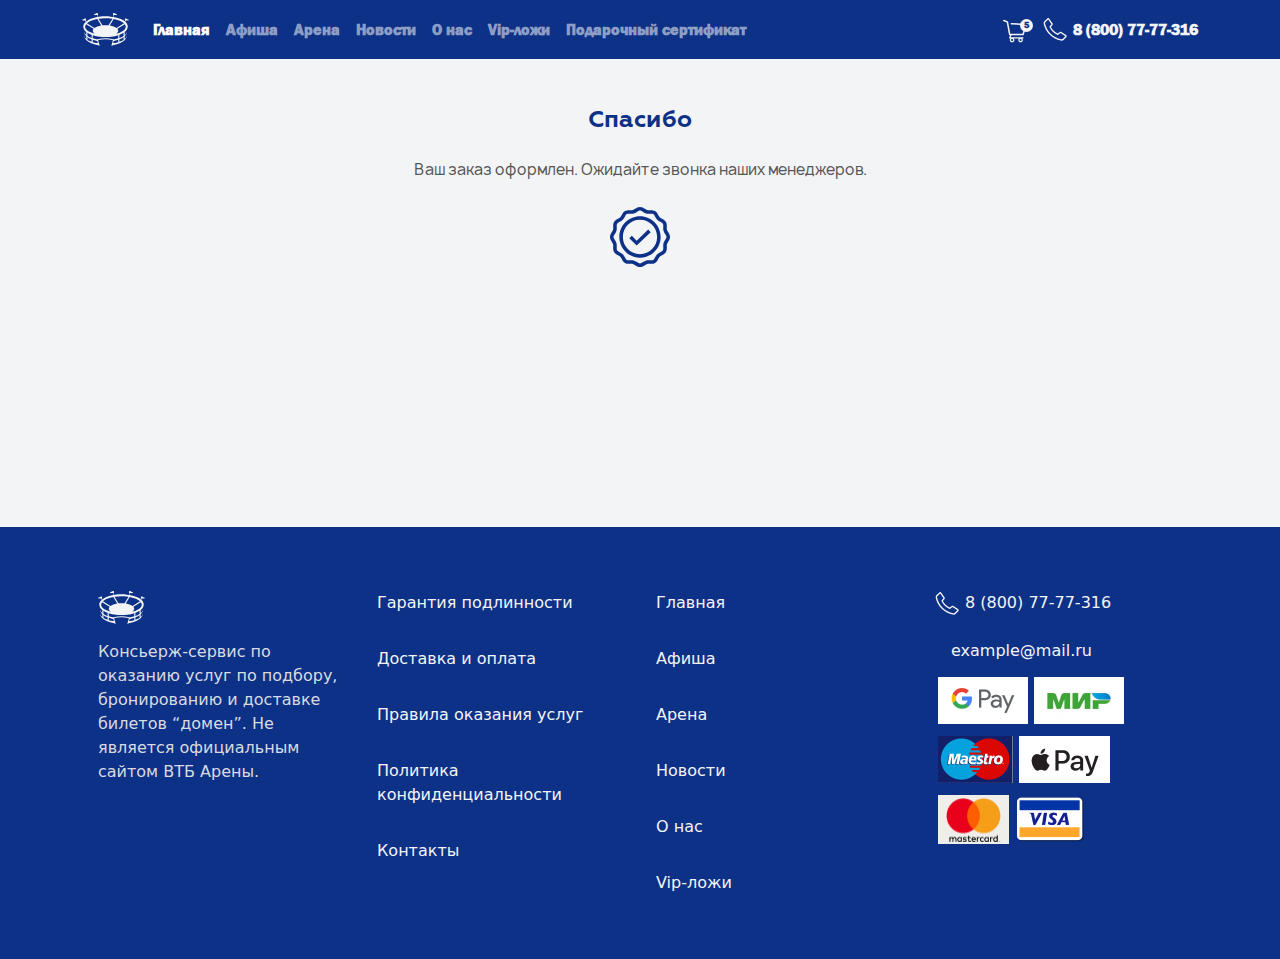
<file: thanks.html>
<!DOCTYPE html>
<html lang="ru">

<head>
    <meta charset="UTF-8">
    <meta name="viewport" content="width=device-width, initial-scale=1.0">
    <link href="./bootstrap/css//bootstrap.css" rel="stylesheet">
    <link href="./style.css" rel="stylesheet">
    <title>Document</title>
</head>

<body>
    <!-- HEADER-START -->
    <header class="header">
        <nav class="navbar navbar-expand-lg navbar-dark">
            <div class="container">
                <a class="navbar-brand" href="./index.html">
                    <img src="./static/logo.svg" alt="">
                </a>
                <button class="navbar-toggler" type="button" data-bs-toggle="collapse"
                    data-bs-target="#navbarSupportedContent" aria-controls="navbarSupportedContent"
                    aria-expanded="false" aria-label="Toggle navigation">
                    <span class="navbar-toggler-icon"></span>
                </button>
                <div class="collapse navbar-collapse" id="navbarSupportedContent">
                    <ul class="navbar-nav me-auto mb-2 mb-lg-0">
                        <li class="nav-item">
                            <a class="nav-link active" aria-current="page" href="./index.html">Главная</a>
                        </li>
                        <li class="nav-item">
                            <a class="nav-link" href="./afisha.html">Афиша</a>
                        </li>
                        <li class="nav-item">
                            <a class="nav-link" href="./arena.html">Арена</a>
                        </li>
                        <li class="nav-item">
                            <a class="nav-link" href="./news.html">Новости</a>
                        </li>
                        <li class="nav-item">
                            <a class="nav-link" href="./contacts.html">О нас</a>
                        </li>
                        <li class="nav-item">
                            <a class="nav-link" href="./vip.html">Vip-ложи</a>
                        </li>
                        <li class="nav-item">
                            <a class="nav-link" href="./gift.html">Подарочный сертификат</a>
                        </li>
                    </ul>
                    <div class="d-flex">
                        <a class="nav-link basket" href="./basket.html">
                            <img src="./static/basket.svg" alt="Корзина">
                            <span class="basket__count rounded-circle">
                                5
                            </span>
                        </a>
                        <p class="phone mb-0">
                            <img src="./static/phone.svg" alt="">
                            <span class="phone__legend">
                                8 (800) 77-77-316
                            </span>
                        </p>
                    </div>
                </div>
            </div>
        </nav>
    </header>
    <!-- HEADER-END -->

    <section class="content">
        <div class="container">
            <div class="row mt-5 mb-3">
                <div class="col d-flex justify-content-center">
                    <h1 class="thanks--title">Спасибо</h1>
                </div>
            </div>
            <div class="row mb-4">
                <div class="col d-flex justify-content-center">
                    <p class="text-center thanks--answer">
                        Ваш заказ оформлен. Ожидайте звонка наших менеджеров.
                    </p>
                </div>
            </div>
            <div class="row mb-5">
                <div class="col d-flex justify-content-center">
                    <img src="./static/thanks.svg" alt="">
                </div>
            </div>
        </div>
    </section>

    <!-- FOOTER START -->

    <footer class="footer">
        <div class="container">
            <div class="row gx-0 gy-0 py-5">
                <div class="col-xs-12 col-sm-12 col-md-12 col-lg-3 px-3">
                    <img class="my-3" src="./static/logo.svg" alt="">
                    <p class="footer__description m-0">
                        Консьерж-сервис по оказанию услуг по подбору, бронированию и доставке билетов “домен”.
                        Не является официальным сайтом ВТБ Арены.
                    </p>
                </div>
                <div class="col-xs-12 col-sm-6 col-md-4 col-lg-3 px-3">
                    <ul class="list-group">
                        <li class="list-group-item">
                            <a class="nav-link" href="./guarantee.html">
                                Гарантия подлинности
                            </a>
                        </li>
                        <li class="list-group-item">
                            <a class="nav-link" href="">
                                Доставка и оплата
                            </a>
                        </li>
                        <li class="list-group-item">
                            <a class="nav-link" href="">
                                Правила оказания услуг
                            </a>
                        </li>
                        <li class="list-group-item">
                            <a class="nav-link" href="">
                                Политика конфиденциальности
                            </a>
                        </li>
                        <li class="list-group-item">
                            <a href="./contacts.html" class="nav-link">
                                Контакты
                            </a>
                        </li>
                    </ul>
                </div>
                <div class="col-xs-12 col-sm-6 col-md-4 col-lg-3 px-3">
                    <ul class="list-group">
                        <li class="list-group-item">
                            <a class="nav-link" href="./index.html">
                                Главная
                            </a>
                        </li>
                        <li class="list-group-item">
                            <a class="nav-link" href="./afisha.html">
                                Афиша
                            </a>
                        </li>
                        <li class="list-group-item">
                            <a class="nav-link" href="./arena.html">
                                Арена
                            </a>
                        </li>
                        <li class="list-group-item">
                            <a class="nav-link" href="">
                                Новости
                            </a>
                        </li>
                        <li class="list-group-item">
                            <a class="nav-link" href="./contacts.html">
                                О нас
                            </a>
                        </li>
                        <li class="list-group-item">
                            <a class="nav-link" href="./vip.html">
                                Vip-ложи
                            </a>
                        </li>
                    </ul>
                </div>
                <div class="col-xs-12 col-sm-12 col-md-4 col-lg-3 px-3">
                    <p class="phone mb-0 py-3">
                        <img src="./static/phone.svg" alt="">
                        <span class="phone__legend">
                            8 (800) 77-77-316
                        </span>
                    </p>
                    <a class="nav-link" href="mailto:example@mail.ru">example@mail.ru</a>
                    <div class="pay-block">
                        <img src="./static/content/gpay.png" alt="">
                        <img src="./static/content/wpay.png" alt="">
                        <img src="./static/content/mopay.png" alt="">
                        <img src="./static/content/apay.png" alt="">
                        <img src="./static/content/mpay.png" alt="">
                        <img src="./static/content/vpay.png" alt="">
                    </div>
                </div>
            </div>
        </div>
    </footer>
    <!-- FOOTER END -->
    <script src="./bootstrap/js/bootstrap.js"></script>
</body>

</html>
</file>
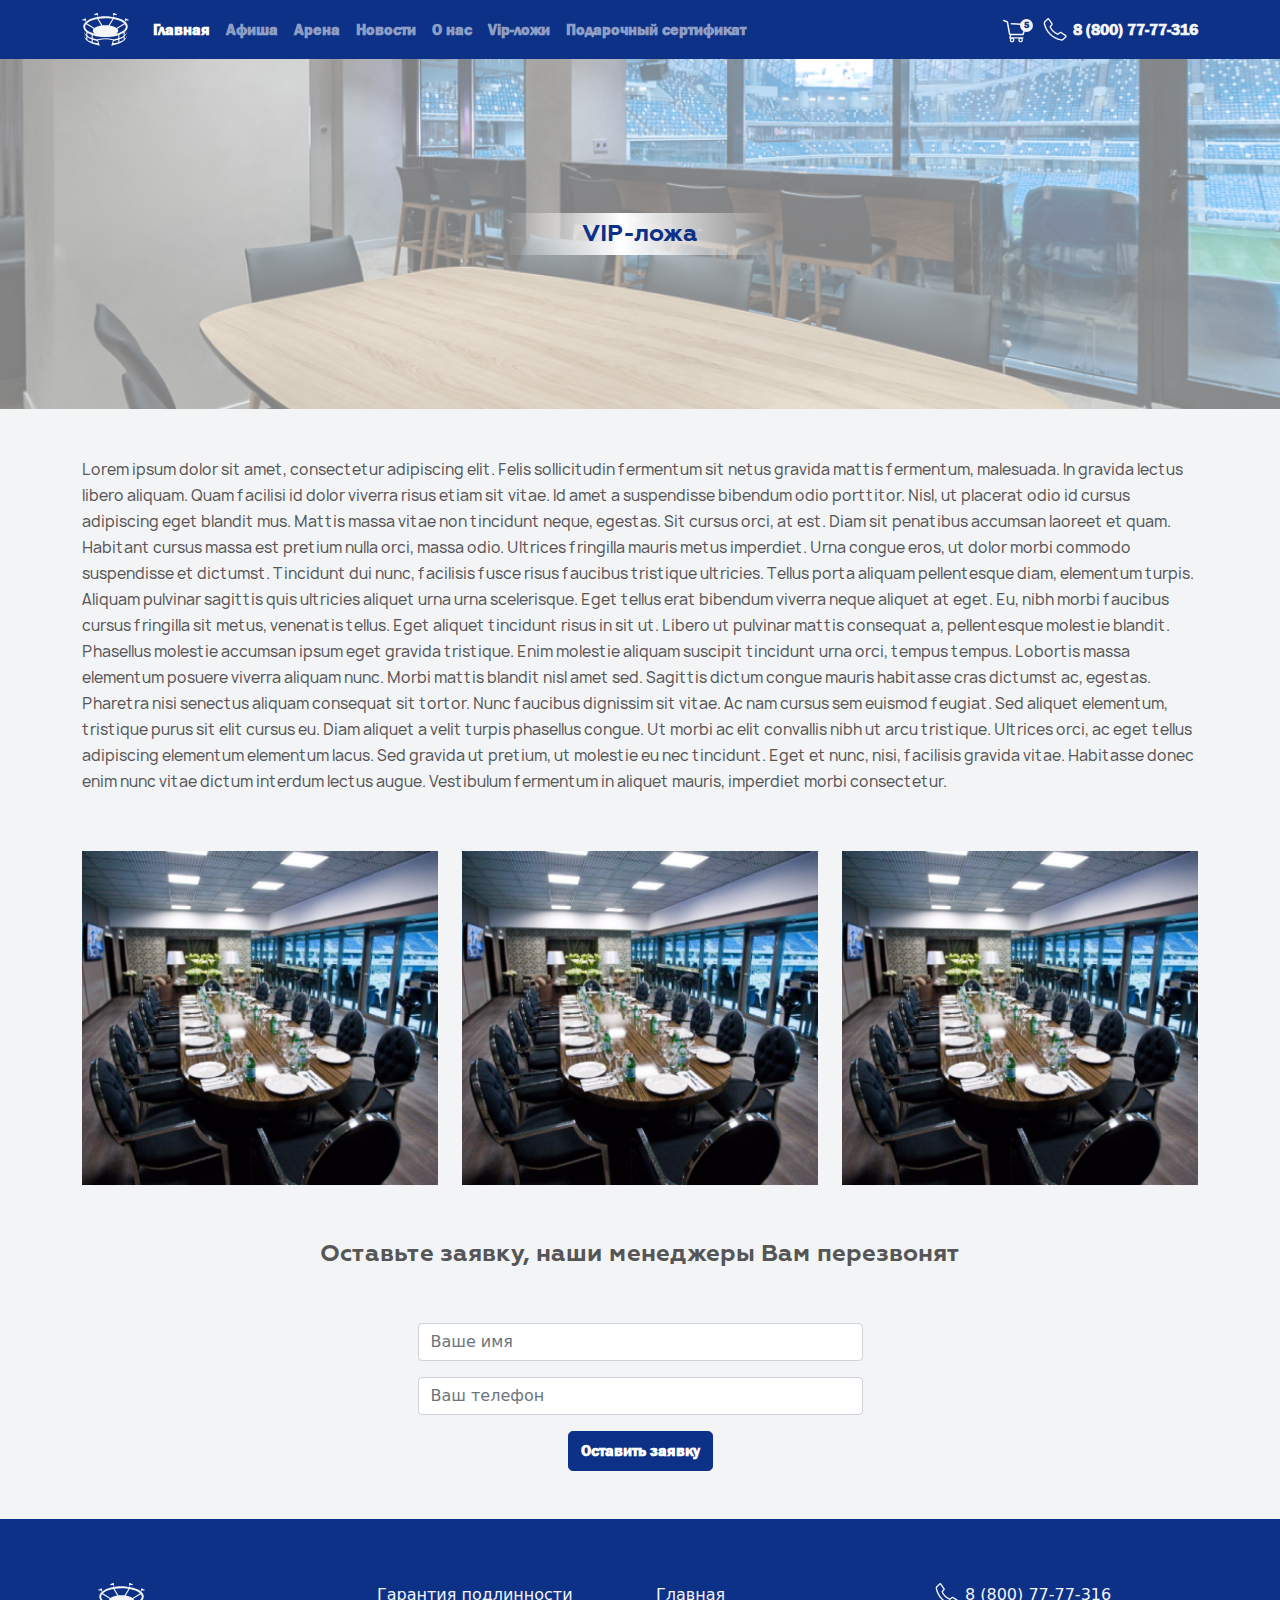
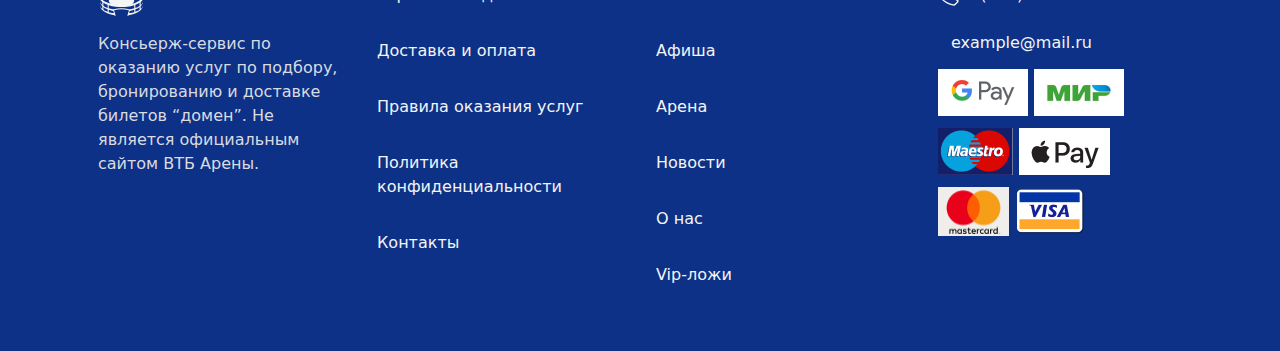
<file: vip.html>
<!DOCTYPE html>
<html lang="ru">

<head>
    <meta charset="UTF-8">
    <meta name="viewport" content="width=device-width, initial-scale=1.0">
    <link href="./bootstrap/css//bootstrap.css" rel="stylesheet">
    <link href="./style.css" rel="stylesheet">
    <title>Document</title>
</head>

<body>
    <!-- HEADER-START -->
    <header class="header">
        <nav class="navbar navbar-expand-lg navbar-dark">
            <div class="container">
                <a class="navbar-brand" href="./index.html">
                    <img src="./static/logo.svg" alt="">
                </a>
                <button class="navbar-toggler" type="button" data-bs-toggle="collapse"
                    data-bs-target="#navbarSupportedContent" aria-controls="navbarSupportedContent"
                    aria-expanded="false" aria-label="Toggle navigation">
                    <span class="navbar-toggler-icon"></span>
                </button>
                <div class="collapse navbar-collapse" id="navbarSupportedContent">
                    <ul class="navbar-nav me-auto mb-2 mb-lg-0">
                        <li class="nav-item">
                            <a class="nav-link active" aria-current="page" href="./index.html">Главная</a>
                        </li>
                        <li class="nav-item">
                            <a class="nav-link" href="./afisha.html">Афиша</a>
                        </li>
                        <li class="nav-item">
                            <a class="nav-link" href="./arena.html">Арена</a>
                        </li>
                        <li class="nav-item">
                            <a class="nav-link" href="./news.html">Новости</a>
                        </li>
                        <li class="nav-item">
                            <a class="nav-link" href="./contacts.html">О нас</a>
                        </li>
                        <li class="nav-item">
                            <a class="nav-link" href="./vip.html">Vip-ложи</a>
                        </li>
                        <li class="nav-item">
                            <a class="nav-link" href="./gift.html">Подарочный сертификат</a>
                        </li>
                    </ul>
                    <div class="d-flex">
                        <a class="nav-link basket" href="./basket.html">
                            <img src="./static/basket.svg" alt="Корзина">
                            <span class="basket__count rounded-circle">
                                5
                            </span>
                        </a>
                        <p class="phone mb-0">
                            <img src="./static/phone.svg" alt="">
                            <span class="phone__legend">
                                8 (800) 77-77-316
                            </span>
                        </p>
                    </div>
                </div>
            </div>
        </nav>
    </header>
    <!-- HEADER-END -->

    <section class="content">
        <div class="container-fluid">
            <div class="row">
                <div class="col-xs-12 col-sm-12 p-0">
                    <div class="vip-img">
                        <div class="top-blanket">
                            <h1 class="vip-img__title m-0 pt-2 pb-2">VIP-ложа</h1>
                        </div>
                    </div>
                </div>
            </div>
        </div>
        <div class="container">
            <div class="row my-5">
                <div class="col">
                    <p class="vip-description">
                        Lorem ipsum dolor sit amet, consectetur adipiscing elit. Felis sollicitudin fermentum sit netus
                        gravida mattis fermentum, malesuada. In gravida lectus libero aliquam. Quam facilisi id dolor
                        viverra risus etiam sit vitae. Id amet a suspendisse bibendum odio porttitor. Nisl, ut placerat
                        odio id cursus adipiscing eget blandit mus. Mattis massa vitae non tincidunt neque, egestas.
                        Sit cursus orci, at est. Diam sit penatibus accumsan laoreet et quam. Habitant cursus massa est
                        pretium nulla orci, massa odio. Ultrices fringilla mauris metus imperdiet. Urna congue eros, ut
                        dolor morbi commodo suspendisse et dictumst. Tincidunt dui nunc, facilisis fusce risus faucibus
                        tristique ultricies. Tellus porta aliquam pellentesque diam, elementum turpis. Aliquam pulvinar
                        sagittis quis ultricies aliquet urna urna scelerisque. Eget tellus erat bibendum viverra neque
                        aliquet at eget. Eu, nibh morbi faucibus cursus fringilla sit metus, venenatis tellus. Eget
                        aliquet tincidunt risus in sit ut. Libero ut pulvinar mattis consequat a, pellentesque molestie
                        blandit.
                        Phasellus molestie accumsan ipsum eget gravida tristique. Enim molestie aliquam suscipit
                        tincidunt urna orci, tempus tempus. Lobortis massa elementum posuere viverra aliquam nunc. Morbi
                        mattis blandit nisl amet sed. Sagittis dictum congue mauris habitasse cras dictumst ac, egestas.
                        Pharetra nisi senectus aliquam consequat sit tortor.
                        Nunc faucibus dignissim sit vitae. Ac nam cursus sem euismod feugiat. Sed aliquet elementum,
                        tristique purus sit elit cursus eu. Diam aliquet a velit turpis phasellus congue. Ut morbi ac
                        elit convallis nibh ut arcu tristique. Ultrices orci, ac eget tellus adipiscing elementum
                        elementum lacus. Sed gravida ut pretium, ut molestie eu nec tincidunt. Eget et nunc, nisi,
                        facilisis gravida vitae. Habitasse donec enim nunc vitae dictum interdum lectus augue.
                        Vestibulum fermentum in aliquet mauris, imperdiet morbi consectetur.
                    </p>
                </div>
            </div>
            <div class="row my-5">
                <div class="col-xs-12 col-sm-4 my-2">
                    <img class="w-100" src="./static/content/vip.png" alt="">
                </div>
                <div class="col-xs-12 col-sm-4 my-2">
                    <img class="w-100" src="./static/content/vip.png" alt="">
                </div>
                <div class="col-xs-12 col-sm-4 my-2">
                    <img class="w-100" src="./static/content/vip.png" alt="">
                </div>
            </div>
            <div class="row my-5">
                <div class="col">
                    <h3 class="text-center title--response">Оставьте заявку, наши менеджеры Вам перезвонят</h3>
                </div>
            </div>
            <div class="row my-5">
                <div class="col-xs-12 col-sm-12">
                    <form class="d-flex flex-column mx-auto form mw-100 form-vip">
                        <div class="mb-3">
                            <input type="text" placeholder="Ваше имя" class="form-control" id="exampleInputEmail1"
                                aria-describedby="emailHelp">
                        </div>
                        <div class="mb-3">
                            <input type="tel" placeholder="Ваш телефон" class="form-control" id="exampleInputPassword1">
                        </div>
                        <button type="submit" class="btn btn-primary form-vip__btn">Оставить заявку</button>
                    </form>
                </div>
            </div>
        </div>
    </section>

    <!-- FOOTER START -->

    <footer class="footer">
        <div class="container">
            <div class="row gx-0 gy-0 py-5">
                <div class="col-xs-12 col-sm-12 col-md-12 col-lg-3 px-3">
                    <img class="my-3" src="./static/logo.svg" alt="">
                    <p class="footer__description m-0">
                        Консьерж-сервис по оказанию услуг по подбору, бронированию и доставке билетов “домен”.
                        Не является официальным сайтом ВТБ Арены.
                    </p>
                </div>
                <div class="col-xs-12 col-sm-6 col-md-4 col-lg-3 px-3">
                    <ul class="list-group">
                        <li class="list-group-item">
                            <a class="nav-link" href="./guarantee.html">
                                Гарантия подлинности
                            </a>
                        </li>
                        <li class="list-group-item">
                            <a class="nav-link" href="">
                                Доставка и оплата
                            </a>
                        </li>
                        <li class="list-group-item">
                            <a class="nav-link" href="">
                                Правила оказания услуг
                            </a>
                        </li>
                        <li class="list-group-item">
                            <a class="nav-link" href="">
                                Политика конфиденциальности
                            </a>
                        </li>
                        <li class="list-group-item">
                            <a href="./contacts.html" class="nav-link">
                                Контакты
                            </a>
                        </li>
                    </ul>
                </div>
                <div class="col-xs-12 col-sm-6 col-md-4 col-lg-3 px-3">
                    <ul class="list-group">
                        <li class="list-group-item">
                            <a class="nav-link" href="./index.html">
                                Главная
                            </a>
                        </li>
                        <li class="list-group-item">
                            <a class="nav-link" href="./afisha.html">
                                Афиша
                            </a>
                        </li>
                        <li class="list-group-item">
                            <a class="nav-link" href="./arena.html">
                                Арена
                            </a>
                        </li>
                        <li class="list-group-item">
                            <a class="nav-link" href="./news.html">
                                Новости
                            </a>
                        </li>
                        <li class="list-group-item">
                            <a class="nav-link" href="./contacts.html">
                                О нас
                            </a>
                        </li>
                        <li class="list-group-item">
                            <a class="nav-link" href="./vip.html">
                                Vip-ложи
                            </a>
                        </li>
                    </ul>
                </div>
                <div class="col-xs-12 col-sm-12 col-md-4 col-lg-3 px-3">
                    <p class="phone mb-0 py-3">
                        <img src="./static/phone.svg" alt="">
                        <span class="phone__legend">
                            8 (800) 77-77-316
                        </span>
                    </p>
                    <a class="nav-link" href="mailto:example@mail.ru">example@mail.ru</a>
                    <div class="pay-block">
                        <img src="./static/content/gpay.png" alt="">
                        <img src="./static/content/wpay.png" alt="">
                        <img src="./static/content/mopay.png" alt="">
                        <img src="./static/content/apay.png" alt="">
                        <img src="./static/content/mpay.png" alt="">
                        <img src="./static/content/vpay.png" alt="">
                    </div>
                </div>
            </div>
        </div>
    </footer>

    <!-- FOOTER END -->
    <script src="./bootstrap/js/bootstrap.js"></script>
</body>

</html>
</file>
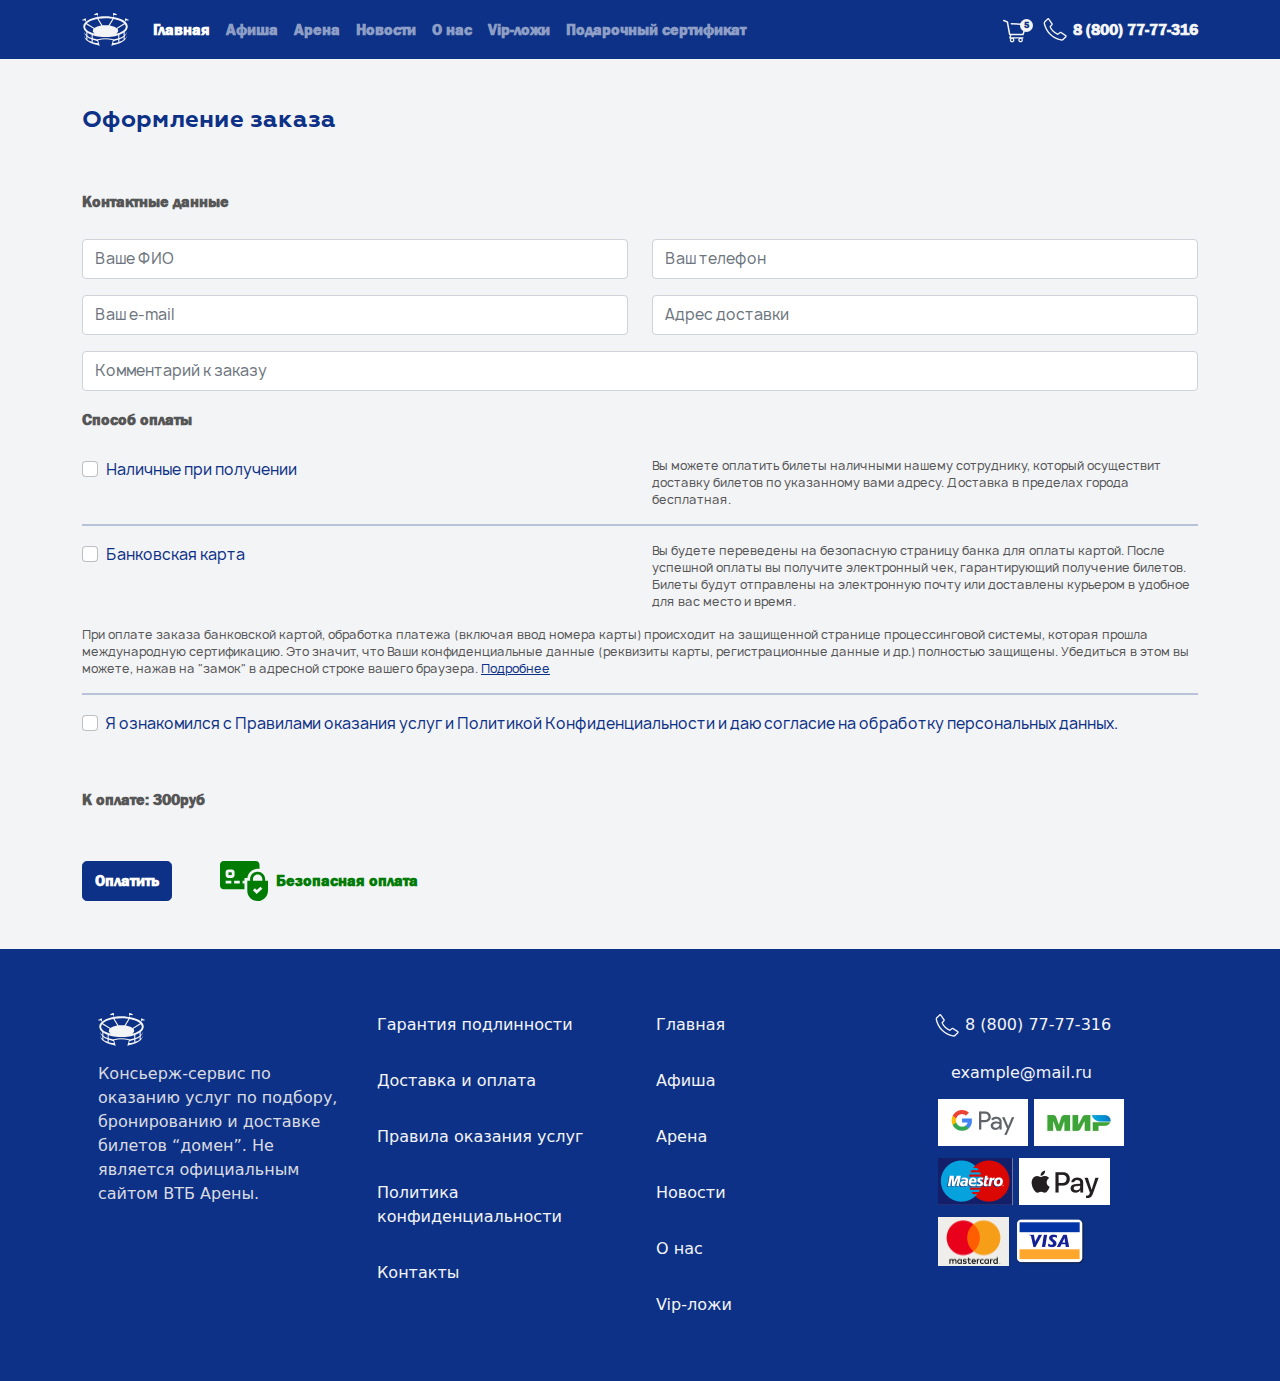
<file: сheckout.html>
<!DOCTYPE html>
<html lang="ru">

<head>
    <meta charset="UTF-8">
    <meta name="viewport" content="width=device-width, initial-scale=1.0">
    <link href="./bootstrap/css//bootstrap.css" rel="stylesheet">
    <link href="./style.css" rel="stylesheet">
    <title>Document</title>
</head>

<body>
    <!-- HEADER-START -->
    <header class="header">
        <nav class="navbar navbar-expand-lg navbar-dark">
            <div class="container">
                <a class="navbar-brand" href="./index.html">
                    <img src="./static/logo.svg" alt="">
                </a>
                <button class="navbar-toggler" type="button" data-bs-toggle="collapse"
                    data-bs-target="#navbarSupportedContent" aria-controls="navbarSupportedContent"
                    aria-expanded="false" aria-label="Toggle navigation">
                    <span class="navbar-toggler-icon"></span>
                </button>
                <div class="collapse navbar-collapse" id="navbarSupportedContent">
                    <ul class="navbar-nav me-auto mb-2 mb-lg-0">
                        <li class="nav-item">
                            <a class="nav-link active" aria-current="page" href="./index.html">Главная</a>
                        </li>
                        <li class="nav-item">
                            <a class="nav-link" href="./afisha.html">Афиша</a>
                        </li>
                        <li class="nav-item">
                            <a class="nav-link" href="./arena.html">Арена</a>
                        </li>
                        <li class="nav-item">
                            <a class="nav-link" href="./news.html">Новости</a>
                        </li>
                        <li class="nav-item">
                            <a class="nav-link" href="./contacts.html">О нас</a>
                        </li>
                        <li class="nav-item">
                            <a class="nav-link" href="./vip.html">Vip-ложи</a>
                        </li>
                        <li class="nav-item">
                            <a class="nav-link" href="./gift.html">Подарочный сертификат</a>
                        </li>
                    </ul>
                    <div class="d-flex">
                        <a class="nav-link basket" href="./basket.html">
                            <img src="./static/basket.svg" alt="Корзина">
                            <span class="basket__count rounded-circle">
                                5
                            </span>
                        </a>
                        <p class="phone mb-0">
                            <img src="./static/phone.svg" alt="">
                            <span class="phone__legend">
                                8 (800) 77-77-316
                            </span>
                        </p>
                    </div>
                </div>
            </div>
        </nav>
    </header>
    <!-- HEADER-END -->

    <section class="content">
        <div class="container">
            <div class="row my-5">
                <div class="col">
                    <h1 class="checkout--main-title">
                        Оформление заказа
                    </h1>
                </div>
            </div>
            <div class="row">
                <div class="col">
                    <form>
                        <div class="row mb-3">
                            <div class="col">
                                <h4 class="checkout--secondary-title">Контактные данные</h4>
                            </div>
                        </div>
                        <div class="row">
                            <div class="col-xs-12 col-sm-12 col-md-6">
                                <input type="text" placeholder="Ваше ФИО"
                                    class="form-control mb-3 checkout--control-text" id="exampleInputEmail1"
                                    aria-describedby="emailHelp">
                            </div>
                            <div class="col-xs-12 col-sm-12 col-md-6">
                                <input type="password" placeholder="Ваш телефон"
                                    class="form-control mb-3 checkout--control-text" id="exampleInputEmail1"
                                    aria-describedby="emailHelp">
                            </div>
                        </div>
                        <div class="row">
                            <div class="col-xs-12 col-sm-12 col-md-6">
                                <input type="email" placeholder="Ваш e-mail"
                                    class="form-control mb-3 checkout--control-text" id="exampleInputEmail1"
                                    aria-describedby="emailHelp">
                            </div>
                            <div class="col-xs-12 col-sm-12 col-md-6">
                                <input type="text" placeholder="Адрес доставки"
                                    class="form-control mb-3 checkout--control-text" id="exampleInputEmail1"
                                    aria-describedby="emailHelp">
                            </div>
                        </div>
                        <div class="row">
                            <div class="col-xs-12 col-sm-12 col-md-12">
                                <input type="text" placeholder="Комментарий к заказу"
                                    class="form-control mb-3 checkout--control-text" id="exampleInputEmail1"
                                    aria-describedby="emailHelp">
                            </div>
                        </div>
                        <div class="row mb-3">
                            <div class="col">
                                <h4 class="checkout--secondary-title">Способ оплаты</h4>
                            </div>
                        </div>
                        <div class="row">
                            <div class="col-xs-12 col-sm-6">
                                <div class="form-check">
                                    <input type="checkbox" class="form-check-input mb-3" id="exampleCheck1">
                                    <label class="form-check-label mb-3 checkout--label-text"
                                        for="exampleCheck1">Наличные при
                                        получении</label>
                                </div>
                            </div>
                            <div class="col-xs-12 col-sm-6">
                                <p class="checkout--form-description">Вы можете оплатить билеты наличными нашему
                                    сотруднику, который осуществит доставку
                                    билетов по указанному вами адресу. Доставка в пределах города бесплатная.</p>
                            </div>
                        </div>
                        <hr>
                        <div class="row">
                            <div class="col-xs-12 col-sm-6">
                                <div class="form-check">
                                    <input type="checkbox" class="form-check-input mb-3" id="exampleCheck1">
                                    <label class="form-check-label checkout--label-text" for="exampleCheck1">Банковская
                                        карта</label>
                                </div>
                            </div>
                            <div class="col-xs-12 col-sm-6">
                                <p class="checkout--form-description">Вы будете переведены на безопасную страницу банка
                                    для оплаты картой. После успешной
                                    оплаты вы получите электронный чек, гарантирующий получение билетов. Билеты будут
                                    отправлены на электронную почту или доставлены курьером в удобное для вас место и
                                    время.</p>
                            </div>
                        </div>
                        <div class="row mb-3 mt-3">
                            <div class="col-xs-12 col-sm-12">
                                <p class="checkout--form-description">При оплате заказа банковской картой, обработка
                                    платежа (включая ввод номера карты)
                                    происходит на защищенной странице процессинговой системы, которая прошла
                                    международную сертификацию. Это значит, что Ваши конфиденциальные данные (реквизиты
                                    карты, регистрационные данные и др.) полностью защищены. Убедиться в этом вы можете,
                                    нажав на "замок" в адресной строке вашего браузера.
                                    <a href="">Подробнее</a>
                                </p>
                            </div>
                        </div>
                        <hr>
                        <div class="row mb-5">
                            <div class="col-xs-12 col-sm-12">
                                <div class="form-check">
                                    <input type="checkbox" class="form-check-input" id="exampleCheck1">
                                    <label class="form-check-label checkout--label-text" for="exampleCheck1">
                                        Я ознакомился с Правилами оказания услуг и Политикой Конфиденциальности и даю
                                        согласие на обработку персональных данных.
                                    </label>
                                </div>
                            </div>
                        </div>
                        <div class="row mb-5">
                            <div class="col">
                                <span class="fw-bold checkout--secondary-title">
                                    К оплате: 300руб
                                </span>
                            </div>
                        </div>
                        <div class="row mb-5">
                            <div class="col">
                                <div class="d-flex">
                                    <button type="submit" class="btn btn-primary checkout--btn">Оплатить</button>
                                    <div class="d-flex align-items-center mx-5">
                                        <img src="./static/safe-deal.svg" alt="">
                                        <span class="safe-deal-text mx-2 fw-bold">Безопасная оплата</span>
                                    </div>
                                </div>
                            </div>
                        </div>
                    </form>
                </div>
            </div>
        </div>
    </section>

    <!-- FOOTER START -->

    <footer class="footer">
        <div class="container">
            <div class="row gx-0 gy-0 py-5">
                <div class="col-xs-12 col-sm-12 col-md-12 col-lg-3 px-3">
                    <img class="my-3" src="./static/logo.svg" alt="">
                    <p class="footer__description m-0">
                        Консьерж-сервис по оказанию услуг по подбору, бронированию и доставке билетов “домен”.
                        Не является официальным сайтом ВТБ Арены.
                    </p>
                </div>
                <div class="col-xs-12 col-sm-6 col-md-4 col-lg-3 px-3">
                    <ul class="list-group">
                        <li class="list-group-item">
                            <a class="nav-link" href="./guarantee.html">
                                Гарантия подлинности
                            </a>
                        </li>
                        <li class="list-group-item">
                            <a class="nav-link" href="">
                                Доставка и оплата
                            </a>
                        </li>
                        <li class="list-group-item">
                            <a class="nav-link" href="">
                                Правила оказания услуг
                            </a>
                        </li>
                        <li class="list-group-item">
                            <a class="nav-link" href="">
                                Политика конфиденциальности
                            </a>
                        </li>
                        <li class="list-group-item">
                            <a href="./contacts.html" class="nav-link">
                                Контакты
                            </a>
                        </li>
                    </ul>
                </div>
                <div class="col-xs-12 col-sm-6 col-md-4 col-lg-3 px-3">
                    <ul class="list-group">
                        <li class="list-group-item">
                            <a class="nav-link" href="./index.html">
                                Главная
                            </a>
                        </li>
                        <li class="list-group-item">
                            <a class="nav-link" href="./afisha.html">
                                Афиша
                            </a>
                        </li>
                        <li class="list-group-item">
                            <a class="nav-link" href="./arena.html">
                                Арена
                            </a>
                        </li>
                        <li class="list-group-item">
                            <a class="nav-link" href="./news.html">
                                Новости
                            </a>
                        </li>
                        <li class="list-group-item">
                            <a class="nav-link" href="./contacts.html">
                                О нас
                            </a>
                        </li>
                        <li class="list-group-item">
                            <a class="nav-link" href="./vip.html">
                                Vip-ложи
                            </a>
                        </li>
                    </ul>
                </div>
                <div class="col-xs-12 col-sm-12 col-md-4 col-lg-3 px-3">
                    <p class="phone mb-0 py-3">
                        <img src="./static/phone.svg" alt="">
                        <span class="phone__legend">
                            8 (800) 77-77-316
                        </span>
                    </p>
                    <a class="nav-link" href="mailto:example@mail.ru">example@mail.ru</a>
                    <div class="pay-block">
                        <img src="./static/content/gpay.png" alt="">
                        <img src="./static/content/wpay.png" alt="">
                        <img src="./static/content/mopay.png" alt="">
                        <img src="./static/content/apay.png" alt="">
                        <img src="./static/content/mpay.png" alt="">
                        <img src="./static/content/vpay.png" alt="">
                    </div>
                </div>
            </div>
        </div>
    </footer>

    <!-- FOOTER END -->
    <script src="./bootstrap/js/bootstrap.js"></script>
</body>

</html>
</file>
<file: style.css>
header,
footer {
    background-color: #0D3186;
}

header {
    font-family: "FranklinGothicDemi", Fallback, 'sans-serif';
    font-style: normal;
    font-weight: 600;
    font-size: 16px;
    line-height: 26px;
    color: #F3F4F6;
}

a,
.btn-link {
    color: #0D3186;
}

body {
    background-color: #E5E5E5;
}

p {
    margin: 0;
}

.btn {
    color: #FFFFFF;
    background: #0D3186;
    border-radius: 4.8px;
}

.btn-link {
    color: #0D3186;
    background: none;
    text-decoration: none;
}

.btn-primary {
    background-color: #0D3186;
    border-color: #0D3186
}

h1 {
    color: #0D3186;
}

hr {
    border: 1px solid #0D3186;
}

.nav-link {
    color: #F3F4F6;
}

.navbar-light .navbar-toggler-icon {
    background-image: url("./static/burger.svg");
}

.basket {
    position: relative;
}

.basket__count {
    display: flex;
    align-items: center;
    justify-content: center;
    position: absolute;
    top: 10px;
    right: 10px;

    width: 13px;
    height: 13px;

    background-color: #F3F4F6;
    color: #0D3186;

    font-size: 9px;
    font-weight: 600;
}

.phone {
    display: flex;
    align-items: center;
    color: #F3F4F6;
}

.phone__legend {
    margin-left: 6px;
}

.arena-img,
.guarantee-img,
.vip-img,
.gift-img,
.event-img {
    display: flex;
    justify-content: center;
    align-items: center;
    position: relative;
    height: 350px;
    margin: 0 auto;
}

.top-blanket {
    display: flex;
    justify-content: center;
    align-items: center;
    position: absolute;
    width: 100%;
    height: 100%;
    background-color: rgb(255, 255, 255, 0.5);
}

.event-img--mobile {
    display: none;
    flex-direction: column;
    align-items: center;
    height: 350px;
    margin: 0 auto;
}

.event-img--mobile__top {
    display: flex;
    justify-content: space-between;
    align-items: center;
    width: 100%;
    margin: 28px 0;
}

.event-img--mobile__top img {
    width: 100px;
    height: 100px;
}

.arena-img {
    background: url('./static/content/arena.png') no-repeat;
    background-position: center;
    background-size: cover;
}

.guarantee-img {
    background: url('./static/content/guaranteehead.png') no-repeat;
    background-position: center;
    background-size: cover;
}

.vip-img {
    background: url('./static/content/viphead.png') no-repeat;
    background-position: center;
    background-size: cover;
}

.gift-img {
    background: url('./static/content/gifthead.png') no-repeat;
    background-position: center;
    background-size: cover;
}

.event-img--mobile {
    background: url('./static/content/event.png') no-repeat;
}

.event-img {
    display: flex;
    flex-direction: column;
    background: url('./static/content/event.png') no-repeat;
    background-position: center;
    background-size: cover;
}

.event-img img {
    max-width: 115px;
    max-height: 115px;
}

.arena-img__title,
.guarantee-img__title,
.vip-img__title,
.gift-img__title {
    background: linear-gradient(270.09deg, rgba(255, 255, 255, 0) -0.7%, #FFFFFF 56.95%, rgba(255, 255, 255, 0) 99.92%);
    min-width: 270px;
    text-align: center;

    font-weight: 900;
    font-size: 24px;
    line-height: 26px;

    font-family: "GeometriaBold", Fallback, 'sans-serif';
}

.list-group-item {
    padding: 16px 0;
    background: none;
    border: none;
}

.list-group-item a {
    padding: 0;
}

.footer__description {
    color: #D9DBE1;
}

.pay-block {
    display: flex;
    flex-wrap: wrap;
}

.pay-block img {
    display: block;
    margin: 6px 3px;
}

.content {
    display: flex;
    flex-direction: column;
    /* justify-content: center; */
    min-height: calc(100vh - 432px);
    background-color: #F3F4F6;
}

.form {
    width: 445px;
}

.afisha-link {
    position: relative;
}

.afisha-link__border {
    display: none;
    position: absolute;
    width: 100%;
    height: 8px;
    bottom: -24px;
    background-color: #0D3186;
}

.afisha-link a {
    color: #565656;
}

.afisha-link a:hover+.afisha-link__border {
    display: block;
}

.afisha-link--active>.afisha-link__border {
    display: block;
}

.afisha-link--active>a {
    color: #0D3186;
}

.basket-table thead tr th {
    border: none !important;
}

.basket-table tbody tr {
    border-bottom: 1px solid #0D3186 !important;
}

.basket-table__count--mobile {
    display: none;
}

.safe-deal-text {
    font-family: "FranklinGothicDemi", Fallback, 'sans-serif';
    font-style: normal;
    font-weight: 600;
    font-size: 16px;
    line-height: 26px;
    color: #007C05;
}

.main__arena {
    max-width: 350px;
}


/* the slides */
.slick-slide {
    margin: 0 10px;
}

.main-top-carousel {
    max-width: 1440px;
    margin: 0 auto;
}

.main-top-carousel .slick-slide {
    margin: 0;
}

/* the parent */
.slick-list {
    margin: 0 -10px;
}

.slick-prev:before,
.slick-next:before {
    color: #0D3186 !important;
    font-size: 30px !important;
}

.about-drop-menu {
    background-color: #0D3186;
}

.about-drop-menu .dropdown-item {
    color: #fff !important;
}

.about-drop-menu .dropdown-item:hover {
    background-color: #fff !important;
    color: #0D3186 !important;
}

.main-top-carousel__item {
    position: relative;
    min-height: 414px !important;
}

.main-top-carousel__img {
    position: absolute;
    width: 100%;
    max-width: 100%;
    max-height: 100%;
    top: 0;
    left: 0;
    z-index: -1;
    object-fit: cover;
}

.slick-slide:not(.slick-current) {
    background-image: linear-gradient(0deg, rgba(0, 0, 0, 0.85), rgba(0, 0, 0, 0.85));
    background-size: contain;
}

.main-top-carousel__frame {
    color: white;
    background-color: rgba(0, 0, 0, 0.8);
    padding: 26px;
}

/* pp layouts start */

/* arena */
.arena-info {
    font-family: 'Manrope', Fallback, 'sans-serif';
    font-style: normal;
    font-weight: normal;
    font-size: 15px;
    line-height: 26px;
    font-feature-settings: 'liga'off;
    color: #000000;
}

.arena-info__container {
    margin: 115px 0 108px 0;
}

.arena-info__descrption--p2 {
    margin: 27px 0 40px 0;
}

.arena-info__img {
    height: 100%;
}

.arena-info__img img {
    height: 100%;
}

/* arena end */


/* news start */
.news__title {
    margin: 57px 0 34px 0;
    font-weight: 900;
    font-size: 24px;
    line-height: 26px;
    color: #0D3186;
}

.news-card__title {
    font-size: 16px;
    line-height: 26px;
    text-transform: uppercase;
    color: #333333;
    margin: 0;
}

.news-card__text {
    font-size: 15px;
    line-height: 26px;
    font-feature-settings: 'liga'off;
    color: #565656;
}

.news-card__link {
    display: block;
    margin-top: 18px;
    font-size: 14px;
    line-height: 23px;
    text-decoration-line: underline;
    color: #0D3186;
}

.news-card .card-body {
    padding: 8px 22px 25px 22px;
}

.news__more {
    display: flex;
    justify-content: center;
    width: 100%;
    margin: 41px 0 80px 0;
    font-size: 16px;
    line-height: 26px;
    text-transform: uppercase;
}

.content__news-card {
    margin-bottom: 66px;
}

/* news end */

.event-img__title {
    text-align: center;
    max-width: 755px;
    font-weight: 900;
    font-size: 24px;
    line-height: 26px;
    text-align: center;
    color: #0D3186;
    background: linear-gradient(270.09deg, rgba(255, 255, 255, 0) -0.7%, #FFFFFF 56.95%, rgba(255, 255, 255, 0) 99.92%);
}

.event-question {
    display: flex;
    flex-direction: column;
}

.event-question--mobile {
    display: none;
}


.event-question__top {
    display: flex;
    align-items: center;
    margin-bottom: 16px;
}

.event-question__left {
    display: flex;
    align-items: center;
    flex-direction: column;
    margin-right: 12px;
}

.event-question__left .event-question__circle {
    margin-right: 0;
}

.event-question__left .event-question__line {
    width: 2px;
    height: 100%;
    background: url('./static/content/line-vertical.png') repeat;
}

.event-question__circle {
    min-width: 24px;
    height: 24px;
    background-color: #0D3186;
    border-radius: 50%;
    margin-right: 24px;
}

.event-question__head {
    font-weight: 900;
    font-size: 24px;
    line-height: 26px;
    color: #18191F;
}

.event-question__description {
    font-size: 15px;
    line-height: 26px;
    color: #18191F;
}

.event-question__line {
    width: 100%;
    height: 2px;
    background: url('./static/content/event-dot-line.png') repeat;
}

.event-secondary-title {
    font-size: 14px;
    line-height: 23px;
    text-align: center;
    color: #0D3186;
}

.event__event-secondary-title {
    margin-top: 82px;
    margin-bottom: 35px;
}

.event-tickets-cost__container {
    display: flex;
    justify-content: center;
    margin-bottom: 16px;
}

.event-tickets-cost__elem {
    display: flex;
    align-items: center;
    cursor: pointer;
    font-size: 12px;
    line-height: 26px;
    text-align: center;
    background: none;
    border: none;
    font-feature-settings: 'liga'off;
    color: #565656;
}

.event-tickets-cost__elem::before {
    content: '';
    display: block;
    width: 8px;
    height: 8px;
    border-radius: 50%;
    margin-right: 6px;
}

.event-tickets-cost__elem--low::before {
    background-color: #FF0000;
}

.event-tickets-cost__elem--medium::before {
    background-color: #FF7A00;
}

.event-tickets-cost__elem--high::before {
    background-color: #03A81D;
}

.event-tickets-cost__elem--large::before {
    background-color: #0D3186;
}

.event-tickets-cost__elem--sold::before {
    background-color: #B4B4B4;
}

.event-btn-list {
    color: #fff;
    background-color: #0D3186;
    border: 1px solid #0D3186;
    border-radius: 5px;
}

.event-btn-list__container {
    padding: 8px 13px;
}

.event-show__container {
    display: flex;
    justify-content: center;
    margin-bottom: 15px;
}

.event-description__text {
    margin: 72px 0 100px 0
}

.event-people-now__container {
    display: flex;
    justify-content: center;
    font-size: 14px;
    line-height: 23px;
    color: #0D3186;
}

.event-stadium {
    position: relative;
}

.event-stadium__mini-map {
    position: absolute;
    top: 0;
    right: 0;
}

.event-stadium__btns {
    display: flex;
    flex-direction: column;
    position: absolute;
    top: 50%;
    right: 0;
}

.tickets {
    width: 202px;
}

.event-ticket {
    border-bottom: 1px solid #A4B6F3;
}

.event-stadium__tickets {
    display: flex;
    flex-direction: column;
    position: absolute;
    left: 0;
    bottom: 0;
    background: #FFFFFF;
    border: 1px solid #0D3186;
}

.event-stadium__main-map {
    margin: 35px 0 37px 0;
}

.event-ticket__top {
    display: flex;
    justify-content: space-between;
    align-items: center;
}

.tickets__container {
    padding: 16px 11px;
}

.event-ticket__head {
    margin: 0;
    font-size: 14px;
    line-height: 23px;
    color: #000000;
}

.event-ticket__body {
    display: flex;
    flex-direction: column;
    margin-bottom: 5px;
}

.event-ticket__remove {
    display: flex;
    align-items: center;
    background: none;
    border: none
}

.tickets__event-ticket {
    margin-bottom: 16px;
}

.tickets__event-ticket:last-child {
    margin-bottom: 0;
}

.event-ticket__legend {
    font-size: 12px;
    line-height: 14px;
    color: #0D3186;
}

.event-sector,
.event-place {
    display: flex;
    justify-content: space-between;
    background-color: #FFFFFF;
    border-radius: 4.8px;
}

.event-sector__container,
.event-place__container {
    display: flex;
    align-items: center;
    width: 100%;
    padding: 7.5px 0 7.5px 29px;
}

.event-places__container {
    padding: 0px 16px 8px 16px;
}

.event-sectors__event-place {
    margin-bottom: 8px
}

.event-places__link {
    margin-top: -8px
}

.event-sector__number {
    min-width: 120px;
    font-size: 15px;
    line-height: 26px;
    font-feature-settings: 'liga'off;
    color: #0D3186;
}

.event-sector__places {
    display: flex;
    justify-content: center;
    width: 100%;
    font-size: 15px;
    line-height: 26px;
    font-feature-settings: 'liga'off;
    color: #AAAAAA;
}

.event-sector__btn,
.event-place__btn {
    display: flex;
    align-items: center;
    min-width: 163px;
    justify-content: space-between;
    background-color: #FFFFFF;
    padding: 8.5px 20px;
    font-size: 12px;
    line-height: 23px;
    color: #0D3186;
    border: 1px solid #0D3186;
}

.event-sector__btn--none {
    color: #fff;
    background-color: #565656;
}

.event-sectors__event-sector {
    margin-bottom: 10px;
}

.event-place__number {
    font-size: 15px;
    line-height: 26px;
    font-feature-settings: 'liga'off;
    color: #0D3186;
}

.event-place__places {
    font-size: 15px;
    line-height: 26px;
    font-feature-settings: 'liga'off;
    color: #565656;
    margin-left: 24px;
}

.event-all-place-link {
    display: flex;
    justify-content: center;
    text-decoration: none;
    width: 100%;
    color: #fff;
    background-color: #0D3186;
    border-radius: 4.8px;
}

.event-all-place-link__container {
    padding: 8px 16px;
}

.arena-info__descrption--p1 {
    margin-top: 42px;
}


.arena-info__descrption--p3 {
    margin-bottom: 52px;
}

.main-top-carousel-container {
    background-color: #F3F4F6;
}

.main-top-carousel__btn {
    background: none;
    border: none;
    cursor: pointer;
    position: absolute;

    transform: scale(1);
    transition: 0.4s;
}


.main-top-carousel__btn:hover {
    transform: scale(1.1);
    transition: 0.4s;
}

.main-top-carousel__btn--prev {
    bottom: 105px;
    left: 180px;
    z-index: 99999;
}

.main-top-carousel__btn--next {
    top: 85px;
    left: 180px;
}

.main-top-carousel__counter {
    position: absolute;
    top: 185px;
    left: 185px;
    color: #F3F4F6;
    font-size: 18px;
    line-height: 26px;
}

.form-gift__btn,
.form-vip__btn {
    max-width: 175px;
    margin: 0 auto;
    font-family: "FranklinGothicDemi", Fallback, 'sans-serif';
    font-style: normal;
    font-weight: 600;
    font-size: 16px;
    line-height: 26px;
    color: #FFFFFF;

}

.guarantee-list {
    list-style-type: none;
    padding: 0;
}

.guarantee-list li::before {
    content: "-";
}

.contacts-address {
    display: flex;
    flex-direction: column;
    align-items: center;
    color: #0D3186;
    font-weight: 600;
    font-size: 16px;
    line-height: 26px;
    text-align: center;
}

.contacts-address__item {
    margin-top: 4px;
}

.contacts-address__item:first-child {
    margin-top: 16px;
}

.contacts-extra-info {
    display: flex;
    flex-direction: column;
    align-items: center;
    text-align: center;
    font-size: 15px;
    line-height: 26px;
    text-align: center;
    color: #565656;
}

.contacts-extra-info__item {
    margin-top: 4px;
}

.contacts-extra-info__item:first-child {
    margin-top: 16px;
}

.main-top-carousel__item:not(.slick-current) div+div {
    display: none;
}

.afisha-card {
    border: none;
}

.afisha-entartainment-btn {
    font-size: 16px;
    line-height: 26px;
    text-transform: uppercase;
    color: #0D3186;
}

.news-carousel__btn {
    background: none;
    border: none;
}

.news-carousel__btn--next {
    transform: rotate(180deg);
}

.news-carousel {
    display: flex !important;
}

.vip-description {
    font-family: "Manrope", Fallback, sans-serif;
    font-style: normal;
    font-weight: normal;
    font-size: 15px;
    line-height: 26px;
    /* or 173% */

    font-feature-settings: 'liga'off;

    /* черно-серый */

    color: #565656;
}

.title--response {
    font-family: "GeometriaBold", Fallback, 'sans-serif';
    font-style: normal;
    font-weight: 900;
    font-size: 24px;
    line-height: 26px;
    color: #565656;
}

.guarantee--description {
    font-family: "FranklinGothicMedium", Fallback, 'sans-serif';
    font-style: normal;
    font-weight: normal;
    font-size: 14px;
    line-height: 23px;
    color: #000000;
}

.guarantee--title-secondary {
    font-family: "FranklinGothicDemi", Fallback, 'sans-serif';
    font-style: normal;
    font-weight: 600;
    font-size: 16px;
    line-height: 26px;
    color: #000000;
}

.guarantee--description-second {
    font-family: "Manrope", Fallback, 'sans-serif';
    font-style: normal;
    font-weight: normal;
    font-size: 15px;
    line-height: 26px;
    font-feature-settings: 'liga'off;
    color: #000000;
}

.thanks--title {
    font-family: "GeometriaBold", Fallback, 'sans-serif';
    font-style: normal;
    font-weight: 900;
    font-size: 24px;
    line-height: 26px;
    text-align: center;
    color: #0D3186;
}

.thanks--answer {
    font-family: "Manrope", Fallback, 'sans-serif';
    font-style: normal;
    font-weight: normal;
    font-size: 15px;
    line-height: 26px;
    font-feature-settings: 'liga'off;
    color: #565656;
}

.checkout--main-title {
    font-family: "GeometriaBold", Fallback, 'sans-serif';
    font-style: normal;
    font-weight: 900;
    font-size: 24px;
    line-height: 26px;
    color: #0D3186;
}

.checkout--secondary-title {
    font-family: "FranklinGothicDemi", Fallback, 'sans-serif';
    font-style: normal;
    font-weight: 600;
    font-size: 16px;
    line-height: 26px;
    color: #565656;
}

.checkout--control-text {
    font-family: "Manrope", Fallback, 'sans-serif';
    font-style: normal;
    font-weight: normal;
    font-size: 15px;
    line-height: 26px;
    font-feature-settings: 'liga'off;
    color: #BDBDBD;
}

.checkout--label-text {
    font-family: "Manrope", Fallback, 'sans-serif';
    font-style: normal;
    font-weight: normal;
    font-size: 15px;
    line-height: 26px;
    font-feature-settings: 'liga'off;
    color: #0D3186;
}

.checkout--form-description {
    font-family: "Manrope", Fallback, 'sans-serif';
    font-style: normal;
    font-weight: normal;
    font-size: 12px;
    line-height: 17px;
    color: #565656;
}

.checkout--btn {
    font-family: "FranklinGothicDemi", Fallback, 'sans-serif';
    font-style: normal;
    font-weight: 600;
    font-size: 16px;
    line-height: 26px;
    color: #FFFFFF;
}

.basket--main-title {
    font-family: "GeometriaBold", Fallback, 'sans-serif';
    font-style: normal;
    font-weight: 900;
    font-size: 24px;
    line-height: 26px;
    color: #0D3186;
}

.basket--col-title {
    font-family: "FranklinGothicDemi", Fallback, 'sans-serif';
    font-style: normal;
    font-weight: 600;
    font-size: 16px;
    line-height: 26px;
    color: #565656;
}

.basket--product-title {
    font-family: "Manrope", Fallback, 'sans-serif';
    font-style: normal;
    font-weight: normal;
    font-size: 15px;
    line-height: 26px;
    font-feature-settings: 'liga'off;
    color: #565656;
}

.basket--product-extra-info {
    font-family: "FranklinGothicDemi", Fallback, 'sans-serif';
    font-style: normal;
    font-weight: 600;
    font-size: 16px;
    line-height: 26px;
    color: #565656;
}

.basket--place-title {
    font-family: "FranklinGothicMedium", Fallback, 'sans-serif';
    font-style: normal;
    font-weight: normal;
    font-size: 14px;
    line-height: 23px;
    color: #565656;
}

.basket--btn-title {
    font-family: "FranklinGothicDemi", Fallback, 'sans-serif';
    font-style: normal;
    font-weight: 600;
    font-size: 16px;
    line-height: 26px;
    color: #FFFFFF;
}

/* pp layouts end */

@media (max-width: 575px) {
    .main__img--small-gap {
        margin-top: 24px;
    }

    /* 
    .main-top-carousel__item {
        height: 280px !important;
    } */

    .arena-info__descrption--p1,
    .arena-info__descrption--p2,
    .arena-info__descrption--p3 {
        margin: 0;
        margin-bottom: 14px;
    }

    .arena-info__descrption--p1 {
        margin-top: 14px;
    }

    .arena-info__container {
        margin: 32px 0;
    }

    .content__news-card {
        margin-bottom: 32px;
    }

    .event-sectors__event-sector {
        flex-direction: column;
    }

    .event-sectors__event-place {
        flex-direction: column;
    }

    .main-top-carousel__counter {
        display: none;
    }

    .afisha-link__border {
        bottom: -2px;
    }
}

@media (min-width: 576px) and (max-width: 767px) {
    .arena-info__img {
        margin-bottom: 38px;
    }

    .arena-info__container {
        margin: 115px 0 72px 0;
    }

    .main-top-carousel__btn--prev {
        bottom: 95px;
        left: 10px;
    }

    .main-top-carousel__btn--next {
        top: 75px;
        left: 10px;
    }

    .main-top-carousel__counter {
        top: 185px;
        left: 15px;
    }

    .afisha-link__border {
        bottom: -2px;
    }
}

@media (min-width: 768px) and (max-width: 991px) {
    .afisha-link__border {
        display: none !important;
    }

    .afisha-links-container {
        display: flex;
        justify-content: center;
    }

    .news-carousel .slick-list {
        padding: 0 20% 0 0 !important;
    }

    .arena-info__img {
        margin-bottom: 42px;
    }

    .main-top-carousel__btn--prev {
        bottom: 105px;
        left: 30px;
    }

    .main-top-carousel__btn--next {
        top: 85px;
        left: 30px;
    }

    .main-top-carousel__counter {
        top: 185px;
        left: 35px;
    }


}

@media (min-width: 992px) and (max-width: 1439px) {

    .main-top-carousel__btn--prev {
        bottom: 105px;
        left: 20px;
    }

    .main-top-carousel__btn--next {
        top: 85px;
        left: 20px;
    }

    .main-top-carousel__counter {
        top: 195px;
        left: 25px;
    }

    .arena-info__descrption--p1,
    .arena-info__descrption--p2,
    .arena-info__descrption--p3 {
        margin: 0;
    }
}

@media (max-width: 767px) {
    .event-question--mobile {
        display: flex;
    }

    .event-question {
        display: none;
    }

    .container__event-question--mobile {
        margin-bottom: 30px;
    }

    .event-img--mobile {
        display: flex;
    }

    .event-img {
        display: none;
    }
}

@media (max-width: 991px) {
    .event-stadium {
        display: none;
    }

    .event-tickets-cost {
        display: none;
    }
}

@media (max-width: 1199px) {
    .basket-table__count {
        display: none;
    }

    .basket-table__count--mobile {
        display: flex;
        flex-direction: column;
        align-items: center;
    }
}

@media(min-width: 1440px) {

    .arena-info__descrption--p1 {
        margin: 0;
    }
}

/* FONTS */

@font-face {
    font-family: 'Manrope';
    src: url('./static/fonts/manrope_regular.eot');
    src: url('./static/fonts/manrope_regular.eot?#iefix') format('embedded-opentype'),
        url('./static/fonts/manrope_regular.woff2') format('woff2'),
        url('./static/fonts/manrope_regular.woff') format('woff'),
        url('./static/fonts/manrope_regular.ttf') format('truetype'),
        url('./static/fonts/manrope_regular.svg') format('svg');
}

@font-face {
    font-family: 'GeometriaLight';
    src: url('./static/fonts/geometria-light.eot');
    src: url('./static/fonts/geometria-light.eot?#iefix') format('embedded-opentype'),
        url('./static/fonts/geometria-light.woff2') format('woff2'),
        url('./static/fonts/geometria-light.woff') format('woff'),
        url('./static/fonts/geometria-light.ttf') format('truetype'),
        url('./static/fonts/geometria-light.svg') format('svg');
}

@font-face {
    font-family: 'GeometriaBold';
    src: url('./static/fonts/geometria-bold.eot');
    src: url('./static/fonts/geometria-bold.eot?#iefix') format('embedded-opentype'),
        url('./static/fonts/geometria-bold.woff2') format('woff2'),
        url('./static/fonts/geometria-bold.woff') format('woff'),
        url('./static/fonts/geometria-bold.ttf') format('truetype'),
        url('./static/fonts/geometria-bold.svg') format('svg');
}

@font-face {
    font-family: 'FranklinGothicMedium';
    src: url('./static/fonts/franklin_gothic_medium.eot');
    src: url('./static/fonts/franklin_gothic_medium.eot?#iefix') format('embedded-opentype'),
        url('./static/fonts/franklin_gothic_medium.woff2') format('woff2'),
        url('./static/fonts/franklin_gothic_medium.woff') format('woff'),
        url('./static/fonts/franklin_gothic_medium.ttf') format('truetype'),
        url('./static/fonts/franklin_gothic_medium.svg') format('svg');
}

@font-face {
    font-family: 'FranklinGothicDemi';
    src: url('./static/fonts/franklin_gothic_demi.eot');
    src: url('./static/fonts/franklin_gothic_demi.eot?#iefix') format('embedded-opentype'),
        url('./static/fonts/franklin_gothic_demi.woff2') format('woff2'),
        url('./static/fonts/franklin_gothic_demi.woff') format('woff'),
        url('./static/fonts/franklin_gothic_demi.ttf') format('truetype'),
        url('./static/fonts/franklin_gothic_demi.svg') format('svg');
}
</file>
